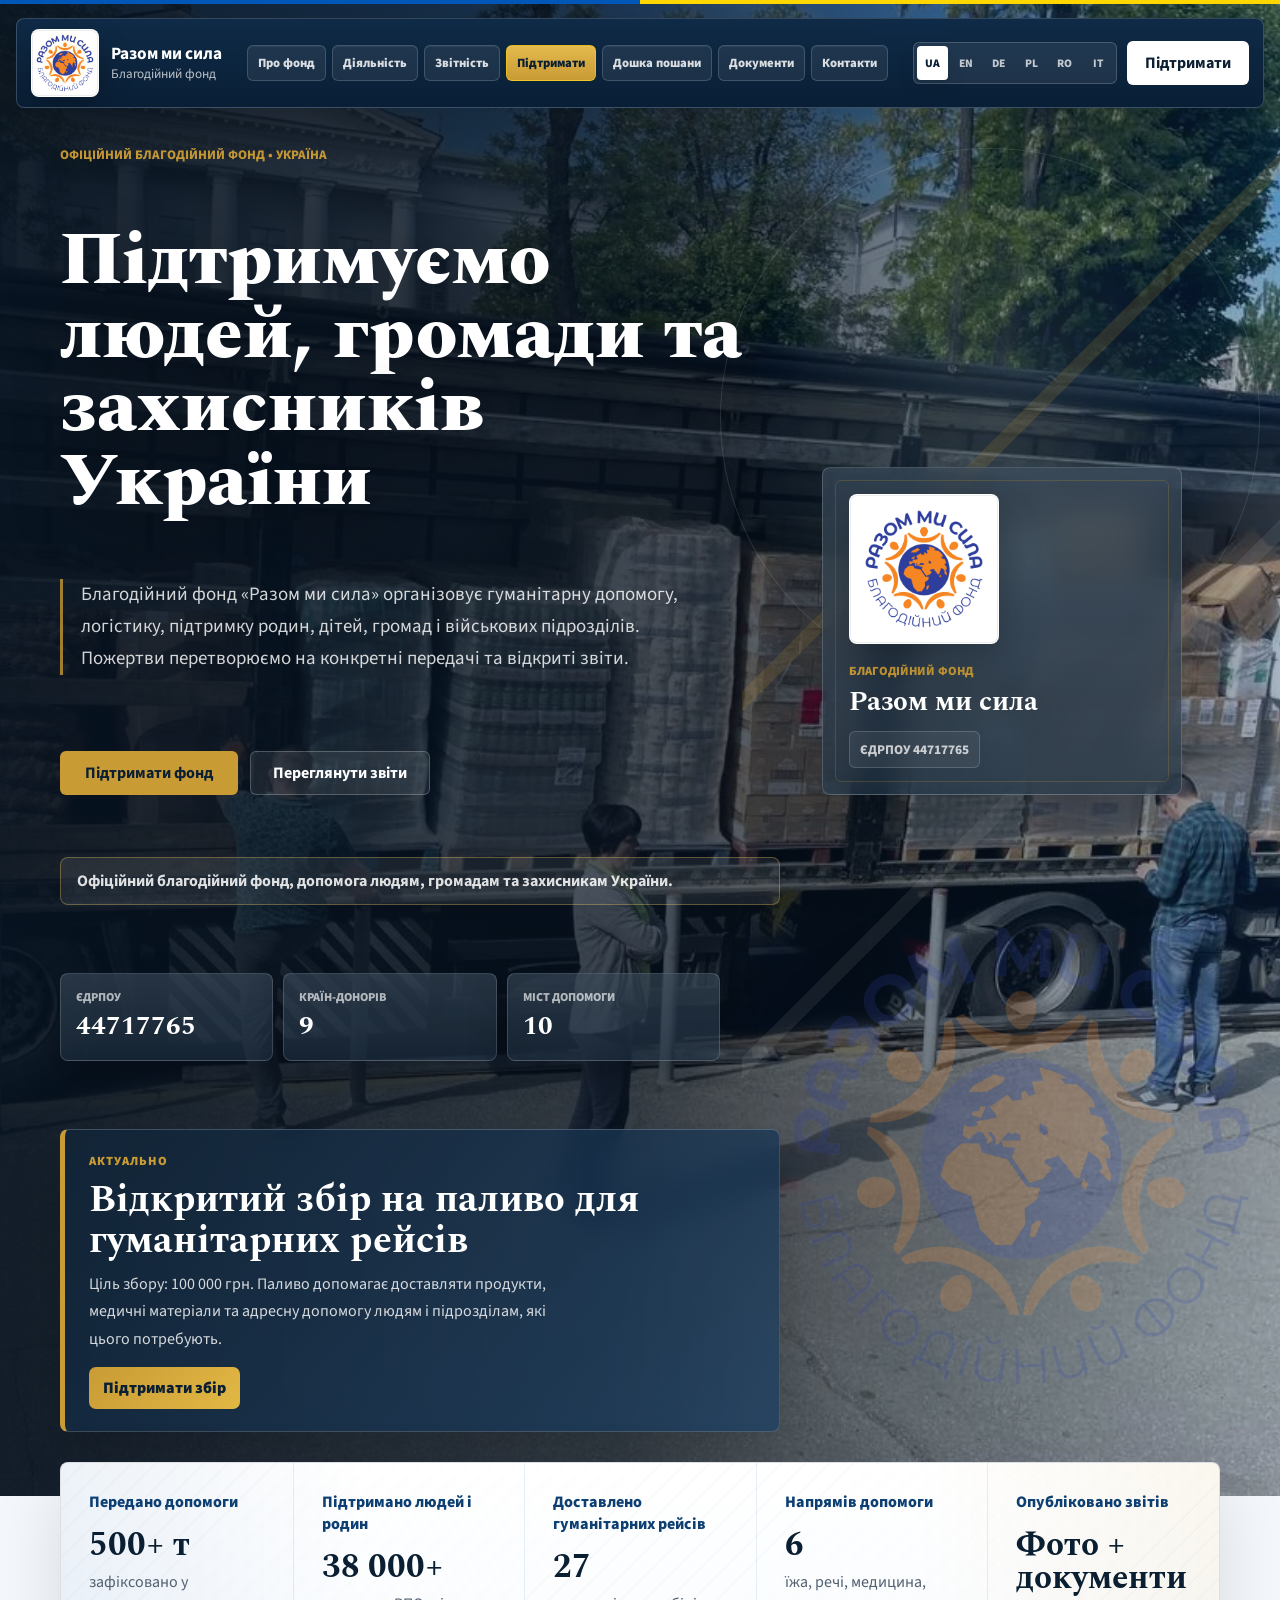
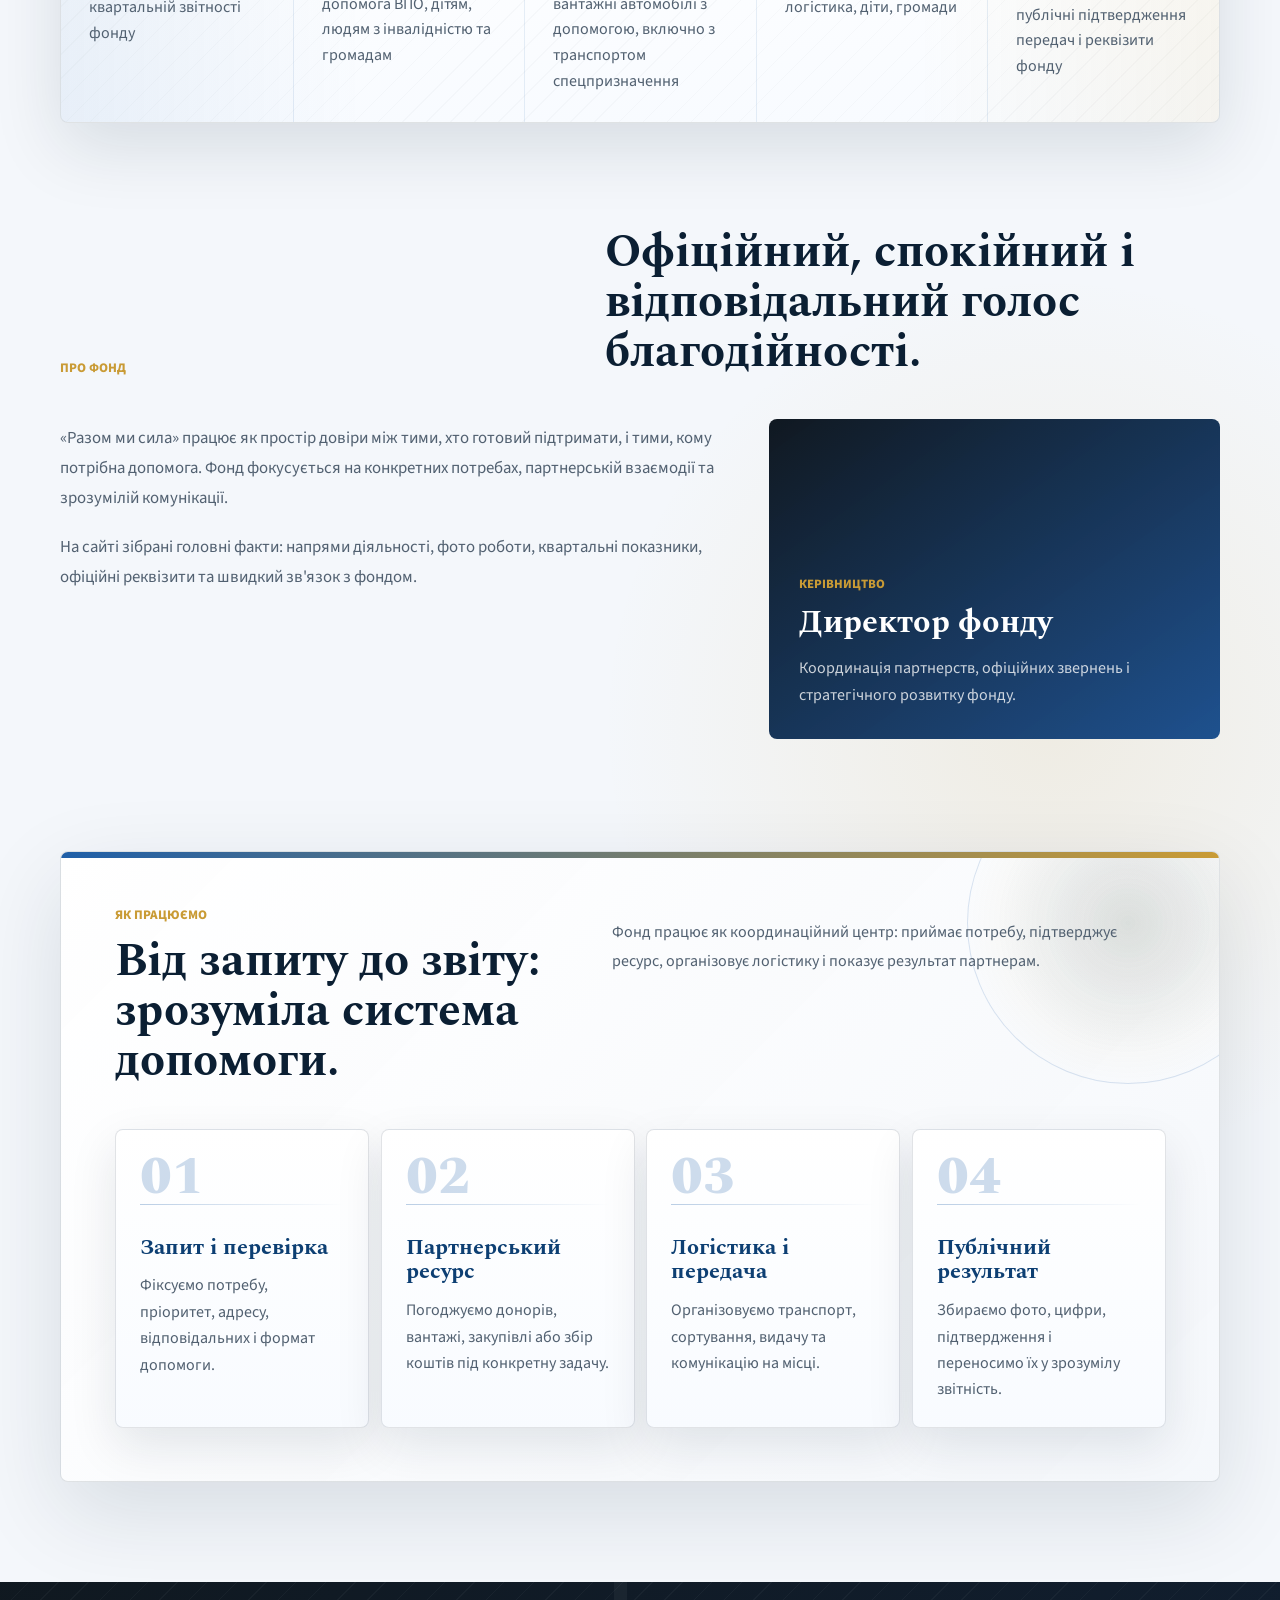
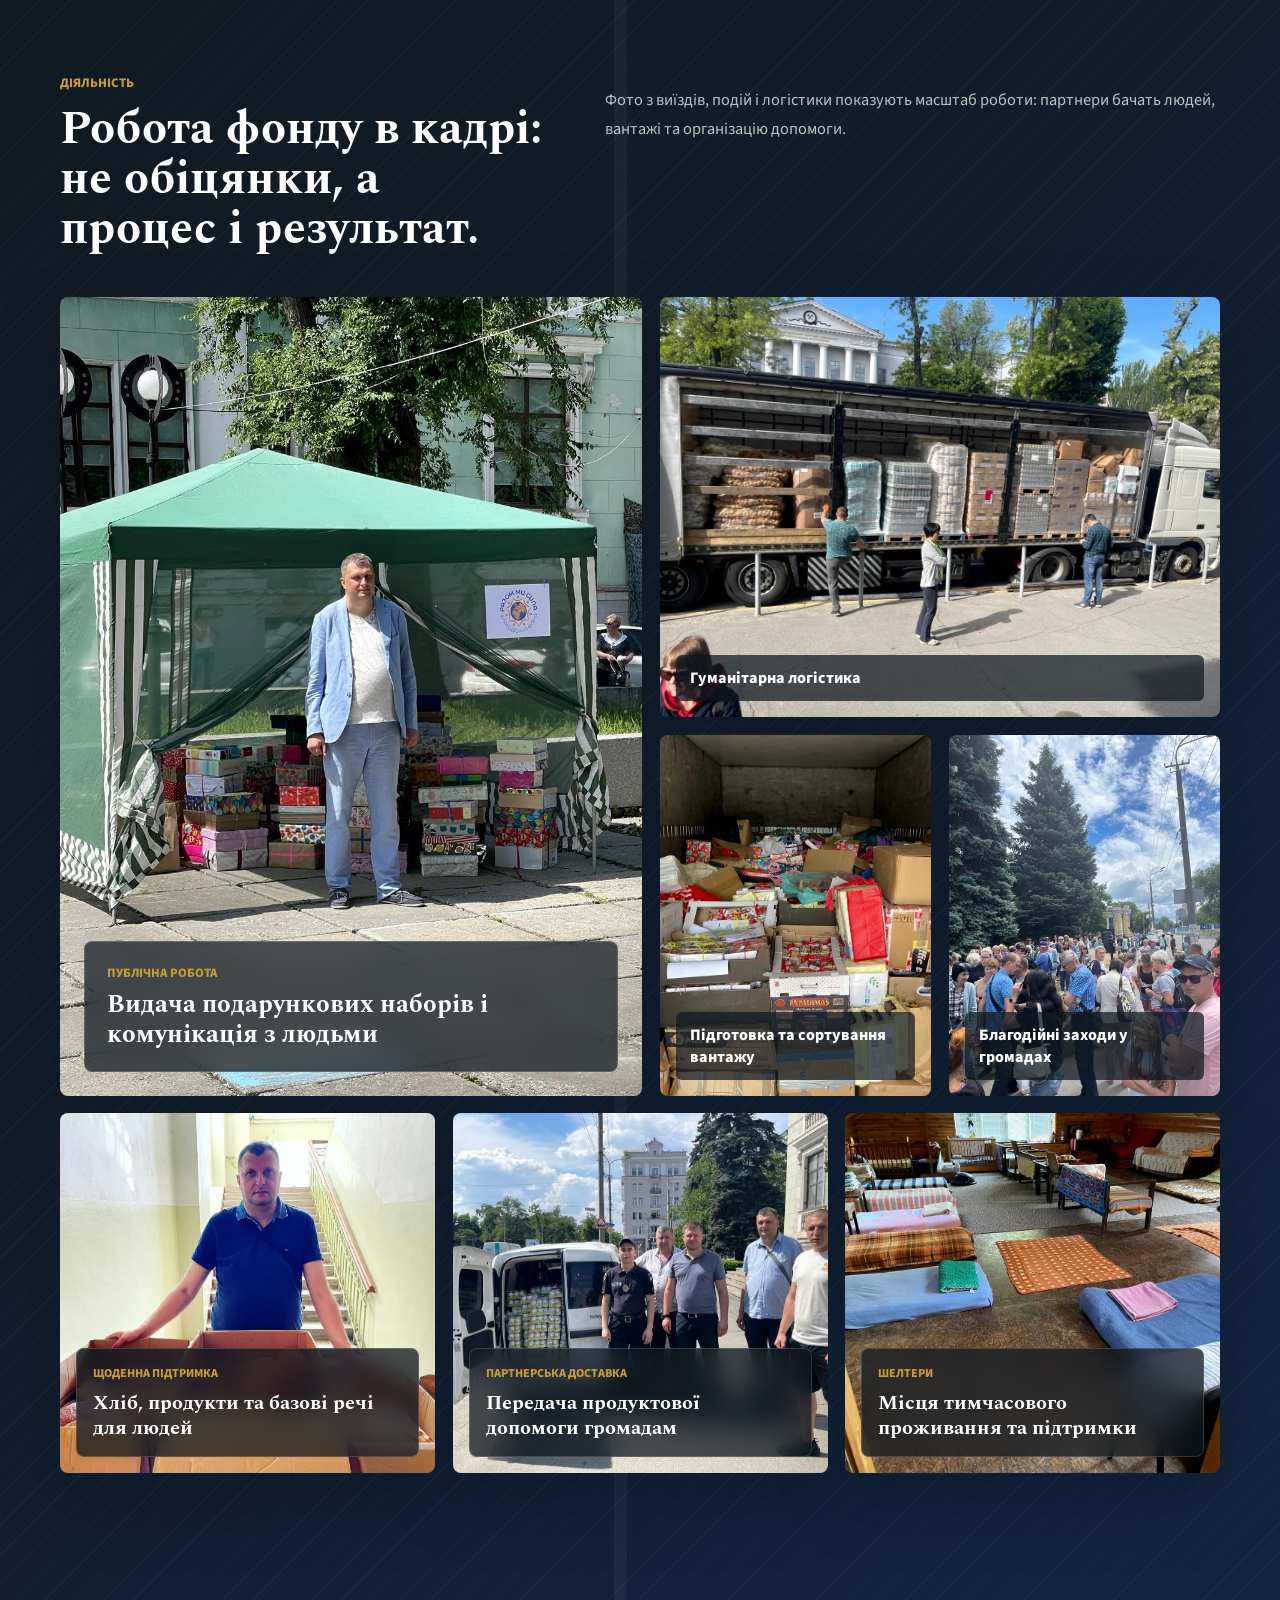
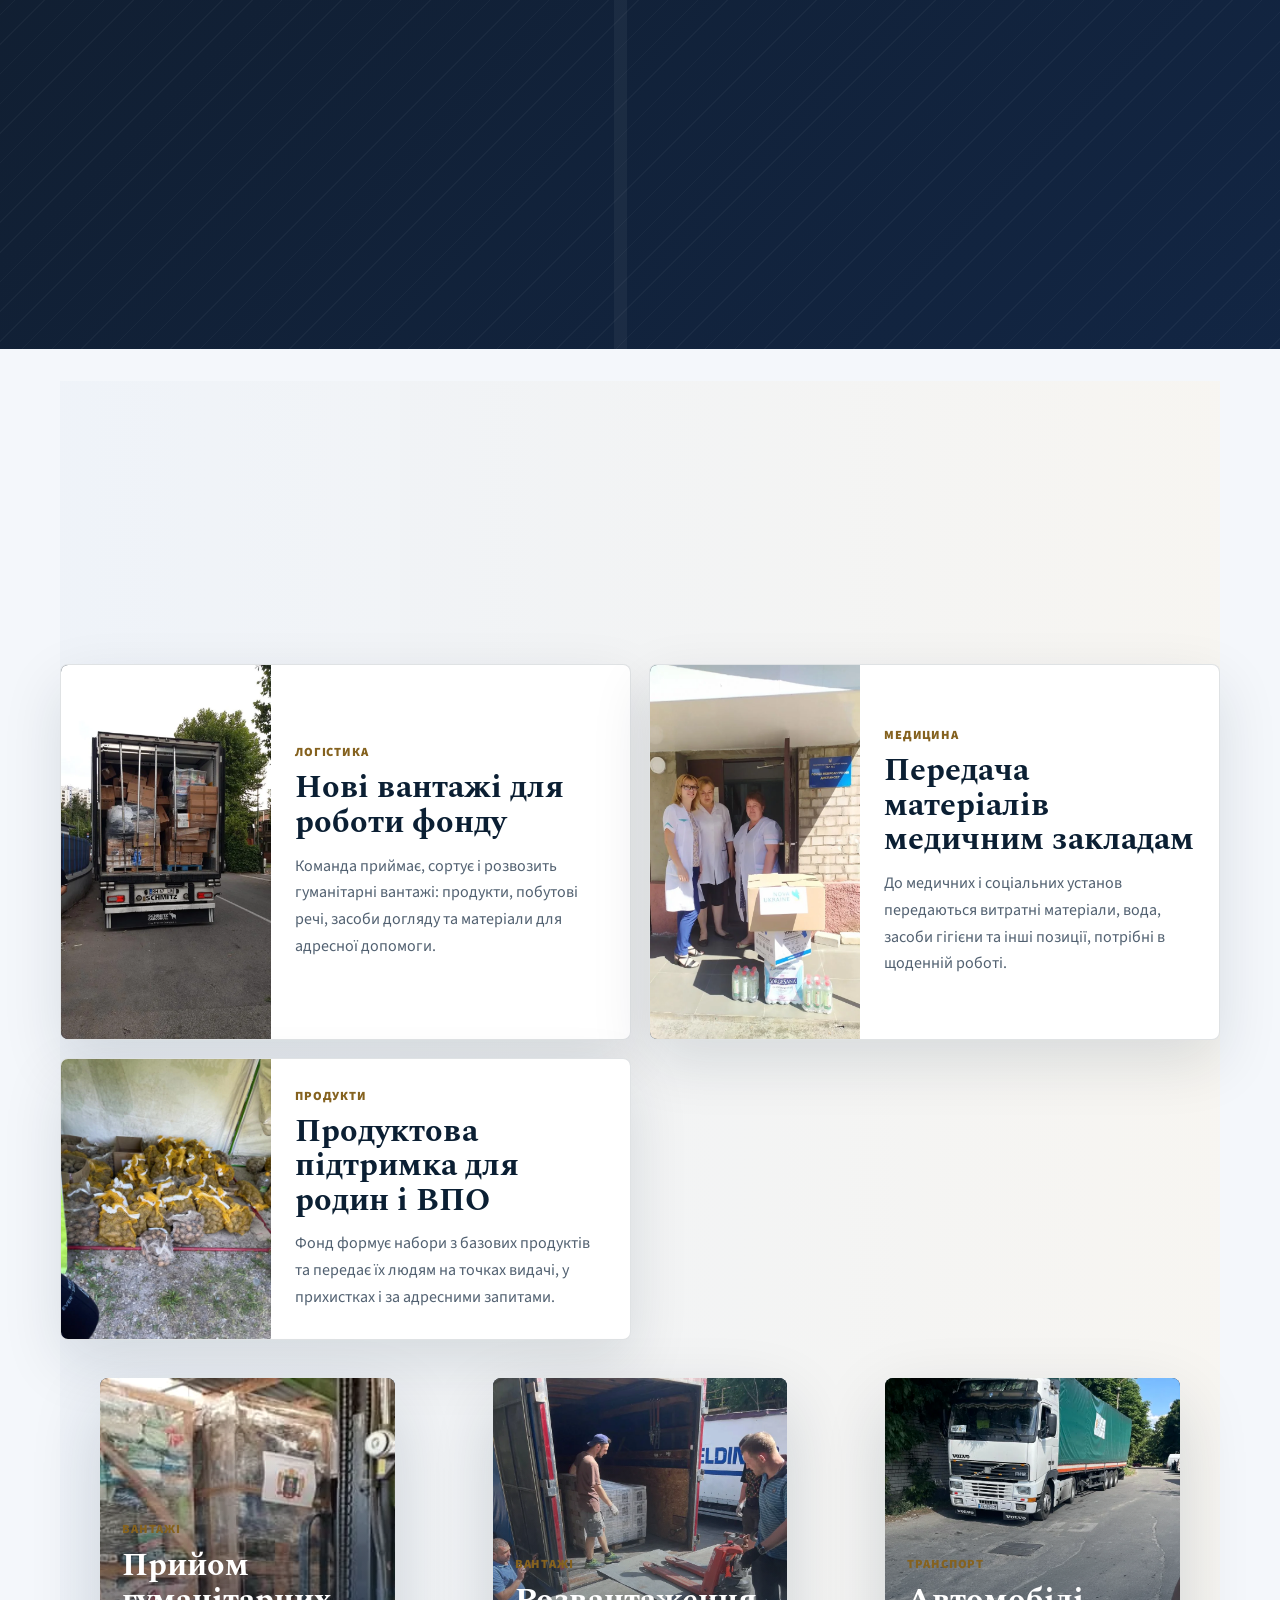
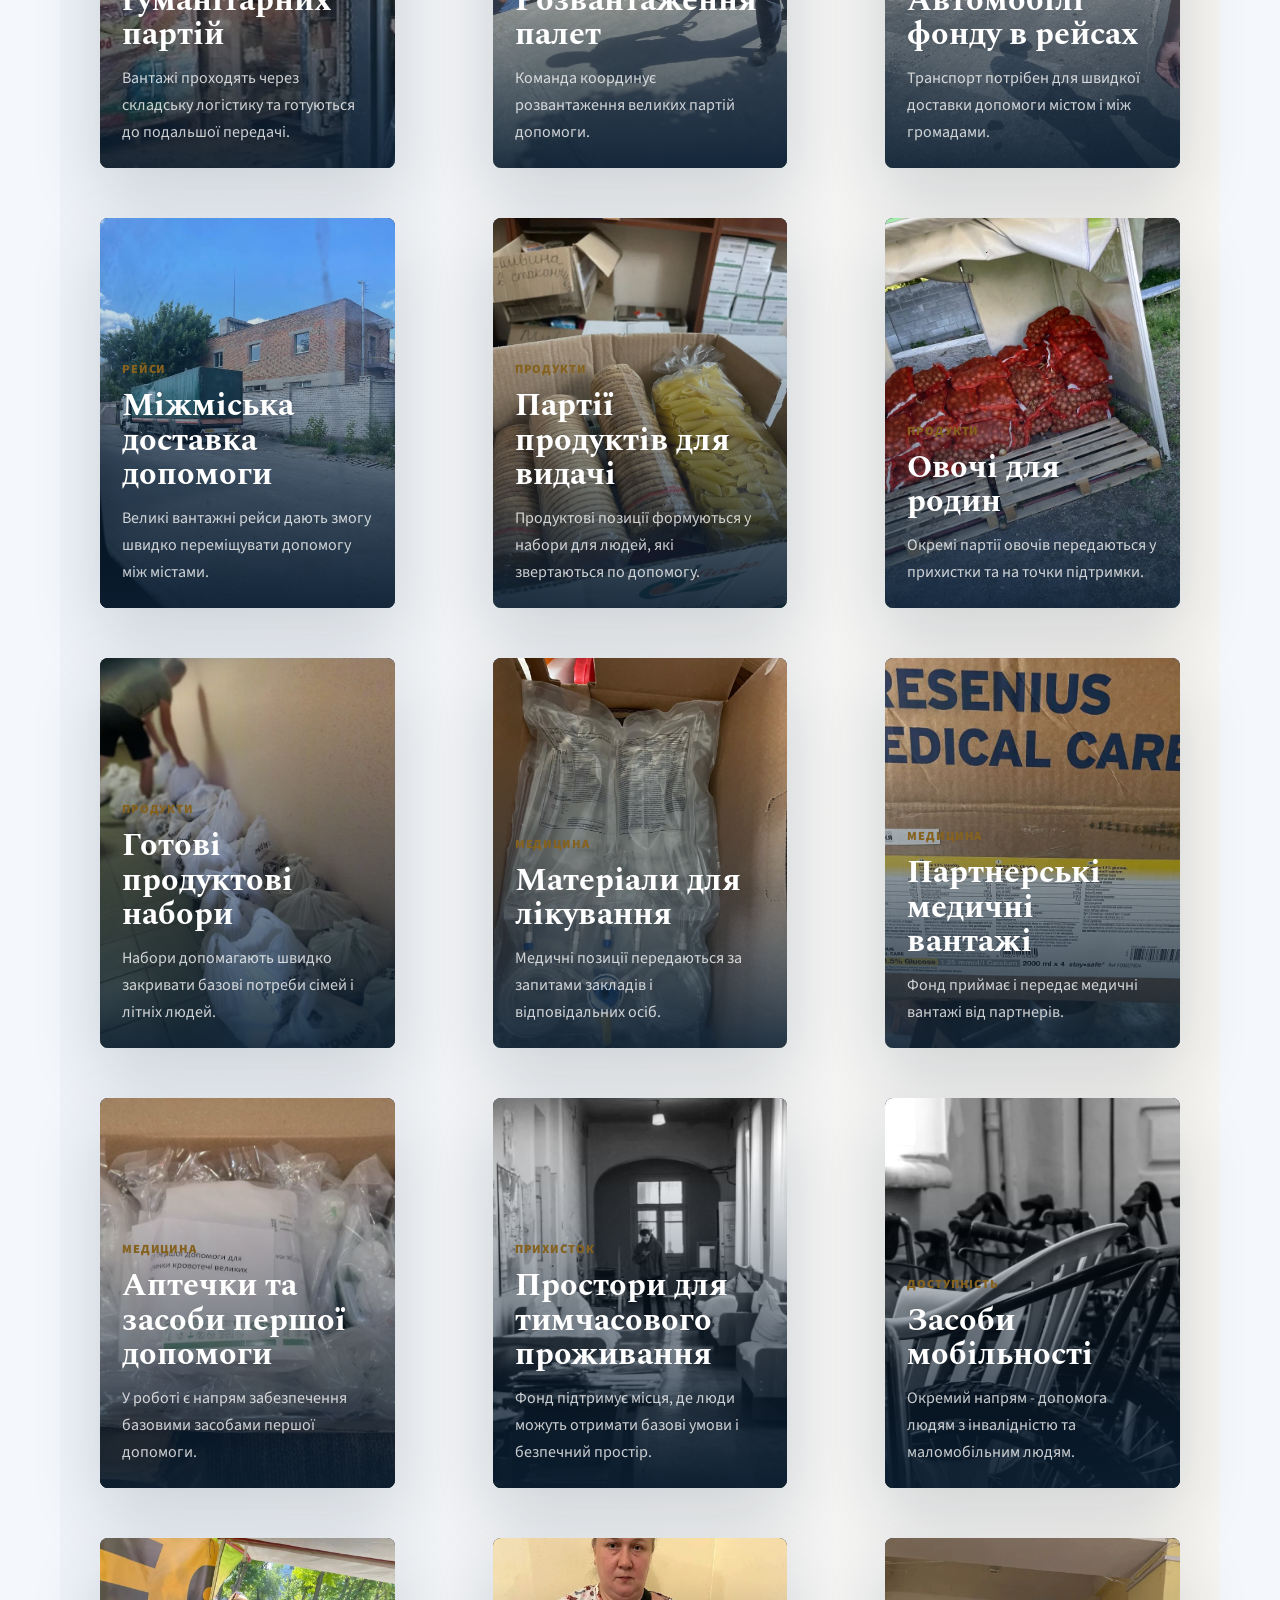
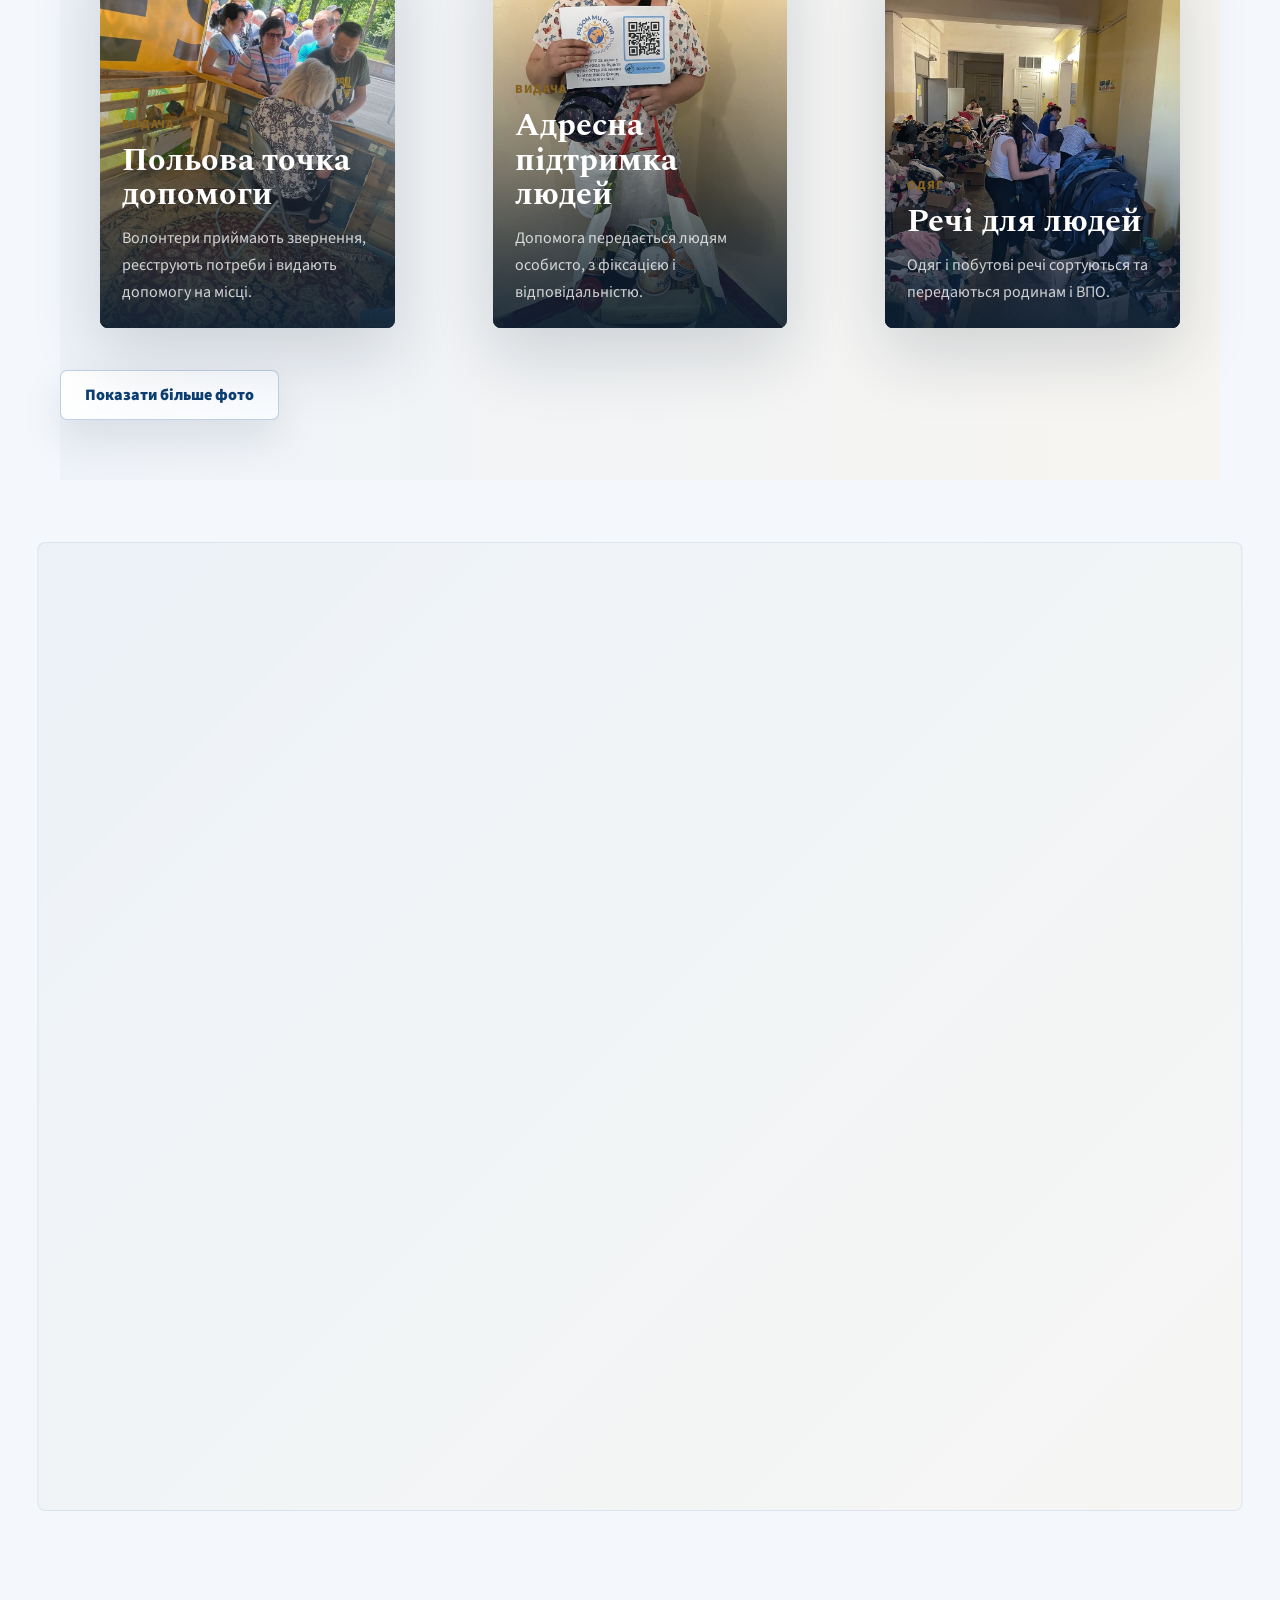
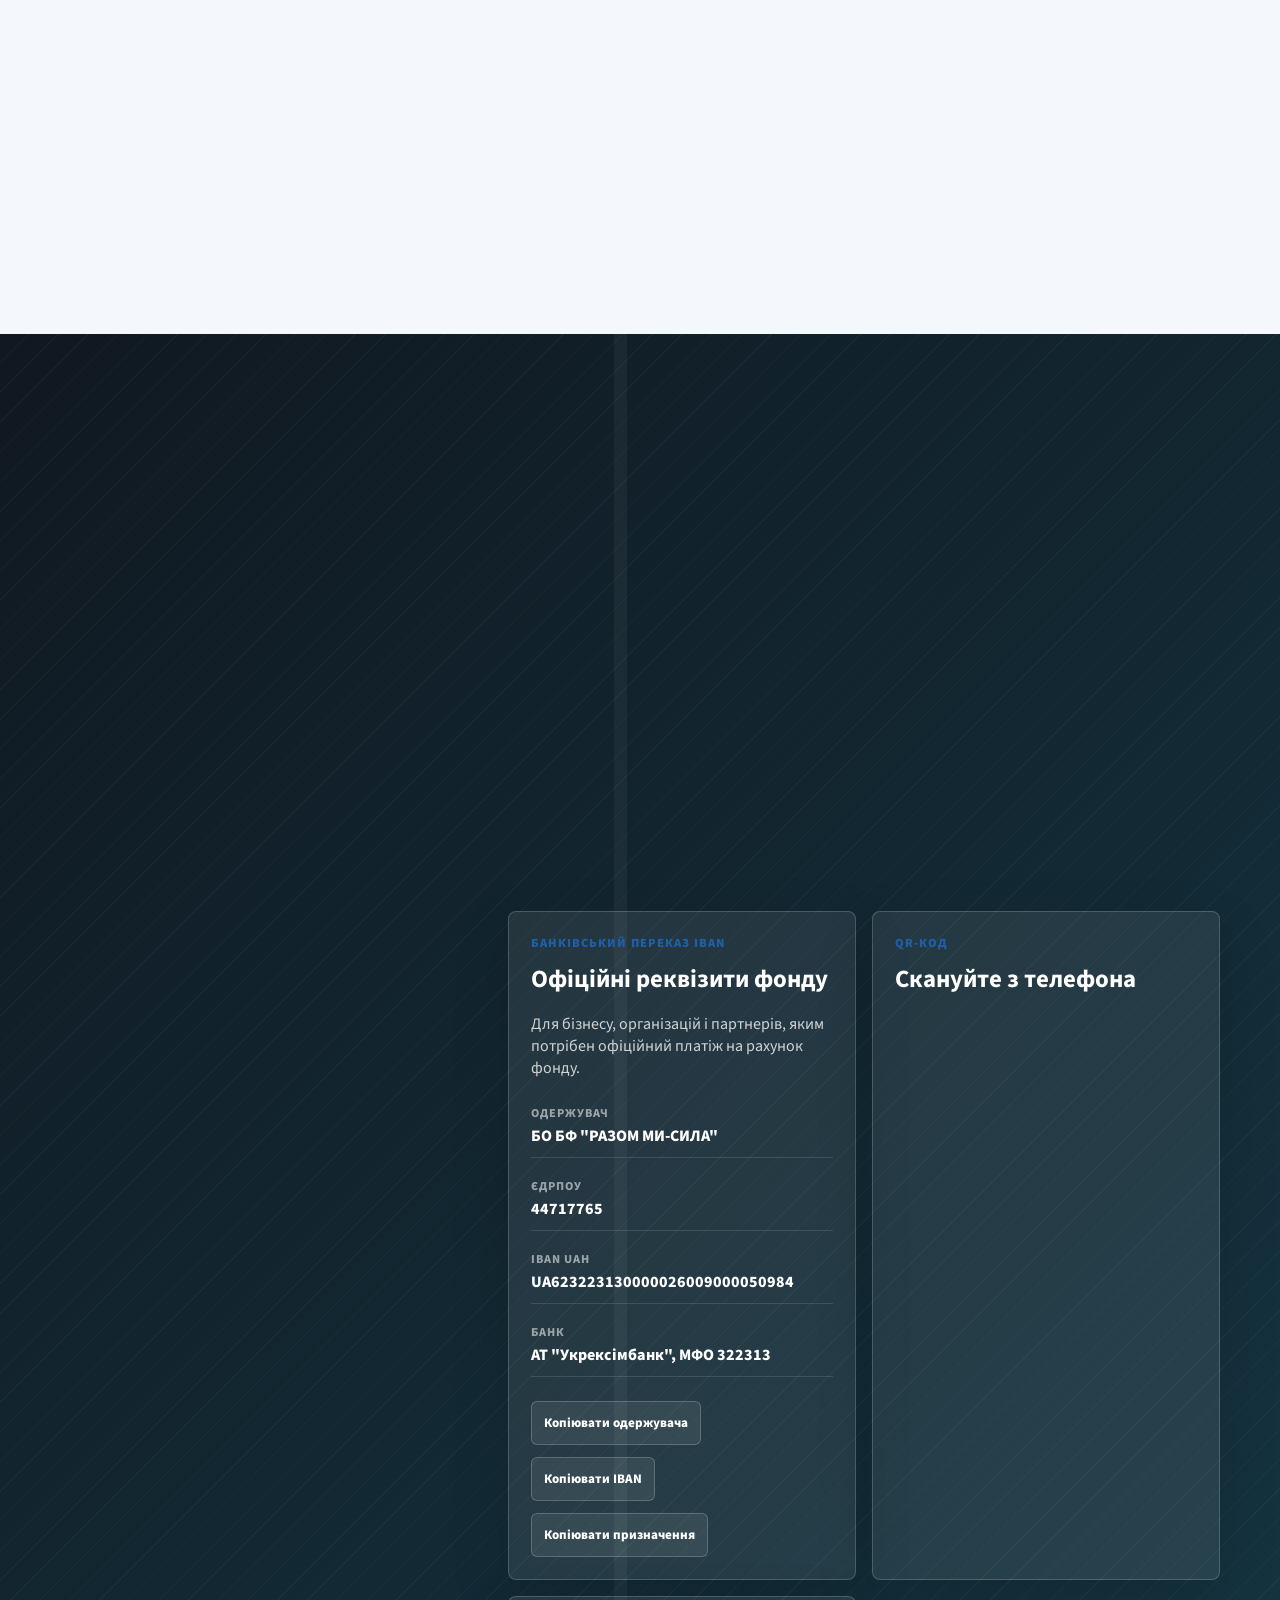
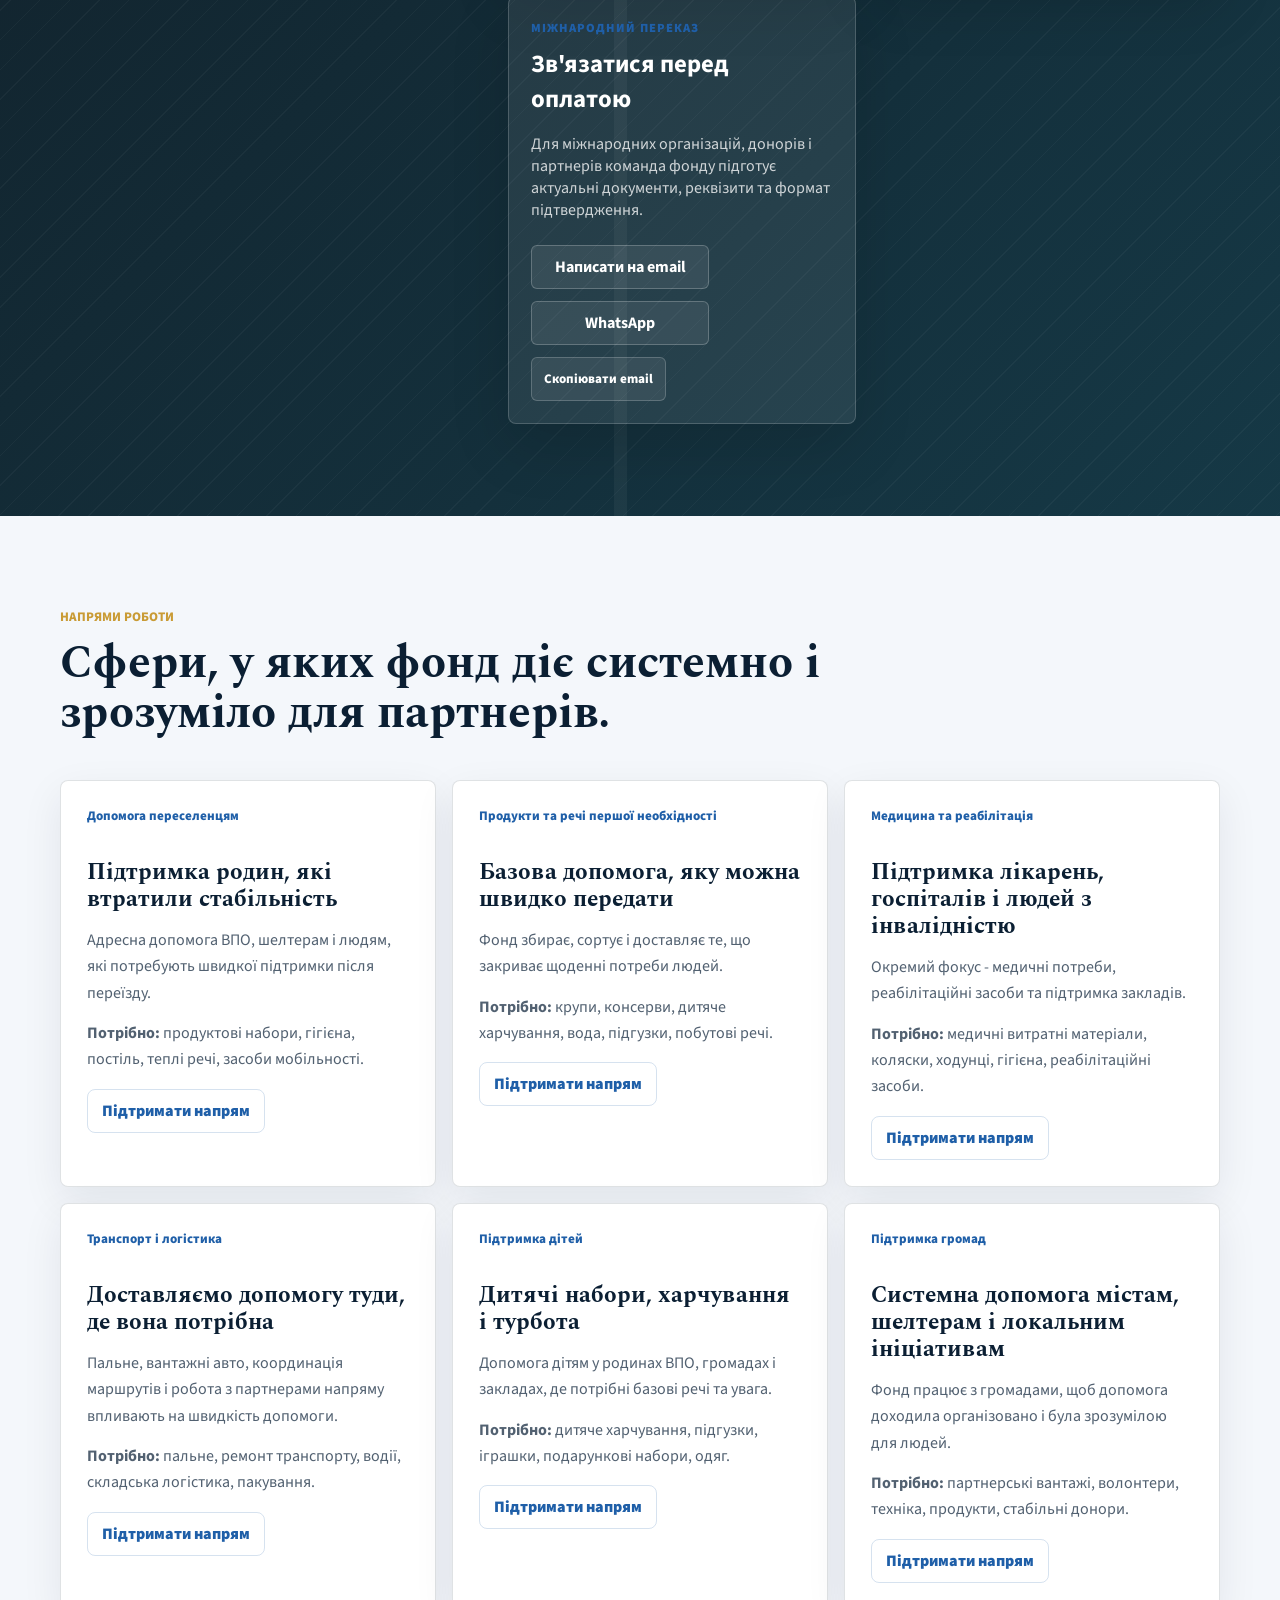
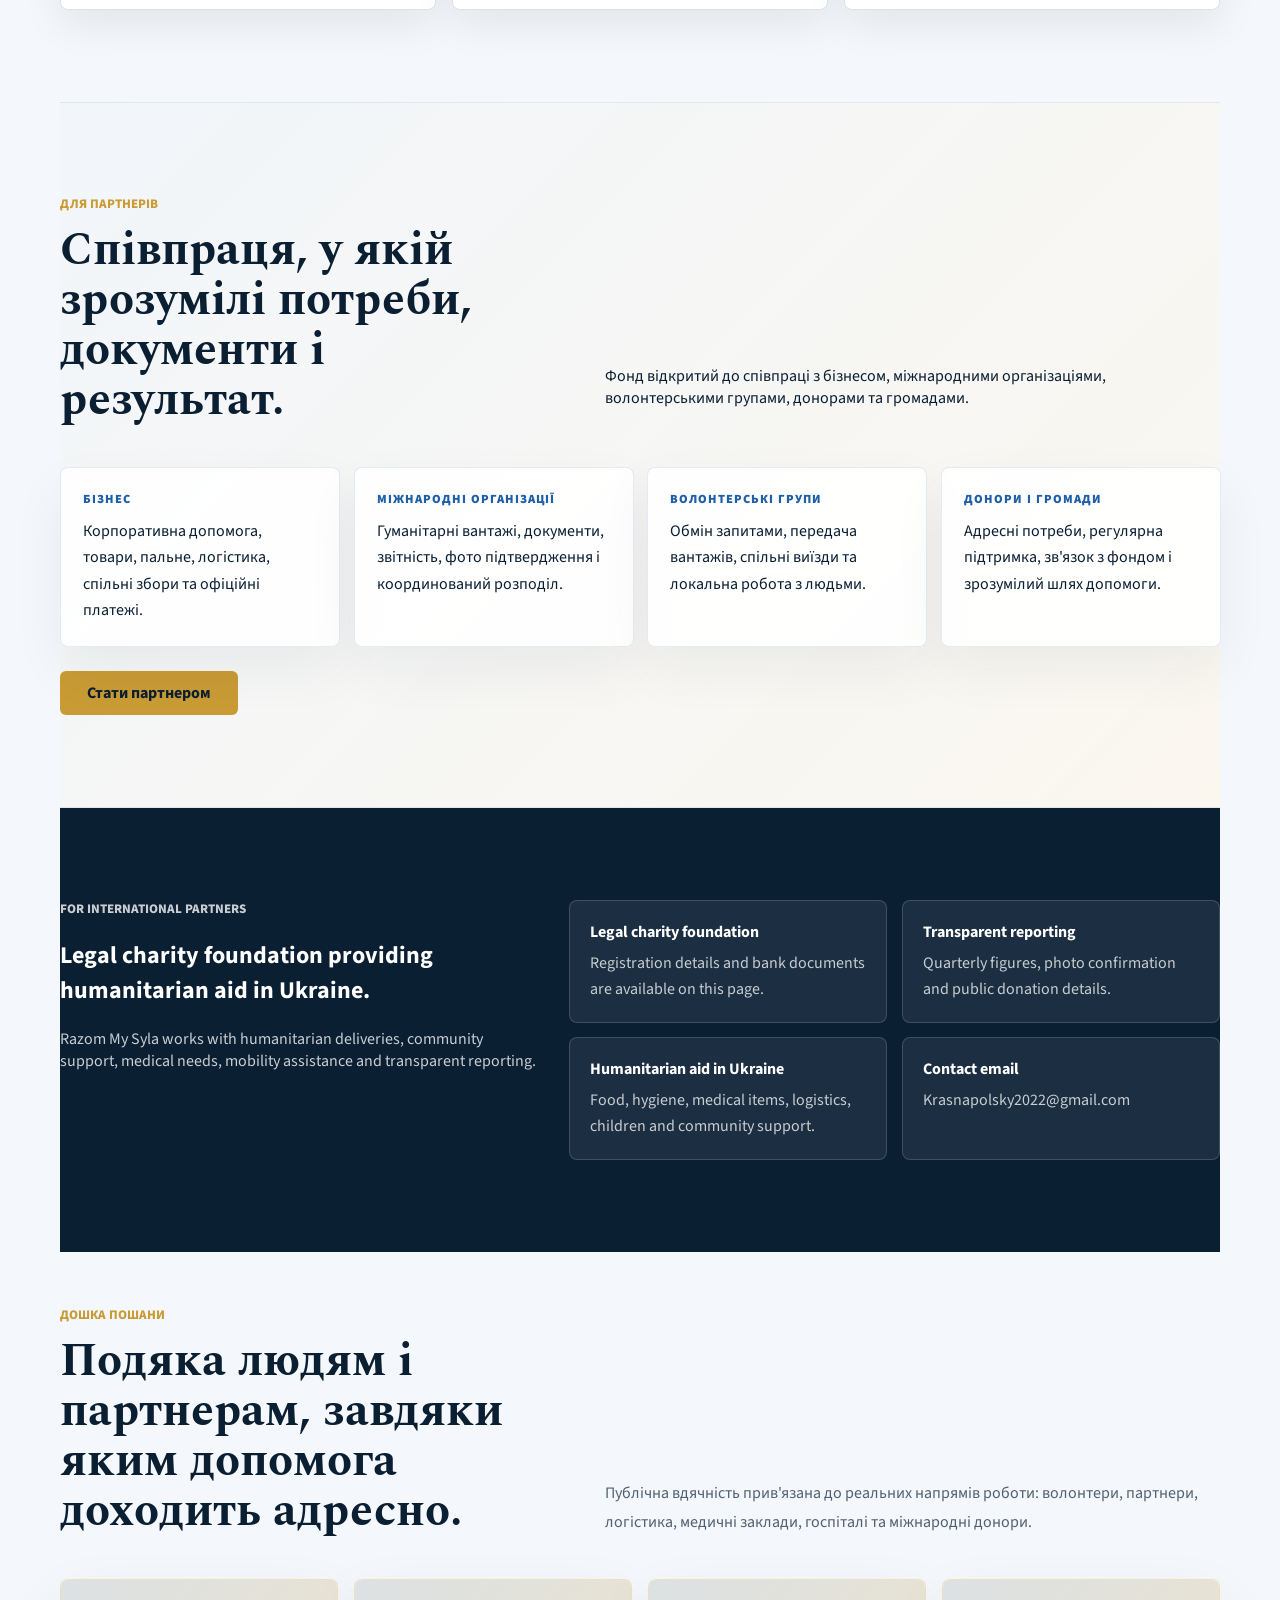
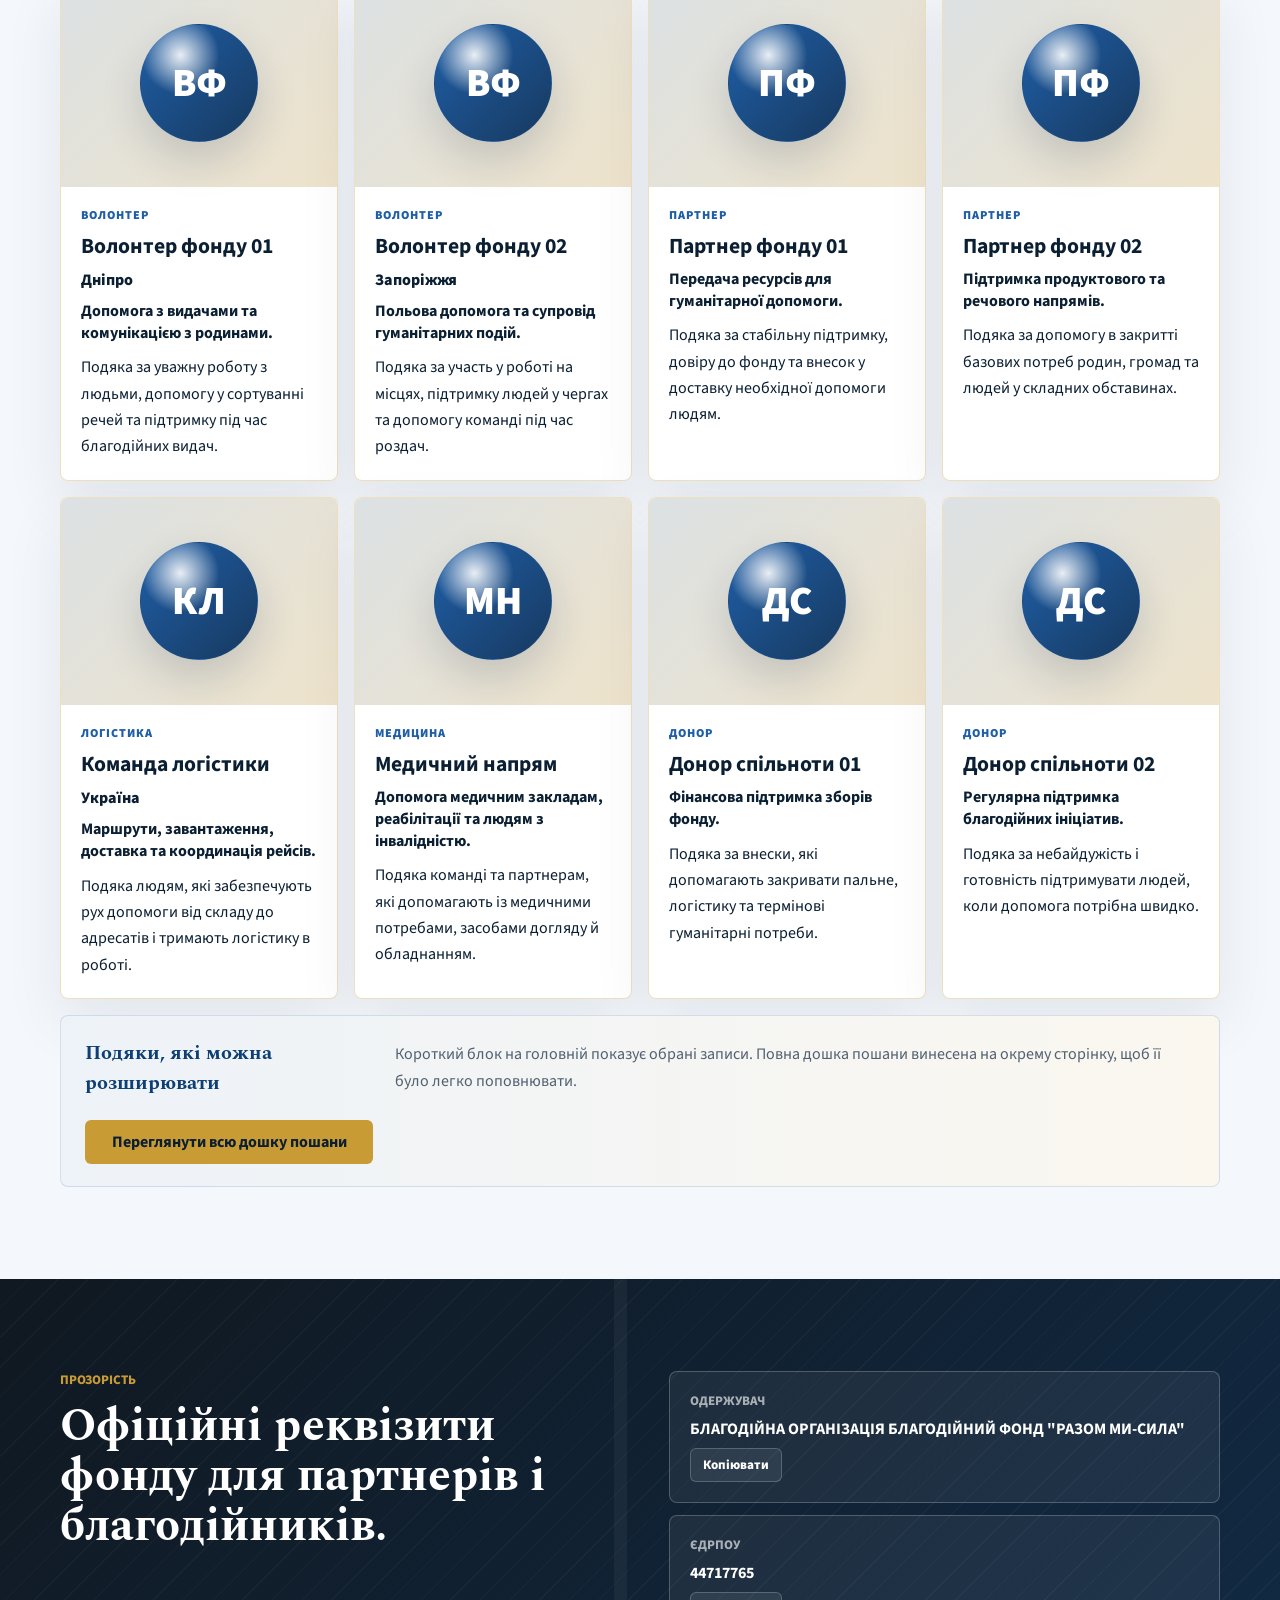
<file: index.html>
﻿<!doctype html>
<html lang="uk">
  <head>
    <meta charset="UTF-8" />
    <meta name="viewport" content="width=device-width, initial-scale=1.0" />
    <meta
      name="description"
      content="Благодійний фонд «Разом ми сила»: гуманітарна допомога, логістика, підтримка ВПО, дітей, медичних закладів і захисників України."
    />
    <meta name="keywords" content="Разом ми сила, благодійний фонд, гуманітарна допомога Україна, допомога ВПО, благодійність" />
    <meta name="robots" content="index, follow" />
    <meta name="author" content="Благодійний фонд «Разом ми сила»" />
    <meta name="theme-color" content="#0b1f33" />
    <meta property="og:type" content="website" />
    <meta property="og:locale" content="uk_UA" />
    <meta property="og:site_name" content="Разом ми сила" />
    <meta property="og:title" content="Благодійний фонд «Разом ми сила»" />
    <meta
      property="og:description"
      content="Офіційний сайт фонду: звітність, фото роботи, реквізити, гуманітарні рейси та прямий зв'язок."
    />
    <meta property="og:image" content="assets/og-razom-my-syla.webp" />
    <meta property="og:image:width" content="1200" />
    <meta property="og:image:height" content="630" />
    <meta name="twitter:card" content="summary_large_image" />
    <meta name="twitter:title" content="Благодійний фонд «Разом ми сила»" />
    <meta name="twitter:description" content="Гуманітарна допомога, логістика, звітність і офіційні реквізити фонду." />
    <meta name="twitter:image" content="assets/og-razom-my-syla.webp" />
    <title>Благодійний фонд «Разом ми сила» | Гуманітарна допомога в Україні</title>
    <link rel="canonical" href="https://razom-my-syla.pages.dev/" />
    <link rel="icon" href="assets/favicon.png" type="image/png" />
    <link rel="preload" href="assets/optimized/work-logistics.webp" as="image" />
    <link rel="preconnect" href="https://fonts.googleapis.com" />
    <link rel="preconnect" href="https://fonts.gstatic.com" crossorigin />
    <link
      href="https://fonts.googleapis.com/css2?family=Source+Sans+3:wght@400;500;600;700;800;900&family=Spectral:wght@500;600;700;800&display=swap"
      rel="stylesheet"
    />
    <link rel="stylesheet" href="styles.css" />
    <script type="application/ld+json">
      {
        "@context": "https://schema.org",
        "@type": "NGO",
        "name": "Благодійний фонд «Разом ми сила»",
        "alternateName": "Razom My Syla",
        "identifier": "ЄДРПОУ 44717765",
        "areaServed": "Україна",
        "email": "Krasnapolsky2022@gmail.com",
        "telephone": "+380981313355",
        "sameAs": [
          "https://www.facebook.com/share/1DBQkwCfPi/?mibextid=wwXIfr",
          "https://www.instagram.com/razom_mu_sila?utm_source=qr",
          "https://t.me/razom_mi_sila1"
        ]
      }
    </script>
  </head>
  <body>
    <header class="site-header" data-header>
      <a class="brand" href="#top" aria-label="Разом ми сила">
        <span class="brand-logo" aria-hidden="true">
          <img src="assets/logo-razom.png" alt="" />
        </span>
        <span class="brand-text">
          <strong data-i18n="brand.name">Разом ми сила</strong>
          <span data-i18n="brand.type">Благодійний фонд</span>
        </span>
      </a>

      <nav class="site-nav" id="site-nav" aria-label="Основна навігація">
        <a href="#about" data-i18n="nav.about">Про фонд</a>
        <a href="#activity" data-i18n="nav.activity">Діяльність</a>
        <a href="#report" data-i18n="nav.report">Звітність</a>
        <a href="#donate" data-i18n="nav.donate">Підтримати</a>
        <a href="/honor/" data-i18n="nav.honor">Дошка пошани</a>
        <a href="#documents" data-i18n="nav.documents">Документи</a>
        <a href="#contacts" data-i18n="nav.contacts">Контакти</a>
      </nav>

      <div class="header-tools">
        <div class="language-switcher" aria-label="Мова сайту">
          <button type="button" data-lang-switch="uk" aria-pressed="true">UA</button>
          <button type="button" data-lang-switch="en" aria-pressed="false">EN</button>
          <button type="button" data-lang-switch="de" aria-pressed="false">DE</button>
          <button type="button" data-lang-switch="pl" aria-pressed="false">PL</button>
          <button type="button" data-lang-switch="ro" aria-pressed="false">RO</button>
          <button type="button" data-lang-switch="it" aria-pressed="false">IT</button>
        </div>
        <a class="header-action" href="#donate" data-i18n="nav.donate">Підтримати</a>
      </div>

      <button class="menu-toggle" type="button" aria-expanded="false" aria-controls="site-nav">
        <span></span>
        <span></span>
        <span></span>
      </button>
    </header>

    <main id="top">
      <section class="hero" aria-label="Головний екран">
        <img class="hero-seal" src="assets/logo-razom.png" alt="" aria-hidden="true" />
        <div class="hero-inner">
          <p class="eyebrow" data-i18n="hero.eyebrow">Офіційний благодійний фонд • Україна</p>
          <h1 data-i18n="hero.title">Підтримуємо людей, громади та захисників України</h1>
          <p class="hero-copy" data-i18n="hero.copy">
            Благодійний фонд «Разом ми сила» організовує гуманітарну допомогу,
            логістику, підтримку родин, дітей, громад і військових підрозділів.
            Пожертви перетворюємо на конкретні передачі та відкриті звіти.
          </p>
          <div class="hero-actions">
            <a class="button button-primary" href="#donate" data-i18n="hero.primary">Підтримати фонд</a>
            <a class="button button-secondary" href="#report" data-i18n="hero.secondary">Переглянути звіти</a>
          </div>
          <p class="hero-trust">
            Офіційний благодійний фонд, допомога людям, громадам та захисникам України.
          </p>
          <div class="hero-proof-grid" aria-label="Офіційні маркери фонду">
            <div>
              <span>ЄДРПОУ</span>
              <strong>44717765</strong>
            </div>
            <div>
              <span data-i18n="hero.proof.donors">Країн-донорів</span>
              <strong>9</strong>
            </div>
            <div>
              <span data-i18n="hero.proof.cities">Міст допомоги</span>
              <strong>10</strong>
            </div>
          </div>
          <div class="hero-logo-card" aria-label="Офіційний знак фонду">
            <img src="assets/logo-razom.png" alt="" />
            <div>
              <span data-i18n="brand.type">Благодійний фонд</span>
              <strong data-i18n="brand.name">Разом ми сила</strong>
              <small>ЄДРПОУ 44717765</small>
            </div>
          </div>
          <div class="managed-notice" data-managed-notice hidden></div>
        </div>
      </section>

      <section class="credibility" aria-label="Ключові показники довіри">
        <div class="credibility-item">
          <span>Передано допомоги</span>
          <strong>500+ т</strong>
          <p>зафіксовано у квартальній звітності фонду</p>
        </div>
        <div class="credibility-item">
          <span>Підтримано людей і родин</span>
          <strong>38 000+</strong>
          <p>допомога ВПО, дітям, людям з інвалідністю та громадам</p>
        </div>
        <div class="credibility-item">
          <span>Доставлено гуманітарних рейсів</span>
          <strong>27</strong>
          <p>вантажні автомобілі з допомогою, включно з транспортом спецпризначення</p>
        </div>
        <div class="credibility-item">
          <span>Напрямів допомоги</span>
          <strong>6</strong>
          <p>їжа, речі, медицина, логістика, діти, громади</p>
        </div>
        <div class="credibility-item">
          <span>Опубліковано звітів</span>
          <strong>Фото + документи</strong>
          <p>публічні підтвердження передач і реквізити фонду</p>
        </div>
      </section>

      <section class="section about" id="about">
        <div class="section-heading">
          <p class="section-label" data-i18n="about.label">Про фонд</p>
          <h2 data-i18n="about.title">Офіційний, спокійний і відповідальний голос благодійності.</h2>
        </div>

        <div class="about-grid">
          <div class="about-copy">
            <p data-i18n="about.p1">
              «Разом ми сила» працює як простір довіри між тими, хто готовий
              підтримати, і тими, кому потрібна допомога. Фонд фокусується на
              конкретних потребах, партнерській взаємодії та зрозумілій комунікації.
            </p>
            <p data-i18n="about.p2">
              На сайті зібрані головні факти: напрями діяльності, фото роботи,
              квартальні показники, офіційні реквізити та швидкий зв'язок з фондом.
            </p>
          </div>

          <div class="director-panel" aria-label="Керівництво фонду">
            <p data-i18n="director.label">Керівництво</p>
            <strong data-i18n="director.title">Директор фонду</strong>
            <span data-i18n="director.text">
              Координація партнерств, офіційних звернень і стратегічного розвитку фонду.
            </span>
          </div>
        </div>
      </section>

      <section class="section process" id="process">
        <div class="process-shell">
          <div class="section-heading">
            <div>
              <p class="section-label" data-i18n="process.label">Як працюємо</p>
              <h2 data-i18n="process.title">Від запиту до звіту: зрозуміла система допомоги.</h2>
            </div>
            <p data-i18n="process.text">
              Фонд працює як координаційний центр: приймає потребу, підтверджує ресурс, організовує логістику і показує результат партнерам.
            </p>
          </div>

          <div class="process-grid">
            <article>
              <span>01</span>
              <strong data-i18n="process.step1.title">Запит і перевірка</strong>
              <p data-i18n="process.step1.text">Фіксуємо потребу, пріоритет, адресу, відповідальних і формат допомоги.</p>
            </article>
            <article>
              <span>02</span>
              <strong data-i18n="process.step2.title">Партнерський ресурс</strong>
              <p data-i18n="process.step2.text">Погоджуємо донорів, вантажі, закупівлі або збір коштів під конкретну задачу.</p>
            </article>
            <article>
              <span>03</span>
              <strong data-i18n="process.step3.title">Логістика і передача</strong>
              <p data-i18n="process.step3.text">Організовуємо транспорт, сортування, видачу та комунікацію на місці.</p>
            </article>
            <article>
              <span>04</span>
              <strong data-i18n="process.step4.title">Публічний результат</strong>
              <p data-i18n="process.step4.text">Збираємо фото, цифри, підтвердження і переносимо їх у зрозумілу звітність.</p>
            </article>
          </div>
        </div>
      </section>

      <section class="activity" id="activity">
        <div class="activity-inner">
          <div class="section-heading activity-heading">
            <div>
              <p class="section-label" data-i18n="activity.label">Діяльність</p>
              <h2 data-i18n="activity.title">Робота фонду в кадрі: не обіцянки, а процес і результат.</h2>
            </div>
            <p data-i18n="activity.text">
              Фото з виїздів, подій і логістики показують масштаб роботи:
              партнери бачать людей, вантажі та організацію допомоги.
            </p>
          </div>

          <div class="photo-story">
            <figure class="story-main">
              <img src="assets/optimized/work-director.webp" alt="Представник фонду біля точки видачі допомоги" loading="lazy" />
              <figcaption>
                <span data-i18n="photo.main.label">Публічна робота</span>
                <strong data-i18n="photo.main.title">Видача подарункових наборів і комунікація з людьми</strong>
              </figcaption>
            </figure>

            <div class="story-side">
              <figure>
                <img src="assets/optimized/work-logistics.webp" alt="Вантажний автомобіль з гуманітарною допомогою" loading="lazy" />
                <figcaption data-i18n="photo.logistics">Гуманітарна логістика</figcaption>
              </figure>
              <figure>
                <img src="assets/optimized/work-cargo.webp" alt="Коробки з допомогою всередині вантажного автомобіля" loading="lazy" />
                <figcaption data-i18n="photo.cargo">Підготовка та сортування вантажу</figcaption>
              </figure>
              <figure>
                <img src="assets/optimized/work-community.webp" alt="Люди на благодійному заході фонду" loading="lazy" />
                <figcaption data-i18n="photo.community">Благодійні заходи у громадах</figcaption>
              </figure>
            </div>
          </div>

          <div class="impact-cases" aria-label="Приклади допомоги фонду">
            <figure>
              <img src="assets/optimized/work-bread.webp" alt="Коробки зі свіжим хлібом для передачі людям" loading="lazy" />
              <figcaption>
                <span data-i18n="case.bread.label">Щоденна підтримка</span>
                <strong data-i18n="case.bread.title">Хліб, продукти та базові речі для людей</strong>
              </figcaption>
            </figure>
            <figure>
              <img src="assets/optimized/work-food-partners.webp" alt="Передача продуктової допомоги разом з партнерами" loading="lazy" />
              <figcaption>
                <span data-i18n="case.food.label">Партнерська доставка</span>
                <strong data-i18n="case.food.title">Передача продуктової допомоги громадам</strong>
              </figcaption>
            </figure>
            <figure>
              <img src="assets/optimized/work-shelter.webp" alt="Облаштоване приміщення шелтеру з місцями для проживання" loading="lazy" />
              <figcaption>
                <span data-i18n="case.shelter.label">Шелтери</span>
                <strong data-i18n="case.shelter.title">Місця тимчасового проживання та підтримки</strong>
              </figcaption>
            </figure>
          </div>

          <div class="field-notes" aria-label="Окремі історії допомоги">
            <article>
              <img src="assets/optimized/work-defenders.webp" alt="Представники фонду під час зустрічі з військовими" loading="lazy" />
              <div>
                <p class="section-label" data-i18n="field.defenders.label">Підтримка захисників</p>
                <h3 data-i18n="field.defenders.title">Допомога тим, хто тримає країну.</h3>
                <p data-i18n="field.defenders.text">
                  Партнерські зустрічі, передача ресурсів і координація запитів
                  для підрозділів та військових госпіталів.
                </p>
              </div>
            </article>
            <article>
              <img src="assets/optimized/work-mobility.webp" alt="Передача інвалідного візка людині, яка потребує підтримки" loading="lazy" />
              <div>
                <p class="section-label" data-i18n="field.mobility.label">Адресна допомога</p>
                <h3 data-i18n="field.mobility.title">Мобільність, гідність і конкретний результат.</h3>
                <p data-i18n="field.mobility.text">
                  Інвалідні візки, ходунці та інші засоби підтримки передаються
                  людям, яким вони потрібні тут і зараз.
                </p>
              </div>
            </article>
          </div>
        </div>
      </section>

      <section class="section managed-updates-section" id="updates" data-managed-updates-section hidden>
        <div class="section-heading">
          <div>
            <p class="section-label" data-i18n="managed.label">Оновлення</p>
            <h2 data-i18n="managed.title">Нові записи, фото та короткі звіти з адмін-панелі.</h2>
          </div>
          <p data-i18n="managed.text">
            Цей блок можна поповнювати самостійно: додавати події, фото з роботи фонду, посилання та короткі пояснення.
          </p>
        </div>

        <div class="managed-updates-grid" data-managed-updates></div>
        <div class="managed-gallery-grid" data-managed-gallery></div>
        <button class="gallery-toggle" type="button" data-managed-gallery-more aria-expanded="false" hidden data-i18n="managed.gallery.more">
          Показати більше фото
        </button>
      </section>

      <section class="section report" id="report">
        <div class="report-layout">
          <div class="report-copy">
            <p class="section-label" data-i18n="report.label">Звітність за квартал</p>
            <h2 data-i18n="report.title">Підсумки кварталу в цифрах, які легко перевірити і показати.</h2>
            <p data-i18n="report.text">
              Інформацію з квартальної інфографіки перенесено в живий блок сайту:
              без дрібного тексту на картинці, з чіткими категоріями і акцентом на результат.
            </p>
          </div>

          <div class="report-board" aria-label="Квартальні показники фонду">
            <div>
              <span>80</span>
              <p data-i18n="report.top.volunteers">волонтерів залучені до роботи фонду</p>
            </div>
            <div>
              <span>27</span>
              <p data-i18n="report.top.trucks">вантажних автомобілів отримано</p>
            </div>
            <div>
              <span>500+ т</span>
              <p data-i18n="report.top.cargo">гуманітарного вантажу опрацьовано</p>
            </div>
            <div>
              <span>38 000+</span>
              <p data-i18n="report.top.idp">ВПО отримали допомогу через проєкти фонду</p>
            </div>
          </div>
        </div>

        <div class="report-breakdown" aria-label="Детальна звітність за квартал">
          <article class="report-panel report-panel-strong">
            <span data-i18n="report.received">Отримано</span>
            <ul>
              <li><strong>27</strong><p data-i18n="report.received.trucks">вантажних автомобілів, з яких 2 військового призначення</p></li>
              <li><strong>500+ т</strong><p data-i18n="report.received.cargo">гуманітарного вантажу</p></li>
              <li><strong>10</strong><p data-i18n="report.received.events">благодійних заходів</p></li>
              <li><strong>1</strong><p data-i18n="report.received.shelter">шелтер на утриманні фонду</p></li>
            </ul>
          </article>

          <article class="report-panel">
            <span>Передано</span>
            <ul>
              <li><strong>500</strong><p data-i18n="report.distributed.strollers">дитячих візочків</p></li>
              <li><strong>70</strong><p data-i18n="report.distributed.wheelchairs">інвалідних колясок</p></li>
              <li><strong>100</strong><p data-i18n="report.distributed.walkers">ходунців для дорослих</p></li>
              <li><strong>900</strong><p data-i18n="report.distributed.gifts">подарункових наборів для дітей до Дня захисту дітей</p></li>
            </ul>
          </article>

          <article class="report-panel">
            <span data-i18n="report.helped">Надали допомогу</span>
            <ul>
              <li><strong>4</strong><p data-i18n="report.helped.shelters">шелтерам</p></li>
              <li><strong>10</strong><p data-i18n="report.helped.cities">містам</p></li>
              <li><strong>38 тис.+</strong><p data-i18n="report.helped.idp">внутрішньо переміщеним особам</p></li>
            </ul>
          </article>

          <article class="report-panel">
            <span data-i18n="report.defense">Допомога воїнам</span>
            <ul>
              <li><strong>4</strong><p data-i18n="report.defense.zsu">бригади ЗСУ</p></li>
              <li><strong>5</strong><p data-i18n="report.defense.tro">бригад ТРО</p></li>
              <li><strong>6</strong><p data-i18n="report.defense.hospitals">військових госпіталів</p></li>
              <li><strong>9</strong><p data-i18n="report.defense.donors">країн-донорів долучилися до допомоги</p></li>
            </ul>
          </article>
        </div>

        <div class="report-proof-grid" aria-label="Що входить до звітності фонду">
          <article class="report-proof-card">
            <span>Отримано</span>
            <p>Вантажні автомобілі, гуманітарний вантаж, благодійні заходи та шелтер на утриманні фонду.</p>
          </article>
          <article class="report-proof-card">
            <span>Передано</span>
            <p>Візочки, коляски, ходунці, дитячі набори, продукти, речі першої необхідності та адресна допомога.</p>
          </article>
          <article class="report-proof-card">
            <span>Закуплено</span>
            <p>Пальне й необхідні позиції під конкретні виїзди, збори та запити громад без вигаданих показників.</p>
          </article>
          <article class="report-proof-card">
            <span>Фотофіксація</span>
            <p>Фотографії передач, логістики, роботи з людьми та партнерських гуманітарних рейсів.</p>
          </article>
          <article class="report-proof-card">
            <span>Документи</span>
            <p>Реєстраційні документи, банківські реквізити та звітна інфографіка в окремому розділі.</p>
          </article>
        </div>

        <div class="report-note">
          <strong data-i18n="report.note.title">Звітність за квартал</strong>
          <p data-i18n="report.note.text">Дані перенесено з оригінальної інфографіки фонду і оформлено як окремий репутаційний блок сайту.</p>
          <a class="button button-secondary" href="#documents">Дивитися документи</a>
        </div>
      </section>

      <section class="donate" id="donate">
        <div class="donate-inner donate-inner-expanded">
          <div class="donate-copy">
            <p class="section-label" data-i18n="donate.label">Підтримати фонд</p>
            <h2>Оберіть зручний спосіб допомоги.</h2>
            <p>
              Пожертви спрямовуються на гуманітарні виїзди, пальне, продукти,
              медичні потреби, підтримку дітей, громад і захисників України.
            </p>
            <div class="donate-impact" aria-label="На що вистачає пожертв">
              <div>
                <span data-i18n="donate.impact.one.label">500 грн</span>
                <p data-i18n="donate.impact.one.text">допомагають закрити частину пального для міського виїзду</p>
              </div>
              <div>
                <span data-i18n="donate.impact.two.label">1 000 грн</span>
                <p data-i18n="donate.impact.two.text">підсилюють доставку продуктів, речей або засобів мобільності</p>
              </div>
              <div>
                <span data-i18n="donate.impact.three.label">5 000 грн</span>
                <p data-i18n="donate.impact.three.text">наближають великий гуманітарний рейс між громадами</p>
              </div>
            </div>
          </div>

          <div class="donate-methods" aria-label="Способи пожертви">
            <article class="donate-method donate-method-feature">
              <span>Швидкий донат через Monobank</span>
              <h3>Банка на паливо для гуманітарних виїздів</h3>
              <p>
                Паливо - це швидкість доставки допомоги: вантажі, виїзди до громад,
                передача продуктів, засобів мобільності та підтримка військових напрямів.
              </p>
              <div class="donate-goal">
                <span data-i18n="donate.goal.label">Ціль збору</span>
                <strong data-i18n="donate.goal.value">100 000 грн</strong>
              </div>
              <div class="donate-actions">
                <a class="button button-primary" href="https://send.monobank.ua/jar/6iL3oH5Vde" target="_blank" rel="noopener" data-i18n="donate.open">
                  Відкрити Банку
                </a>
                <button class="copy-button light" type="button" data-copy="4874100038629211" data-i18n="donate.copyCard">
                  Скопіювати карту
                </button>
                <button class="copy-button light" type="button" data-copy="https://send.monobank.ua/jar/6iL3oH5Vde" data-i18n="donate.copyLink">
                  Скопіювати посилання
                </button>
              </div>
              <div class="donate-card-number">
                <span data-i18n="donate.card.label">Номер картки Банки</span>
                <strong>4874 1000 3862 9211</strong>
              </div>
            </article>

            <article class="donate-method">
              <span>Банківський переказ IBAN</span>
              <h3>Офіційні реквізити фонду</h3>
              <p>Для бізнесу, організацій і партнерів, яким потрібен офіційний платіж на рахунок фонду.</p>
              <dl class="donate-details">
                <div>
                  <dt>Одержувач</dt>
                  <dd>БО БФ "РАЗОМ МИ-СИЛА"</dd>
                </div>
                <div>
                  <dt>ЄДРПОУ</dt>
                  <dd>44717765</dd>
                </div>
                <div>
                  <dt>IBAN UAH</dt>
                  <dd>UA623223130000026009000050984</dd>
                </div>
                <div>
                  <dt>Банк</dt>
                  <dd>АТ "Укрексімбанк", МФО 322313</dd>
                </div>
              </dl>
              <div class="donate-actions">
                <button class="copy-button light" type="button" data-copy='БЛАГОДІЙНА ОРГАНІЗАЦІЯ БЛАГОДІЙНИЙ ФОНД "РАЗОМ МИ-СИЛА"'>Копіювати одержувача</button>
                <button class="copy-button light" type="button" data-copy="UA623223130000026009000050984">Копіювати IBAN</button>
                <button class="copy-button light" type="button" data-copy="Благодійна допомога або підтримка збору на паливо">Копіювати призначення</button>
              </div>
            </article>

            <article class="donate-method donate-method-qr">
              <span>QR-код</span>
              <h3>Скануйте з телефона</h3>
              <figure class="donate-qr">
                <img src="assets/donation-fuel-qr.jpeg" alt="QR-код Банки monobank для збору на паливо" loading="lazy" />
                <figcaption data-i18n="donate.qr">Скануйте QR або відкрийте посилання на Банку.</figcaption>
              </figure>
            </article>

            <article class="donate-method">
              <span>Міжнародний переказ</span>
              <h3>Зв'язатися перед оплатою</h3>
              <p>
                Для міжнародних організацій, донорів і партнерів команда фонду
                підготує актуальні документи, реквізити та формат підтвердження.
              </p>
              <div class="donate-actions">
                <a class="button button-secondary" href="mailto:Krasnapolsky2022@gmail.com">Написати на email</a>
                <a class="button button-secondary" href="https://wa.me/380981313355" target="_blank" rel="noopener">WhatsApp</a>
                <button class="copy-button light" type="button" data-copy="Krasnapolsky2022@gmail.com">Скопіювати email</button>
              </div>
            </article>
          </div>
        </div>
      </section>

      <section class="section directions" id="directions">
        <div class="section-heading compact">
          <p class="section-label" data-i18n="directions.label">Напрями роботи</p>
          <h2 data-i18n="directions.title">Сфери, у яких фонд діє системно і зрозуміло для партнерів.</h2>
        </div>

        <div class="direction-grid">
          <article class="direction-card">
            <span>Допомога переселенцям</span>
            <h3>Підтримка родин, які втратили стабільність</h3>
            <p>Адресна допомога ВПО, шелтерам і людям, які потребують швидкої підтримки після переїзду.</p>
            <p class="direction-need"><strong>Потрібно:</strong> продуктові набори, гігієна, постіль, теплі речі, засоби мобільності.</p>
            <a class="direction-action" href="#donate">Підтримати напрям</a>
          </article>
          <article class="direction-card">
            <span>Продукти та речі першої необхідності</span>
            <h3>Базова допомога, яку можна швидко передати</h3>
            <p>Фонд збирає, сортує і доставляє те, що закриває щоденні потреби людей.</p>
            <p class="direction-need"><strong>Потрібно:</strong> крупи, консерви, дитяче харчування, вода, підгузки, побутові речі.</p>
            <a class="direction-action" href="#donate">Підтримати напрям</a>
          </article>
          <article class="direction-card">
            <span>Медицина та реабілітація</span>
            <h3>Підтримка лікарень, госпіталів і людей з інвалідністю</h3>
            <p>Окремий фокус - медичні потреби, реабілітаційні засоби та підтримка закладів.</p>
            <p class="direction-need"><strong>Потрібно:</strong> медичні витратні матеріали, коляски, ходунці, гігієна, реабілітаційні засоби.</p>
            <a class="direction-action" href="#donate">Підтримати напрям</a>
          </article>
          <article class="direction-card">
            <span>Транспорт і логістика</span>
            <h3>Доставляємо допомогу туди, де вона потрібна</h3>
            <p>Пальне, вантажні авто, координація маршрутів і робота з партнерами напряму впливають на швидкість допомоги.</p>
            <p class="direction-need"><strong>Потрібно:</strong> пальне, ремонт транспорту, водії, складська логістика, пакування.</p>
            <a class="direction-action" href="#donate">Підтримати напрям</a>
          </article>
          <article class="direction-card">
            <span>Підтримка дітей</span>
            <h3>Дитячі набори, харчування і турбота</h3>
            <p>Допомога дітям у родинах ВПО, громадах і закладах, де потрібні базові речі та увага.</p>
            <p class="direction-need"><strong>Потрібно:</strong> дитяче харчування, підгузки, іграшки, подарункові набори, одяг.</p>
            <a class="direction-action" href="#donate">Підтримати напрям</a>
          </article>
          <article class="direction-card">
            <span>Підтримка громад</span>
            <h3>Системна допомога містам, шелтерам і локальним ініціативам</h3>
            <p>Фонд працює з громадами, щоб допомога доходила організовано і була зрозумілою для людей.</p>
            <p class="direction-need"><strong>Потрібно:</strong> партнерські вантажі, волонтери, техніка, продукти, стабільні донори.</p>
            <a class="direction-action" href="#donate">Підтримати напрям</a>
          </article>
        </div>
      </section>

      <section class="section partners" id="partners">
        <div class="section-heading">
          <div>
            <p class="section-label">Для партнерів</p>
            <h2>Співпраця, у якій зрозумілі потреби, документи і результат.</h2>
          </div>
          <p>
            Фонд відкритий до співпраці з бізнесом, міжнародними організаціями,
            волонтерськими групами, донорами та громадами.
          </p>
        </div>

        <div class="partner-grid">
          <article class="partner-card">
            <span>Бізнес</span>
            <p>Корпоративна допомога, товари, пальне, логістика, спільні збори та офіційні платежі.</p>
          </article>
          <article class="partner-card">
            <span>Міжнародні організації</span>
            <p>Гуманітарні вантажі, документи, звітність, фото підтвердження і координований розподіл.</p>
          </article>
          <article class="partner-card">
            <span>Волонтерські групи</span>
            <p>Обмін запитами, передача вантажів, спільні виїзди та локальна робота з людьми.</p>
          </article>
          <article class="partner-card">
            <span>Донори і громади</span>
            <p>Адресні потреби, регулярна підтримка, зв'язок з фондом і зрозумілий шлях допомоги.</p>
          </article>
        </div>

        <a class="button button-primary" href="#contacts">Стати партнером</a>
      </section>

      <section class="section international" id="international" lang="en" aria-label="For international partners">
        <div class="international-panel">
          <div>
            <p class="section-label">For international partners</p>
            <h2>Legal charity foundation providing humanitarian aid in Ukraine.</h2>
            <p>
              Razom My Syla works with humanitarian deliveries, community support,
              medical needs, mobility assistance and transparent reporting.
            </p>
          </div>
          <div class="international-grid">
            <article>
              <strong>Legal charity foundation</strong>
              <span>Registration details and bank documents are available on this page.</span>
            </article>
            <article>
              <strong>Transparent reporting</strong>
              <span>Quarterly figures, photo confirmation and public donation details.</span>
            </article>
            <article>
              <strong>Humanitarian aid in Ukraine</strong>
              <span>Food, hygiene, medical items, logistics, children and community support.</span>
            </article>
            <article>
              <strong>Contact email</strong>
              <a href="mailto:Krasnapolsky2022@gmail.com">Krasnapolsky2022@gmail.com</a>
            </article>
          </div>
        </div>
      </section>

      <section class="section honor" id="honor">
        <div class="section-heading">
          <div>
            <p class="section-label" data-i18n="honor.label">Дошка пошани</p>
            <h2 data-i18n="honor.title">Подяка людям і партнерам, завдяки яким допомога доходить адресно.</h2>
          </div>
          <p data-i18n="honor.text">
            Публічна вдячність прив'язана до реальних напрямів роботи: волонтери, партнери, логістика,
            медичні заклади, госпіталі та міжнародні донори.
          </p>
        </div>

        <div class="honor-featured-grid" data-honor-featured-grid aria-live="polite">
          <p class="honor-board-message">Завантажуємо дошку пошани...</p>
        </div>

        <div class="honor-note">
          <strong data-i18n="honor.note.title">Подяки, які можна розширювати</strong>
          <p data-i18n="honor.note.text">Короткий блок на головній показує обрані записи. Повна дошка пошани винесена на окрему сторінку, щоб її було легко поповнювати.</p>
          <a class="button button-primary" href="/honor/">Переглянути всю дошку пошани</a>
        </div>
      </section>

      <section class="transparency" id="transparency">
        <div class="transparency-inner">
          <div>
            <p class="section-label" data-i18n="requisites.label">Прозорість</p>
            <h2 data-i18n="requisites.title">Офіційні реквізити фонду для партнерів і благодійників.</h2>
          </div>
          <div class="transparency-list">
            <div>
              <span data-i18n="requisites.recipient">Одержувач</span>
              <strong>БЛАГОДІЙНА ОРГАНІЗАЦІЯ БЛАГОДІЙНИЙ ФОНД "РАЗОМ МИ-СИЛА"</strong>
              <button class="copy-button" type="button" data-copy='БЛАГОДІЙНА ОРГАНІЗАЦІЯ БЛАГОДІЙНИЙ ФОНД "РАЗОМ МИ-СИЛА"' data-i18n="action.copy">Копіювати</button>
            </div>
            <div>
              <span>ЄДРПОУ</span>
              <strong>44717765</strong>
              <button class="copy-button" type="button" data-copy="44717765" data-i18n="action.copy">Копіювати</button>
            </div>
            <div>
              <span>IBAN UAH</span>
              <strong>UA623223130000026009000050984</strong>
              <button class="copy-button" type="button" data-copy="UA623223130000026009000050984" data-i18n="action.copy">Копіювати</button>
            </div>
            <div>
              <span data-i18n="requisites.bank">Банк</span>
              <strong>АТ "Укрексімбанк", МФО 322313</strong>
              <button class="copy-button" type="button" data-copy='АТ "Укрексімбанк", МФО 322313' data-i18n="action.copy">Копіювати</button>
            </div>
            <div>
              <span data-i18n="requisites.account">Рахунок</span>
              <strong>26009000050984 • UAH (980)</strong>
              <button class="copy-button" type="button" data-copy="26009000050984" data-i18n="action.copy">Копіювати</button>
            </div>
            <div>
              <span data-i18n="requisites.purpose">Призначення</span>
              <strong data-i18n="requisites.purposeText">Благодійна допомога або підтримка збору на паливо</strong>
              <button class="copy-button" type="button" data-copy="Благодійна допомога або підтримка збору на паливо" data-i18n="action.copy">Копіювати</button>
            </div>
          </div>
        </div>
      </section>

      <section class="section documents" id="documents">
        <div class="section-heading">
          <div>
            <p class="section-label" data-i18n="documents.label">Документи</p>
            <h2 data-i18n="documents.title">Файли, які допомагають партнерам швидко перевірити фонд.</h2>
          </div>
          <p data-i18n="documents.text">
            Зібрали реєстраційні матеріали, банківські реквізити та звітну інфографіку в одному місці.
          </p>
        </div>

        <div class="official-document-panel" aria-label="Офіційна перевірка фонду">
          <div class="official-document-copy">
            <span data-i18n="documents.verify.label">Офіційна перевірка</span>
            <h3 data-i18n="documents.verify.title">Ключові дані фонду в одному блоці.</h3>
            <p data-i18n="documents.verify.text">
              Тут зібрані реквізити, реєстраційний код і файли, які зазвичай потрібні партнерам перед переказом або співпрацею.
            </p>
          </div>
          <dl class="official-document-list">
            <div>
              <dt data-i18n="documents.verify.registry">ЄДРПОУ</dt>
              <dd>44717765</dd>
            </div>
            <div>
              <dt data-i18n="documents.verify.iban">IBAN UAH</dt>
              <dd>UA623223130000026009000050984</dd>
            </div>
            <div>
              <dt data-i18n="documents.verify.bank">Банк</dt>
              <dd>АТ "Укрексімбанк", МФО 322313</dd>
            </div>
            <div>
              <dt data-i18n="documents.verify.email">Пошта фонду</dt>
              <dd>Krasnapolsky2022@gmail.com</dd>
            </div>
          </dl>
          <div class="official-document-actions">
            <a href="assets/documents/razom-my-syla-registration.pdf" target="_blank" rel="noopener" data-i18n="documents.verify.openRegistration">Реєстрація</a>
            <a href="assets/documents/razom-my-syla-bank-details.pdf" target="_blank" rel="noopener" data-i18n="documents.verify.openBank">Реквізити</a>
            <a href="#report" data-i18n="documents.verify.toReport">Звітність</a>
          </div>
        </div>

        <div class="document-grid">
          <a class="document-card" href="assets/documents/razom-my-syla-registration.pdf" target="_blank" rel="noopener">
            <span data-i18n="documents.registration.label">PDF</span>
            <strong data-i18n="documents.registration.title">Реєстраційні документи</strong>
            <p data-i18n="documents.registration.text">Файл для первинної перевірки офіційного статусу організації.</p>
          </a>
          <a class="document-card" href="assets/documents/razom-my-syla-bank-details.pdf" target="_blank" rel="noopener">
            <span data-i18n="documents.bank.label">PDF</span>
            <strong data-i18n="documents.bank.title">Банківські реквізити</strong>
            <p data-i18n="documents.bank.text">Офіційний файл з даними для переказів і партнерських оплат.</p>
          </a>
          <a class="document-card" href="assets/report-quarter.jpeg" target="_blank" rel="noopener">
            <span data-i18n="documents.report.label">JPG</span>
            <strong data-i18n="documents.report.title">Квартальна інфографіка</strong>
            <p data-i18n="documents.report.text">Оригінальний візуальний звіт, з якого перенесені показники на сайт.</p>
          </a>
          <a class="document-card" href="#updates">
            <span>Фото</span>
            <strong>Фото підтвердження</strong>
            <p>Публічні фото передач, логістики, гуманітарних рейсів і роботи з громадами.</p>
          </a>
        </div>
      </section>

      <section class="section faq" id="faq">
        <div class="section-heading compact">
          <p class="section-label" data-i18n="faq.label">Коротко</p>
          <h2 data-i18n="faq.title">Три відповіді, які потрібні людині перед донатом.</h2>
        </div>

        <div class="faq-grid">
          <article>
            <h3 data-i18n="faq.official.q">Фонд офіційний?</h3>
            <p data-i18n="faq.official.a">Так. На сайті вказані офіційні реквізити, код ЄДРПОУ, банк та IBAN для переказів.</p>
          </article>
          <article>
            <h3 data-i18n="faq.where.q">Куди йде допомога?</h3>
            <p data-i18n="faq.where.a">На гуманітарні вантажі, благодійні заходи, підтримку ВПО, шелтери, засоби мобільності та допомогу військовим напрямам.</p>
          </article>
          <article>
            <h3 data-i18n="faq.result.q">Як побачити результат?</h3>
            <p data-i18n="faq.result.a">У розділі звітності є квартальні цифри та фото реальної роботи фонду з виїздів, передачі допомоги і партнерських подій.</p>
          </article>
        </div>
      </section>

      <section class="section contacts" id="contacts">
        <div class="section-heading">
          <p class="section-label" data-i18n="contacts.label">Контакти</p>
          <h2 data-i18n="contacts.title">Для партнерів, благодійників і офіційних звернень.</h2>
        </div>

        <div class="contact-grid">
          <div class="contact-card primary-contact">
            <p data-i18n="contacts.direct">Прямий контакт</p>
            <h3 data-i18n="contacts.connection">Зв'язок з фондом</h3>
            <a href="mailto:Krasnapolsky2022@gmail.com">Krasnapolsky2022@gmail.com</a>
            <a href="https://wa.me/380981313355" target="_blank" rel="noopener">WhatsApp / Telegram: +380 (98) 131 33 55</a>
            <a href="https://t.me/razom_mi_sila1" target="_blank" rel="noopener">Telegram-група: @razom_mi_sila1</a>
            <a href="tel:+380981313355">+380 (98) 131 33 55</a>
            <a href="tel:+380961270900">+380 (96) 127 09 00</a>
            <span data-i18n="contacts.country">Україна</span>
            <div class="contact-copy-actions" aria-label="Копіювання контактів">
              <button class="copy-button" type="button" data-copy="Krasnapolsky2022@gmail.com" data-i18n="contacts.copyEmail">Email</button>
              <button class="copy-button" type="button" data-copy="https://t.me/razom_mi_sila1" data-i18n="contacts.copyTelegram">Telegram</button>
              <button class="copy-button" type="button" data-copy="+380981313355" data-i18n="contacts.copyPhone">Телефон</button>
              <button class="copy-button" type="button" data-copy="+380961270900" data-i18n="contacts.copyViber">Viber</button>
            </div>
            <div class="messenger-actions" aria-label="Месенджери фонду">
              <a class="messenger whatsapp" href="https://wa.me/380981313355" target="_blank" rel="noopener" aria-label="WhatsApp" title="WhatsApp">
                <svg viewBox="0 0 24 24" aria-hidden="true"><path d="M12.04 2.2A9.74 9.74 0 0 0 3.7 17.02L2.5 21.5l4.6-1.16a9.74 9.74 0 1 0 4.94-18.14Zm5.73 13.76c-.24.67-1.4 1.28-1.95 1.36-.5.08-1.13.12-1.82-.12-.42-.14-.96-.31-1.65-.61-2.9-1.25-4.8-4.16-4.95-4.35-.14-.2-1.18-1.57-1.18-3 0-1.42.75-2.12 1.02-2.41.26-.3.58-.37.77-.37h.56c.18.01.42-.07.66.5.24.58.82 2 .89 2.15.07.14.12.32.02.51-.1.2-.15.32-.29.5-.14.17-.3.38-.43.51-.14.14-.29.29-.12.57.17.3.75 1.23 1.6 1.99 1.1.98 2.03 1.28 2.32 1.42.29.15.46.13.63-.07.17-.19.72-.84.91-1.12.2-.3.39-.24.66-.15.26.1 1.7.8 1.99.95.29.14.48.22.55.34.07.12.07.69-.17 1.4Z"/></svg>
                <span>WhatsApp</span>
              </a>
              <a class="messenger telegram" href="https://t.me/razom_mi_sila1" target="_blank" rel="noopener" aria-label="Telegram" title="Telegram">
                <svg viewBox="0 0 24 24" aria-hidden="true"><path d="M21.7 4.35 18.5 19.4c-.24 1.06-.86 1.32-1.74.82l-4.8-3.54-2.32 2.23c-.26.26-.47.47-.96.47l.34-4.88 8.89-8.03c.39-.34-.09-.53-.6-.19L6.32 13.2l-4.73-1.48c-1.03-.32-1.05-1.03.22-1.52L20.3 3.08c.86-.32 1.61.2 1.4 1.27Z"/></svg>
                <span>Telegram</span>
              </a>
              <a class="messenger viber" href="viber://chat?number=%2B380961270900" aria-label="Viber" title="Viber">
                <svg viewBox="0 0 24 24" aria-hidden="true"><path d="M17.8 2.9c-3.84-.8-7.77-.8-11.6 0A4.25 4.25 0 0 0 2.9 6.2c-.78 3.8-.78 7.72 0 11.6a4.26 4.26 0 0 0 3.32 3.31c3.83.8 7.76.8 11.6 0a4.25 4.25 0 0 0 3.3-3.31c.8-3.84.8-7.77 0-11.6a4.24 4.24 0 0 0-3.32-3.3Zm-1.2 14.2c-.4.42-1.16.66-1.72.48-3.9-1.26-6.55-3.92-7.82-7.82-.18-.56.06-1.33.48-1.72l.72-.66c.38-.36.98-.34 1.34.03l.96.96c.34.35.37.9.08 1.28l-.34.45c-.18.24-.2.57-.04.83.55.9 1.24 1.6 2.14 2.14.26.16.6.14.84-.04l.45-.34c.38-.29.93-.26 1.28.08l.96.96c.37.36.39.96.03 1.34l-.66.72Zm-.2-5.08a4.45 4.45 0 0 0-4.42-4.42.68.68 0 0 1 0-1.36 5.8 5.8 0 0 1 5.78 5.78.68.68 0 1 1-1.36 0Zm-2.25 0a2.2 2.2 0 0 0-2.18-2.18.68.68 0 1 1 0-1.36 3.56 3.56 0 0 1 3.54 3.54.68.68 0 1 1-1.36 0Z"/></svg>
                <span>Viber</span>
              </a>
              <a class="messenger facebook" href="https://www.facebook.com/share/1DBQkwCfPi/?mibextid=wwXIfr" target="_blank" rel="noopener" aria-label="Facebook" title="Facebook">
                <svg viewBox="0 0 24 24" aria-hidden="true"><path d="M14.25 8.35V6.8c0-.75.5-.92.85-.92h2.15V2.2L14.3 2.18c-3.28 0-4.02 2.45-4.02 4.02v2.15H7.75v3.8h2.53v9.65h3.97v-9.65h2.95l.39-3.8h-3.34Z"/></svg>
                <span>Facebook</span>
              </a>
              <a class="messenger instagram" href="https://www.instagram.com/razom_mu_sila?utm_source=qr" target="_blank" rel="noopener" aria-label="Instagram" title="Instagram">
                <svg viewBox="0 0 24 24" aria-hidden="true"><path d="M7.6 2.75h8.8a4.85 4.85 0 0 1 4.85 4.85v8.8a4.85 4.85 0 0 1-4.85 4.85H7.6a4.85 4.85 0 0 1-4.85-4.85V7.6A4.85 4.85 0 0 1 7.6 2.75Zm8.65 2.05h-8.5A2.95 2.95 0 0 0 4.8 7.75v8.5a2.95 2.95 0 0 0 2.95 2.95h8.5a2.95 2.95 0 0 0 2.95-2.95v-8.5a2.95 2.95 0 0 0-2.95-2.95ZM12 7.45A4.55 4.55 0 1 1 7.45 12 4.55 4.55 0 0 1 12 7.45Zm0 1.95A2.6 2.6 0 1 0 14.6 12 2.6 2.6 0 0 0 12 9.4Zm4.8-2.2a1.05 1.05 0 1 1-1.05 1.05A1.05 1.05 0 0 1 16.8 7.2Z"/></svg>
                <span>Instagram</span>
              </a>
            </div>
          </div>

          <div class="contact-card">
            <p data-i18n="contacts.official">Офіційно</p>
            <h3 data-i18n="contacts.requisites">Запит реквізитів</h3>
            <span data-i18n="contacts.text">
              Надішліть повідомлення із темою співпраці, сумою або форматом допомоги.
              Команда фонду підготує відповідь і необхідні документи.
            </span>
            <a class="button button-primary" href="https://wa.me/380981313355?text=%D0%94%D0%BE%D0%B1%D1%80%D0%B8%D0%B9%20%D0%B4%D0%B5%D0%BD%D1%8C.%20%D0%9F%D1%80%D0%BE%D1%88%D1%83%20%D0%BD%D0%B0%D0%B4%D0%B0%D1%82%D0%B8%20%D1%80%D0%B5%D0%BA%D0%B2%D1%96%D0%B7%D0%B8%D1%82%D0%B8%20%D1%84%D0%BE%D0%BD%D0%B4%D1%83." target="_blank" rel="noopener" data-i18n="contacts.request">
              Запросити реквізити
            </a>
          </div>
        </div>
      </section>
    </main>

    <footer class="site-footer">
      <p data-i18n="footer.copy">© <span id="year"></span> Благодійний фонд «Разом ми сила».</p>
      <a href="#top" data-i18n="footer.top">На початок</a>
    </footer>

    <script src="script.js"></script>
  </body>
</html>
</file>
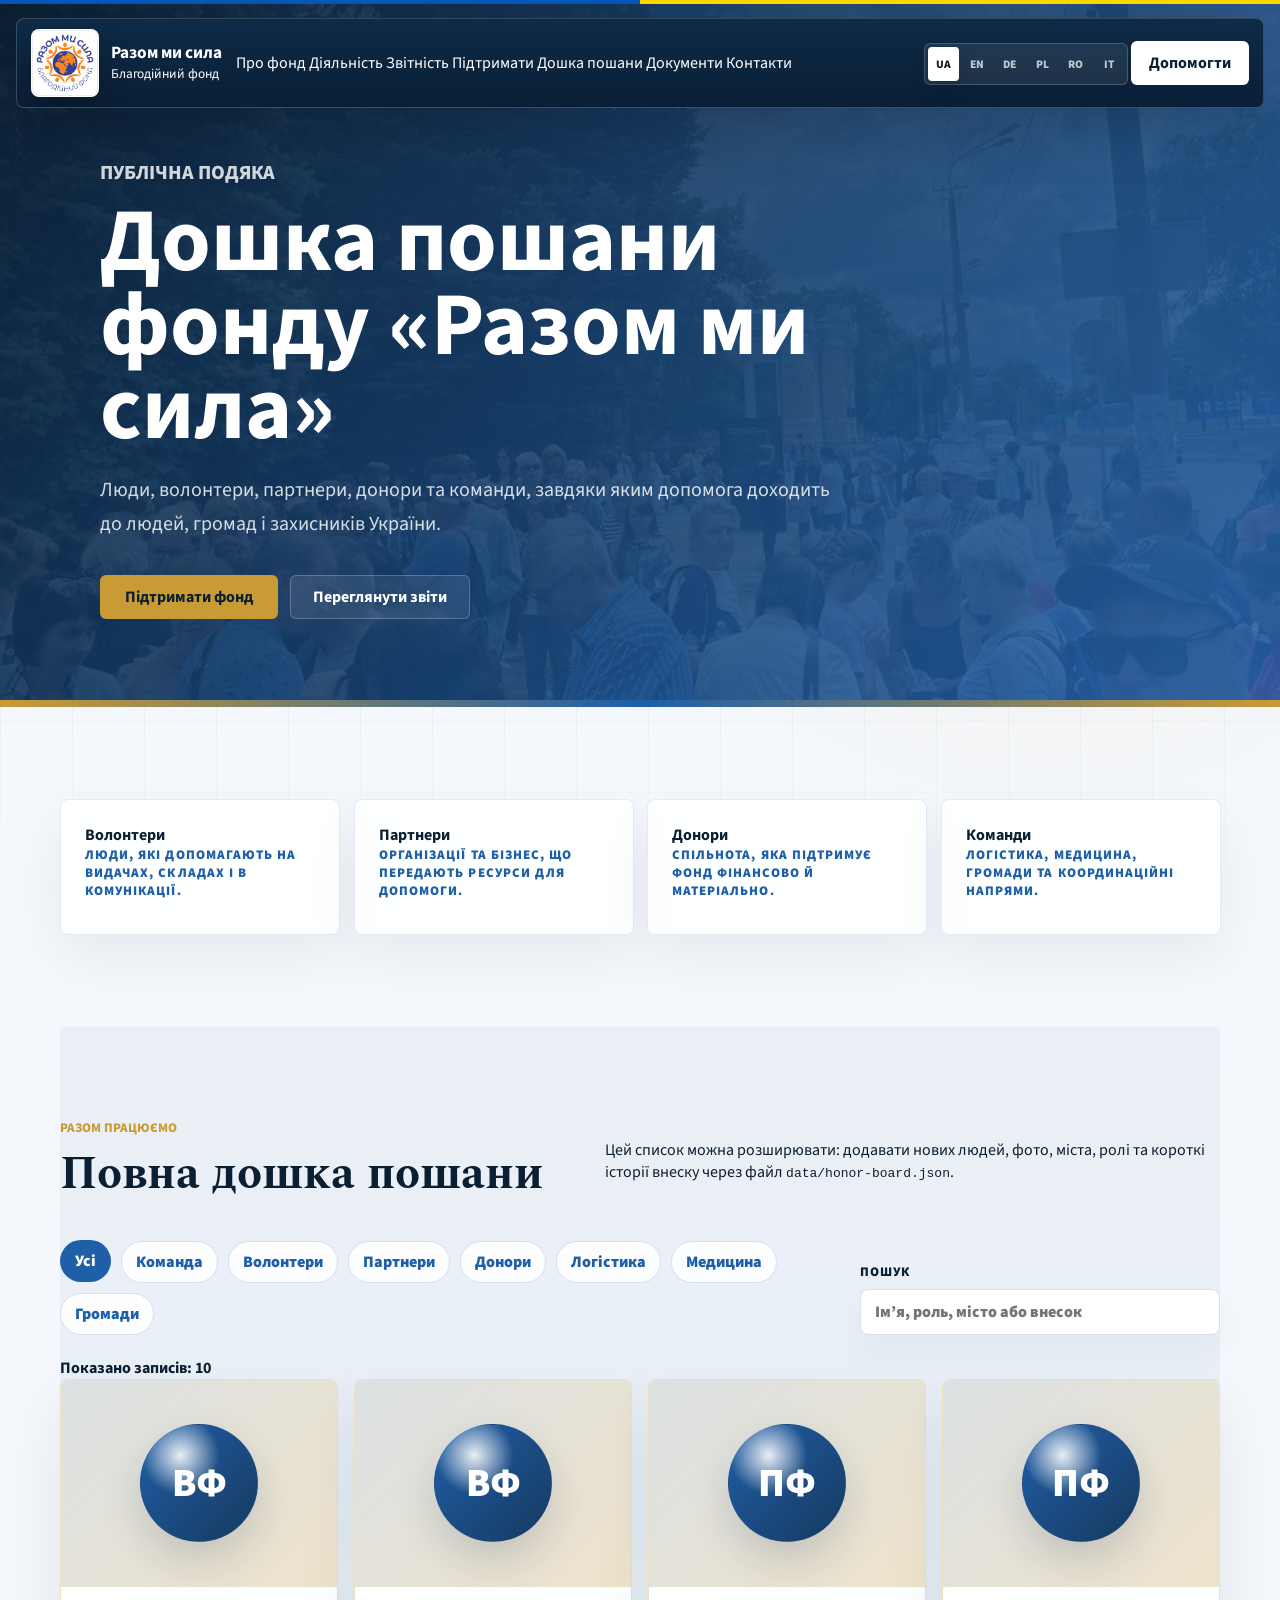
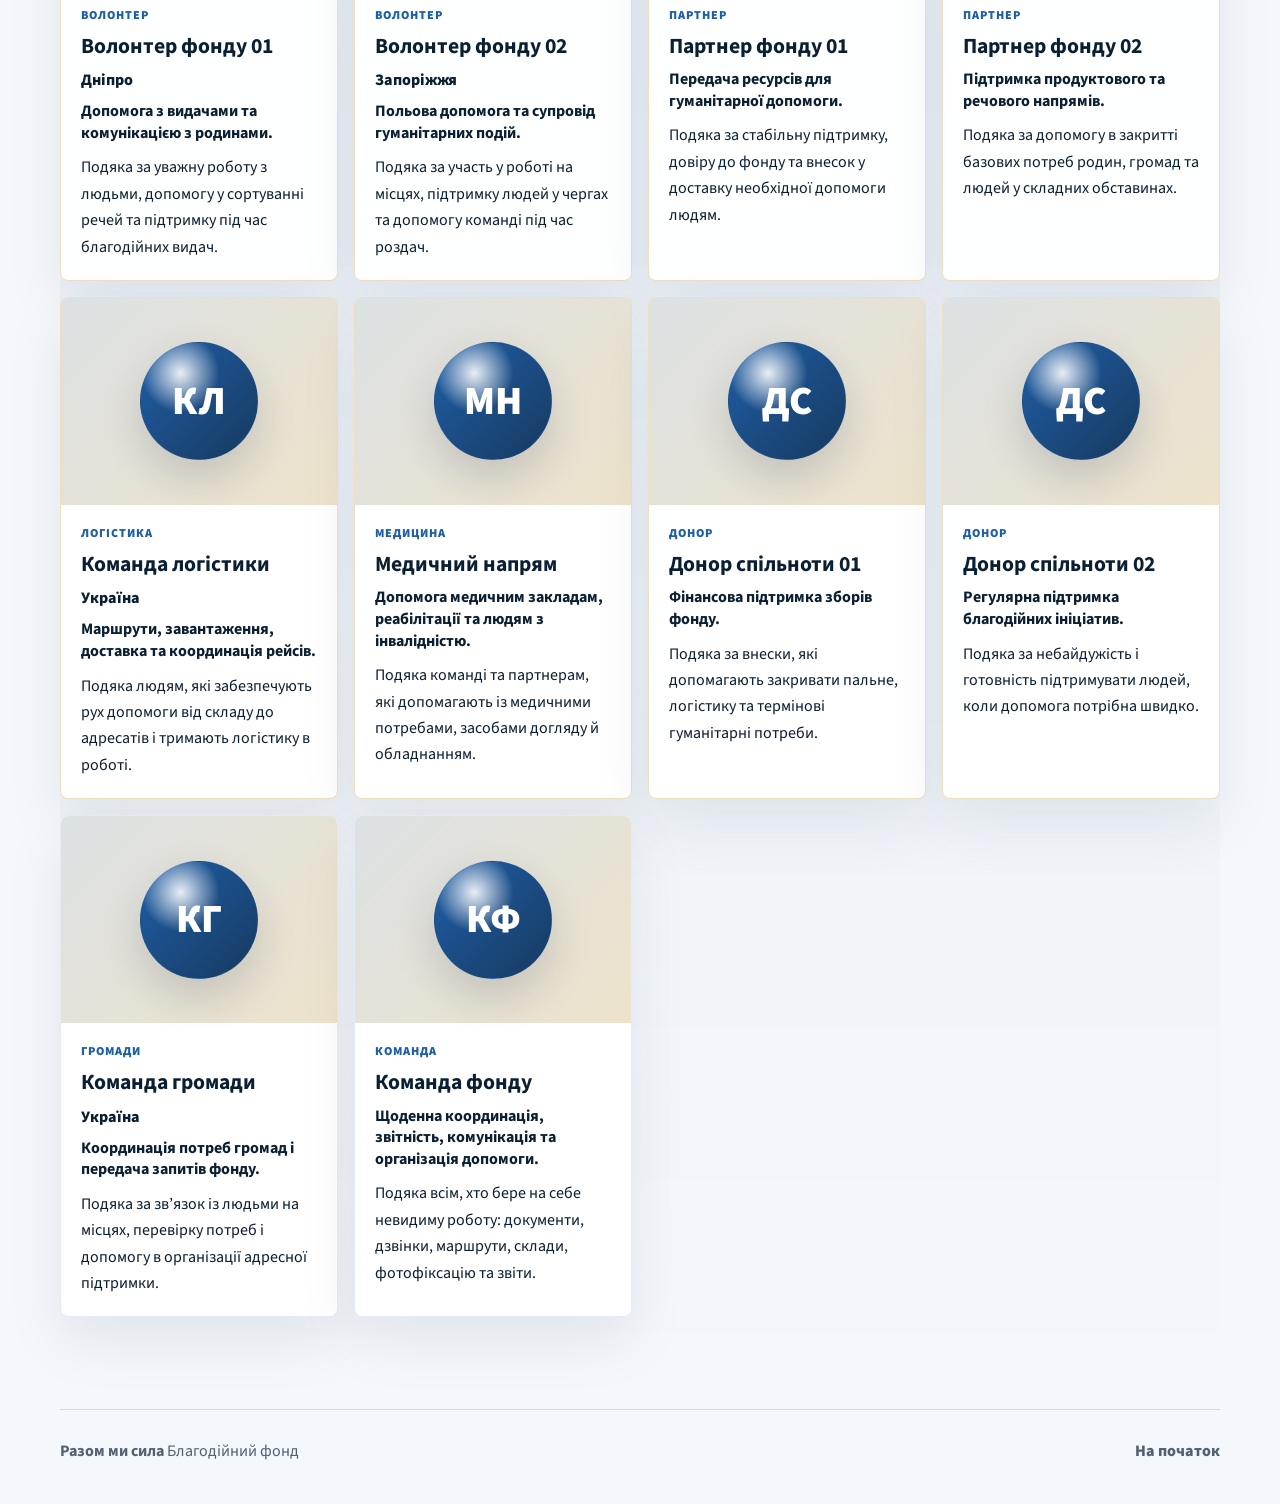
<file: honor/index.html>
<!doctype html>
<html lang="uk">
  <head>
    <meta charset="UTF-8" />
    <meta name="viewport" content="width=device-width, initial-scale=1.0" />
    <meta
      name="description"
      content="Дошка пошани благодійного фонду «Разом ми сила»: волонтери, партнери, донори, логістичні, медичні та громадські команди."
    />
    <meta name="robots" content="index, follow" />
    <meta name="author" content="Благодійний фонд «Разом ми сила»" />
    <meta name="theme-color" content="#0b1f33" />
    <meta property="og:type" content="website" />
    <meta property="og:locale" content="uk_UA" />
    <meta property="og:site_name" content="Разом ми сила" />
    <meta property="og:title" content="Дошка пошани фонду «Разом ми сила»" />
    <meta
      property="og:description"
      content="Люди, волонтери, партнери, донори та команди, завдяки яким допомога фонду доходить до людей."
    />
    <meta property="og:url" content="https://razom-my-syla-site.pages.dev/honor/" />
    <meta property="og:image" content="/assets/og-razom-my-syla.webp" />
    <meta property="og:image:width" content="1200" />
    <meta property="og:image:height" content="630" />
    <meta name="twitter:card" content="summary_large_image" />
    <meta name="twitter:title" content="Дошка пошани фонду «Разом ми сила»" />
    <meta name="twitter:description" content="Публічна подяка волонтерам, партнерам, донорам і командам фонду." />
    <meta name="twitter:image" content="/assets/og-razom-my-syla.webp" />
    <title>Дошка пошани | Благодійний фонд «Разом ми сила»</title>
    <link rel="canonical" href="https://razom-my-syla-site.pages.dev/honor/" />
    <link rel="icon" href="/assets/favicon.png" type="image/png" />
    <link rel="preconnect" href="https://fonts.googleapis.com" />
    <link rel="preconnect" href="https://fonts.gstatic.com" crossorigin />
    <link
      href="https://fonts.googleapis.com/css2?family=Source+Sans+3:wght@400;500;600;700;800;900&family=Spectral:wght@500;600;700;800&display=swap"
      rel="stylesheet"
    />
    <link rel="stylesheet" href="/styles.css" />
  </head>
  <body class="honor-page">
    <header class="site-header" data-header>
      <a class="brand" href="/" aria-label="Разом ми сила">
        <span class="brand-logo" aria-hidden="true">
          <img src="/assets/logo-razom.png" alt="" />
        </span>
        <span class="brand-text">
          <strong>Разом ми сила</strong>
          <small>Благодійний фонд</small>
        </span>
      </a>

      <nav class="main-nav" aria-label="Головна навігація">
        <a href="/#about" data-i18n="nav.about">Про фонд</a>
        <a href="/#activity" data-i18n="nav.activity">Напрями</a>
        <a href="/#report" data-i18n="nav.report">Звіти</a>
        <a href="/#donate" data-i18n="nav.donate">Підтримати</a>
        <a href="/honor/" data-i18n="nav.honor">Дошка пошани</a>
        <a href="/#documents" data-i18n="nav.documents">Документи</a>
        <a href="/#contacts" data-i18n="nav.contacts">Контакти</a>
      </nav>

      <div class="header-controls">
        <div class="language-switcher" aria-label="Вибір мови">
          <button type="button" class="is-active" data-lang="uk">UA</button>
          <button type="button" data-lang="en">EN</button>
          <button type="button" data-lang="de">DE</button>
          <button type="button" data-lang="pl">PL</button>
          <button type="button" data-lang="ro">RO</button>
          <button type="button" data-lang="it">IT</button>
        </div>
        <a class="header-action" href="/#donate" data-i18n="nav.cta">Допомогти</a>
      </div>
    </header>

    <main>
      <section class="honor-page-hero" aria-label="Дошка пошани фонду">
        <div class="honor-page-hero-inner">
          <p class="section-label">Публічна подяка</p>
          <h1>Дошка пошани фонду «Разом ми сила»</h1>
          <p>
            Люди, волонтери, партнери, донори та команди, завдяки яким допомога доходить до людей,
            громад і захисників України.
          </p>
          <div class="hero-actions">
            <a class="button button-primary" href="/#donate">Підтримати фонд</a>
            <a class="button button-secondary" href="/#report">Переглянути звіти</a>
          </div>
        </div>
      </section>

      <section class="section honor-page-stats" aria-label="Категорії дошки пошани">
        <div class="honor-stat-grid">
          <article>
            <strong>Волонтери</strong>
            <span>Люди, які допомагають на видачах, складах і в комунікації.</span>
          </article>
          <article>
            <strong>Партнери</strong>
            <span>Організації та бізнес, що передають ресурси для допомоги.</span>
          </article>
          <article>
            <strong>Донори</strong>
            <span>Спільнота, яка підтримує фонд фінансово й матеріально.</span>
          </article>
          <article>
            <strong>Команди</strong>
            <span>Логістика, медицина, громади та координаційні напрями.</span>
          </article>
        </div>
      </section>

      <section class="section honor-board-section" aria-label="Повна дошка пошани">
        <div class="section-heading">
          <div>
            <p class="section-label">Разом працюємо</p>
            <h2>Повна дошка пошани</h2>
          </div>
          <p>
            Цей список можна розширювати: додавати нових людей, фото, міста, ролі та короткі історії
            внеску через файл <code>data/honor-board.json</code>.
          </p>
        </div>

        <div class="honor-toolbar">
          <div class="honor-filters" role="group" aria-label="Фільтр за категорією">
            <button type="button" data-honor-filter="all" aria-pressed="true" class="is-active">Усі</button>
            <button type="button" data-honor-filter="team" aria-pressed="false">Команда</button>
            <button type="button" data-honor-filter="volunteer" aria-pressed="false">Волонтери</button>
            <button type="button" data-honor-filter="partner" aria-pressed="false">Партнери</button>
            <button type="button" data-honor-filter="donor" aria-pressed="false">Донори</button>
            <button type="button" data-honor-filter="logistics" aria-pressed="false">Логістика</button>
            <button type="button" data-honor-filter="medical" aria-pressed="false">Медицина</button>
            <button type="button" data-honor-filter="community" aria-pressed="false">Громади</button>
          </div>

          <label class="honor-search">
            <span>Пошук</span>
            <input
              type="search"
              data-honor-search
              placeholder="Ім’я, роль, місто або внесок"
              autocomplete="off"
            />
          </label>
        </div>

        <p class="honor-board-status" data-honor-board-status aria-live="polite">Завантажуємо записи...</p>
        <div class="honor-board-grid" data-honor-board-grid></div>
      </section>
    </main>

    <footer class="site-footer">
      <div>
        <strong>Разом ми сила</strong>
        <span>Благодійний фонд</span>
      </div>
      <a href="/" data-i18n="footer.top">На головну</a>
    </footer>

    <script src="/script.js"></script>
  </body>
</html>
</file>
<file: styles.css>
﻿:root {
  --ink: #0b1f33;
  --ink-soft: #526171;
  --paper: #f4f7fb;
  --paper-strong: #ffffff;
  --white: #ffffff;
  --line: rgba(11, 31, 51, 0.13);
  --line-light: rgba(255, 255, 255, 0.22);
  --gold: #c99b35;
  --gold-deep: #85621f;
  --blue: #1f5fa8;
  --blue-deep: #0d3f73;
  --clay: #8a5145;
  --shadow: 0 24px 70px rgba(11, 31, 51, 0.12);
  --max: 1160px;
  --ease: cubic-bezier(0.22, 1, 0.36, 1);
  --body-font: "Source Sans 3", "Segoe UI", "Noto Sans", "Helvetica Neue", Arial, sans-serif;
  --display-font: "Spectral", Georgia, "Times New Roman", serif;
}

* {
  box-sizing: border-box;
}

html {
  scroll-behavior: smooth;
  overflow-x: hidden;
}

section[id] {
  scroll-margin-top: 190px;
}

body {
  margin: 0;
  color: var(--ink);
  background:
    linear-gradient(180deg, rgba(255, 255, 255, 0.92), rgba(244, 247, 251, 0.96) 420px),
    var(--paper);
  font-family: var(--body-font);
  letter-spacing: 0;
}

body::before {
  content: "";
  position: fixed;
  z-index: 40;
  top: 0;
  left: 0;
  right: 0;
  height: 4px;
  background: linear-gradient(90deg, #0057b8 0 50%, #ffd700 50% 100%);
}

@keyframes fade-slide-up {
  from {
    opacity: 0;
    transform: translateY(22px);
  }

  to {
    opacity: 1;
    transform: translateY(0);
  }
}

@keyframes header-drop {
  from {
    opacity: 0;
    transform: translateY(-14px);
  }

  to {
    opacity: 1;
    transform: translateY(0);
  }
}

@keyframes seal-breathe {
  0%,
  100% {
    transform: translateY(0) scale(1);
  }

  50% {
    transform: translateY(-8px) scale(1.02);
  }
}

body.nav-open {
  overflow: hidden;
}

a {
  color: inherit;
  text-decoration: none;
}

img {
  display: block;
  max-width: 100%;
}

.site-header {
  position: fixed;
  z-index: 20;
  top: 0;
  left: 0;
  right: 0;
  display: grid;
  grid-template-columns: auto 1fr auto auto;
  align-items: center;
  gap: 18px;
  width: min(calc(100% - 40px), 1240px);
  margin: 18px auto 0;
  padding: 12px 14px;
  color: var(--white);
  border: 1px solid var(--line-light);
  border-radius: 8px;
  background: rgba(11, 31, 51, 0.74);
  box-shadow: 0 18px 60px rgba(0, 0, 0, 0.18);
  backdrop-filter: blur(18px);
  animation: header-drop 620ms var(--ease) both;
  transition:
    background 220ms ease,
    border-color 220ms ease,
    box-shadow 220ms ease;
}

.site-header.is-scrolled {
  border-color: rgba(255, 255, 255, 0.14);
  background: rgba(11, 31, 51, 0.94);
}

.brand {
  display: inline-flex;
  align-items: center;
  gap: 12px;
  min-width: 0;
}

.brand-logo {
  display: grid;
  width: 48px;
  height: 48px;
  place-items: center;
  flex: 0 0 auto;
  border-radius: 6px;
  background: rgba(255, 255, 255, 0.96);
  box-shadow: inset 0 0 0 1px rgba(16, 24, 32, 0.08);
  overflow: hidden;
}

.brand-logo img {
  width: 42px;
  height: 42px;
  object-fit: contain;
}

.brand-text {
  display: grid;
  gap: 2px;
}

.brand-text strong {
  font-size: 0.98rem;
  line-height: 1.1;
}

.brand-text span {
  color: rgba(255, 255, 255, 0.72);
  font-size: 0.78rem;
}

.site-nav {
  display: flex;
  justify-content: center;
  gap: 12px;
  font-size: 0.86rem;
}

.site-nav a {
  color: rgba(255, 255, 255, 0.78);
  transition: color 160ms ease;
}

.site-nav a:hover {
  color: var(--white);
}

.header-tools {
  display: inline-flex;
  align-items: center;
  gap: 10px;
  min-width: 0;
}

.language-switcher {
  display: inline-grid;
  grid-template-columns: repeat(6, minmax(31px, 1fr));
  gap: 2px;
  padding: 3px;
  border: 1px solid rgba(255, 255, 255, 0.18);
  border-radius: 6px;
  background: rgba(255, 255, 255, 0.08);
}

.language-switcher button {
  min-width: 31px;
  height: 34px;
  padding: 0 6px;
  border: 0;
  border-radius: 4px;
  color: rgba(255, 255, 255, 0.72);
  background: transparent;
  font: inherit;
  font-size: 0.72rem;
  font-weight: 850;
  letter-spacing: 0;
  cursor: pointer;
  transition:
    color 160ms ease,
    background 160ms ease,
    box-shadow 160ms ease;
}

.language-switcher button:hover {
  color: var(--white);
}

.language-switcher button.is-active,
.language-switcher button[aria-pressed="true"] {
  color: var(--ink);
  background: var(--paper-strong);
  box-shadow: 0 8px 20px rgba(0, 0, 0, 0.12);
}

.header-action,
.button {
  display: inline-flex;
  min-height: 44px;
  align-items: center;
  justify-content: center;
  border-radius: 6px;
  font-weight: 700;
  line-height: 1;
  transition:
    transform 160ms ease,
    background 160ms ease,
    border-color 160ms ease;
}

.header-action {
  padding: 0 18px;
  color: var(--ink);
  background: var(--paper-strong);
}

.header-action:hover,
.button:hover {
  transform: translateY(-1px);
}

.menu-toggle {
  display: none;
  width: 44px;
  height: 44px;
  place-items: center;
  padding: 0;
  border: 1px solid var(--line-light);
  border-radius: 6px;
  color: var(--white);
  background: transparent;
  cursor: pointer;
}

.menu-toggle span {
  display: block;
  width: 18px;
  height: 2px;
  margin: 3px auto;
  background: currentColor;
}

.hero {
  position: relative;
  overflow: hidden;
  min-height: 86svh;
  display: flex;
  align-items: center;
  padding: 120px 24px 64px;
  color: var(--white);
  background:
    linear-gradient(90deg, rgba(9, 13, 20, 0.92) 0%, rgba(9, 13, 20, 0.74) 44%, rgba(9, 13, 20, 0.18) 100%),
    url("assets/optimized/work-logistics.webp") center / cover no-repeat;
}

.hero-inner {
  position: relative;
  z-index: 1;
  width: min(100%, var(--max));
  margin: 0 auto;
}

.hero-seal {
  position: absolute;
  z-index: 0;
  right: max(36px, calc((100vw - var(--max)) / 2));
  bottom: 74px;
  width: min(28vw, 340px);
  opacity: 0.16;
  filter: drop-shadow(0 26px 70px rgba(0, 0, 0, 0.42));
  pointer-events: none;
  animation: seal-breathe 8s ease-in-out infinite;
}

.eyebrow,
.section-label {
  margin: 0;
  color: var(--gold);
  font-size: 0.82rem;
  font-weight: 800;
  text-transform: uppercase;
}

.hero .eyebrow {
  animation: fade-slide-up 760ms var(--ease) 40ms both;
}

.hero h1 {
  max-width: 780px;
  margin: 18px 0 18px;
  font-family: var(--display-font);
  font-size: 4.7rem;
  line-height: 0.98;
  font-weight: 700;
  animation: fade-slide-up 760ms var(--ease) 120ms both;
}

.hero-copy {
  max-width: 620px;
  margin: 0;
  color: rgba(255, 255, 255, 0.82);
  font-size: 1.18rem;
  line-height: 1.7;
  animation: fade-slide-up 760ms var(--ease) 240ms both;
}

.hero-actions {
  display: flex;
  flex-wrap: wrap;
  gap: 12px;
  margin-top: 34px;
  animation: fade-slide-up 760ms var(--ease) 360ms both;
}

.button {
  min-width: 178px;
  padding: 0 22px;
  border: 1px solid transparent;
}

.button-primary {
  color: var(--ink);
  background: var(--gold);
}

.button-primary:hover {
  background: #d7ad5a;
  box-shadow: 0 12px 30px rgba(197, 154, 68, 0.28);
}

.button-secondary {
  color: var(--white);
  border-color: var(--line-light);
  background: rgba(255, 255, 255, 0.08);
}

.button-secondary:hover {
  border-color: rgba(255, 255, 255, 0.46);
}

.credibility {
  display: grid;
  grid-template-columns: repeat(3, 1fr);
  width: min(calc(100% - 48px), var(--max));
  margin: -34px auto 0;
  border: 1px solid var(--line);
  border-radius: 8px;
  background: var(--paper-strong);
  box-shadow: var(--shadow);
  animation: fade-slide-up 760ms var(--ease) 460ms both;
}

.credibility-item {
  padding: 28px;
}

.credibility-item + .credibility-item {
  border-left: 1px solid var(--line);
}

.credibility-item span {
  display: inline-block;
  margin-bottom: 16px;
  color: var(--gold-deep);
  font-weight: 800;
}

.credibility-item strong {
  display: block;
  margin-bottom: 8px;
  font-family: var(--display-font);
  font-size: 2.05rem;
  line-height: 1;
}

.credibility-item p {
  margin: 0;
  color: var(--ink-soft);
  line-height: 1.6;
}

.section {
  width: min(calc(100% - 48px), var(--max));
  margin: 0 auto;
  padding: 92px 0;
}

.section-heading {
  display: grid;
  grid-template-columns: 0.88fr 1.12fr;
  gap: 62px;
  align-items: end;
  margin-bottom: 42px;
}

.section-heading.compact {
  max-width: 780px;
  display: block;
}

.section-heading h2,
.transparency h2 {
  margin: 12px 0 0;
  font-family: var(--display-font);
  font-size: 2.9rem;
  line-height: 1.08;
  font-weight: 700;
}

.about-grid {
  display: grid;
  grid-template-columns: 1.2fr 0.8fr;
  gap: 32px;
  align-items: stretch;
}

.about-copy {
  padding-top: 4px;
}

.about-copy p {
  max-width: 760px;
  margin: 0 0 18px;
  color: var(--ink-soft);
  font-size: 1.05rem;
  line-height: 1.8;
}

.director-panel {
  display: flex;
  flex-direction: column;
  justify-content: flex-end;
  min-height: 320px;
  padding: 30px;
  color: var(--white);
  border-radius: 8px;
  background:
    linear-gradient(145deg, rgba(16, 24, 32, 0.96), rgba(36, 95, 168, 0.78)),
    var(--ink);
}

.director-panel p,
.contact-card p {
  margin: 0 0 12px;
  color: var(--gold);
  font-size: 0.8rem;
  font-weight: 800;
  text-transform: uppercase;
}

.director-panel strong {
  display: block;
  margin-bottom: 14px;
  font-family: var(--display-font);
  font-size: 2rem;
  line-height: 1.12;
}

.director-panel span {
  color: rgba(255, 255, 255, 0.78);
  line-height: 1.7;
}

.direction-grid {
  display: grid;
  grid-template-columns: repeat(4, 1fr);
  gap: 16px;
  margin-top: 34px;
}

.activity {
  padding: 92px 24px;
  color: var(--white);
  background:
    linear-gradient(135deg, rgba(16, 24, 32, 0.98), rgba(19, 38, 68, 0.96)),
    var(--ink);
}

.activity-inner {
  width: min(100%, var(--max));
  margin: 0 auto;
}

.activity-heading {
  align-items: start;
  color: var(--white);
}

.activity-heading h2 {
  color: var(--white);
}

.activity-heading > p {
  margin: 12px 0 0;
  color: rgba(255, 255, 255, 0.72);
  font-size: 1.02rem;
  line-height: 1.75;
}

.photo-story {
  display: grid;
  grid-template-columns: 1.02fr 0.98fr;
  gap: 18px;
}

.photo-story figure {
  position: relative;
  margin: 0;
  overflow: hidden;
  border-radius: 8px;
  background: rgba(255, 255, 255, 0.08);
}

.photo-story img {
  width: 100%;
  height: 100%;
  object-fit: cover;
  transition: transform 420ms ease;
}

.photo-story figure:hover img {
  transform: scale(1.035);
}

.story-main {
  min-height: 648px;
}

.story-main figcaption {
  position: absolute;
  left: 24px;
  right: 24px;
  bottom: 24px;
  padding: 22px;
  border: 1px solid rgba(255, 255, 255, 0.18);
  border-radius: 8px;
  background: rgba(16, 24, 32, 0.72);
  backdrop-filter: blur(14px);
}

.story-main figcaption span {
  display: block;
  margin-bottom: 8px;
  color: var(--gold);
  font-size: 0.8rem;
  font-weight: 800;
  text-transform: uppercase;
}

.story-main figcaption strong {
  display: block;
  font-family: var(--display-font);
  font-size: 1.55rem;
  line-height: 1.18;
}

.story-side {
  display: grid;
  grid-template-columns: repeat(2, 1fr);
  gap: 18px;
}

.story-side figure:first-child {
  grid-column: 1 / -1;
}

.story-side figure {
  min-height: 315px;
}

.story-side figcaption {
  position: absolute;
  left: 16px;
  right: 16px;
  bottom: 16px;
  padding: 12px 14px;
  color: var(--white);
  border-radius: 6px;
  background: rgba(16, 24, 32, 0.72);
  font-weight: 800;
}

.impact-cases {
  display: grid;
  grid-template-columns: repeat(3, 1fr);
  gap: 18px;
  margin-top: 18px;
}

.impact-cases figure {
  position: relative;
  min-height: 360px;
  margin: 0;
  overflow: hidden;
  border-radius: 8px;
  background: rgba(255, 255, 255, 0.08);
}

.impact-cases img {
  width: 100%;
  height: 100%;
  object-fit: cover;
  transition: transform 420ms ease;
}

.impact-cases figure:hover img {
  transform: scale(1.035);
}

.impact-cases figcaption {
  position: absolute;
  left: 16px;
  right: 16px;
  bottom: 16px;
  padding: 16px;
  color: var(--white);
  border: 1px solid rgba(255, 255, 255, 0.16);
  border-radius: 8px;
  background: rgba(16, 24, 32, 0.74);
  backdrop-filter: blur(12px);
}

.impact-cases span {
  display: block;
  margin-bottom: 8px;
  color: var(--gold);
  font-size: 0.76rem;
  font-weight: 800;
  text-transform: uppercase;
}

.impact-cases strong {
  display: block;
  font-family: var(--display-font);
  font-size: 1.28rem;
  line-height: 1.22;
}

.field-notes {
  display: grid;
  grid-template-columns: 1fr 1fr;
  gap: 18px;
  margin-top: 18px;
}

.field-notes article {
  display: grid;
  grid-template-columns: 0.96fr 1.04fr;
  min-height: 360px;
  overflow: hidden;
  border: 1px solid rgba(255, 255, 255, 0.16);
  border-radius: 8px;
  background: rgba(255, 255, 255, 0.06);
}

.field-notes img {
  width: 100%;
  height: 100%;
  object-fit: cover;
}

.field-notes article > div {
  display: flex;
  flex-direction: column;
  justify-content: flex-end;
  padding: 28px;
}

.field-notes h3 {
  margin: 12px 0 12px;
  font-family: var(--display-font);
  font-size: 1.75rem;
  line-height: 1.12;
}

.field-notes p:not(.section-label) {
  margin: 0;
  color: rgba(255, 255, 255, 0.72);
  line-height: 1.7;
}

.report {
  display: grid;
  gap: 28px;
}

.report-layout {
  display: grid;
  grid-template-columns: 0.82fr 1.18fr;
  gap: 42px;
  align-items: start;
}

.report-copy h2 {
  margin: 12px 0 18px;
  font-family: var(--display-font);
  font-size: 2.75rem;
  line-height: 1.08;
}

.report-copy p:not(.section-label) {
  margin: 0;
  color: var(--ink-soft);
  line-height: 1.8;
}

.report-board {
  display: grid;
  grid-template-columns: repeat(2, 1fr);
  gap: 12px;
}

.report-board div {
  min-height: 166px;
  padding: 22px;
  border: 1px solid var(--line);
  border-radius: 8px;
  background: var(--paper-strong);
  transition:
    transform 220ms var(--ease),
    box-shadow 220ms ease,
    border-color 220ms ease;
}

.report-board span {
  display: block;
  margin-bottom: 16px;
  color: var(--blue);
  font-family: var(--display-font);
  font-size: 2.55rem;
  font-weight: 700;
  line-height: 1;
}

.report-board p {
  margin: 0;
  color: var(--ink-soft);
  line-height: 1.5;
}

.report-breakdown {
  display: grid;
  grid-template-columns: repeat(4, 1fr);
  gap: 14px;
}

.report-panel {
  display: flex;
  flex-direction: column;
  min-height: 420px;
  padding: 24px;
  border: 1px solid var(--line);
  border-radius: 8px;
  background: var(--paper-strong);
  box-shadow: var(--shadow);
  transition:
    transform 240ms var(--ease),
    box-shadow 240ms ease,
    border-color 240ms ease;
}

.report-panel:hover {
  transform: translateY(-4px);
  border-color: rgba(197, 154, 68, 0.34);
  box-shadow: 0 30px 74px rgba(16, 24, 32, 0.16);
}

.report-panel-strong {
  color: var(--white);
  border-color: rgba(255, 255, 255, 0.14);
  background:
    linear-gradient(145deg, rgba(16, 24, 32, 0.96), rgba(36, 95, 168, 0.84)),
    var(--ink);
}

.report-panel > span {
  display: inline-block;
  margin-bottom: 26px;
  color: var(--gold-deep);
  font-size: 0.82rem;
  font-weight: 800;
  text-transform: uppercase;
}

.report-panel-strong > span {
  color: var(--gold);
}

.report-panel ul {
  display: grid;
  gap: 18px;
  margin: 0;
  padding: 0;
  list-style: none;
}

.report-panel li {
  display: grid;
  grid-template-columns: minmax(96px, auto) 1fr;
  gap: 14px;
  align-items: start;
  padding-top: 18px;
  border-top: 1px solid var(--line);
}

.report-panel-strong li {
  border-top-color: rgba(255, 255, 255, 0.16);
}

.report-panel li:first-child {
  padding-top: 0;
  border-top: 0;
}

.report-panel strong {
  color: var(--blue);
  font-family: var(--display-font);
  font-size: 1.82rem;
  line-height: 1;
  white-space: nowrap;
}

.report-panel-strong strong {
  color: var(--gold);
}

.report-panel p {
  margin: 0;
  color: var(--ink-soft);
  line-height: 1.48;
}

.report-panel-strong p {
  color: rgba(255, 255, 255, 0.76);
}

.report-note {
  display: flex;
  justify-content: space-between;
  gap: 24px;
  padding: 22px 24px;
  border: 1px solid var(--line);
  border-radius: 8px;
  background: rgba(255, 250, 241, 0.72);
}

.report-note strong {
  color: var(--gold-deep);
  text-transform: uppercase;
}

.report-note p {
  max-width: 720px;
  margin: 0;
  color: var(--ink-soft);
  line-height: 1.55;
}

.donate {
  padding: 92px 24px;
  color: var(--white);
  background:
    linear-gradient(135deg, rgba(16, 24, 32, 0.98), rgba(22, 58, 71, 0.95)),
    var(--ink);
}

.donate-inner {
  display: grid;
  grid-template-columns: 1fr 0.82fr;
  gap: 48px;
  align-items: center;
  width: min(100%, var(--max));
  margin: 0 auto;
}

.donate-copy h2 {
  max-width: 720px;
  margin: 12px 0 18px;
  font-family: var(--display-font);
  font-size: 3rem;
  line-height: 1.06;
}

.donate-copy p:not(.section-label) {
  max-width: 680px;
  margin: 0;
  color: rgba(255, 255, 255, 0.76);
  font-size: 1.05rem;
  line-height: 1.8;
}

.donate-goal {
  display: inline-grid;
  gap: 6px;
  margin-top: 28px;
  padding: 18px 22px;
  border: 1px solid rgba(255, 255, 255, 0.16);
  border-radius: 8px;
  background: rgba(255, 255, 255, 0.06);
}

.donate-goal span,
.donate-card-number span {
  color: rgba(255, 255, 255, 0.62);
  font-size: 0.8rem;
  font-weight: 800;
  text-transform: uppercase;
}

.donate-goal strong {
  color: var(--gold);
  font-family: var(--display-font);
  font-size: 2rem;
}

.donate-actions {
  display: flex;
  flex-wrap: wrap;
  gap: 12px;
  margin-top: 24px;
}

.donate-card-number {
  display: grid;
  gap: 8px;
  margin-top: 22px;
}

.donate-card-number strong {
  color: var(--paper-strong);
  font-size: 1.28rem;
  overflow-wrap: anywhere;
}

.donate-qr {
  margin: 0;
  padding: 18px;
  border: 1px solid rgba(255, 255, 255, 0.18);
  border-radius: 8px;
  background: rgba(255, 255, 255, 0.08);
  box-shadow: 0 24px 70px rgba(0, 0, 0, 0.22);
  transition:
    transform 260ms var(--ease),
    box-shadow 260ms ease,
    border-color 260ms ease;
}

.donate-qr:hover {
  transform: translateY(-5px);
  border-color: rgba(255, 255, 255, 0.34);
  box-shadow: 0 34px 90px rgba(0, 0, 0, 0.28);
}

.donate-qr img {
  width: 100%;
  border-radius: 6px;
}

.donate-qr figcaption {
  margin-top: 14px;
  color: rgba(255, 255, 255, 0.74);
  text-align: center;
  font-weight: 800;
}

.donate-impact {
  display: grid;
  grid-template-columns: repeat(3, 1fr);
  gap: 10px;
  margin-top: 22px;
}

.donate-impact div {
  min-height: 132px;
  padding: 16px;
  border: 1px solid rgba(255, 255, 255, 0.16);
  border-radius: 8px;
  background:
    linear-gradient(180deg, rgba(255, 255, 255, 0.1), rgba(255, 255, 255, 0.04)),
    rgba(255, 255, 255, 0.05);
}

.donate-impact span {
  display: block;
  color: var(--gold);
  font-family: var(--display-font);
  font-size: 1.28rem;
  font-weight: 800;
  line-height: 1;
}

.donate-impact p {
  margin: 12px 0 0;
  color: rgba(255, 255, 255, 0.72);
  font-size: 0.94rem;
  line-height: 1.45;
}

.direction-card {
  min-height: 278px;
  padding: 26px;
  border: 1px solid var(--line);
  border-radius: 8px;
  background: rgba(255, 250, 241, 0.7);
  transition:
    transform 220ms var(--ease),
    box-shadow 220ms ease,
    border-color 220ms ease,
    background 220ms ease;
}

.direction-card span {
  display: inline-block;
  margin-bottom: 34px;
  color: var(--blue);
  font-size: 0.82rem;
  font-weight: 800;
}

.direction-card h3 {
  margin: 0 0 14px;
  font-family: var(--display-font);
  font-size: 1.45rem;
  line-height: 1.16;
}

.direction-card p {
  margin: 0;
  color: var(--ink-soft);
  line-height: 1.65;
}

.honor {
  padding-top: 54px;
}

.honor .section-heading > p {
  margin: 12px 0 0;
  color: var(--ink-soft);
  line-height: 1.8;
}

.honor-grid {
  display: grid;
  grid-template-columns: 1.1fr 0.95fr 0.95fr;
  gap: 16px;
}

.honor-card {
  position: relative;
  min-height: 430px;
  overflow: hidden;
  border: 1px solid var(--line);
  border-radius: 8px;
  background: var(--paper-strong);
  box-shadow: var(--shadow);
  transition:
    transform 240ms var(--ease),
    box-shadow 240ms ease,
    border-color 240ms ease;
}

.honor-card:hover {
  transform: translateY(-4px);
  border-color: rgba(201, 155, 53, 0.34);
  box-shadow: 0 30px 76px rgba(11, 31, 51, 0.16);
}

.honor-card-feature {
  grid-row: span 2;
  min-height: 596px;
}

.honor-card img {
  width: 100%;
  height: 100%;
  object-fit: cover;
  filter: saturate(0.92) contrast(1.02);
  transition: transform 420ms ease;
}

.honor-card:hover img {
  transform: scale(1.035);
}

.honor-card::after {
  content: "";
  position: absolute;
  inset: 0;
  background:
    linear-gradient(180deg, rgba(11, 31, 51, 0.02) 0%, rgba(11, 31, 51, 0.22) 38%, rgba(11, 31, 51, 0.88) 100%);
  pointer-events: none;
}

.honor-card div {
  position: absolute;
  z-index: 1;
  left: 18px;
  right: 18px;
  bottom: 18px;
  padding: 18px;
  color: var(--white);
  border: 1px solid rgba(255, 255, 255, 0.18);
  border-radius: 8px;
  background: rgba(11, 31, 51, 0.72);
  backdrop-filter: blur(14px);
}

.honor-card span {
  display: inline-block;
  margin-bottom: 10px;
  color: var(--gold);
  font-size: 0.78rem;
  font-weight: 850;
  text-transform: uppercase;
}

.honor-card h3 {
  margin: 0 0 10px;
  font-family: var(--display-font);
  font-size: 1.46rem;
  line-height: 1.15;
}

.honor-card p {
  margin: 0;
  color: rgba(255, 255, 255, 0.74);
  line-height: 1.6;
}

.honor-note {
  display: grid;
  grid-template-columns: 0.36fr 1fr;
  gap: 22px;
  align-items: center;
  margin-top: 16px;
  padding: 22px 24px;
  border: 1px solid rgba(31, 95, 168, 0.16);
  border-radius: 8px;
  background:
    linear-gradient(90deg, rgba(31, 95, 168, 0.08), rgba(201, 155, 53, 0.08)),
    var(--paper-strong);
}

.honor-note strong {
  color: var(--blue-deep);
  font-family: var(--display-font);
  font-size: 1.24rem;
}

.honor-note p {
  margin: 0;
  color: var(--ink-soft);
  line-height: 1.7;
}

.documents {
  position: relative;
}

.documents::before {
  content: "";
  position: absolute;
  z-index: -1;
  left: 50%;
  top: 34px;
  width: min(94vw, 1360px);
  height: calc(100% - 68px);
  transform: translateX(-50%);
  border: 1px solid rgba(31, 95, 168, 0.09);
  border-radius: 8px;
  background:
    linear-gradient(135deg, rgba(31, 95, 168, 0.04), rgba(201, 155, 53, 0.05)),
    rgba(255, 255, 255, 0.42);
}

.documents .section-heading {
  align-items: start;
}

.documents .section-heading > p {
  margin: 12px 0 0;
  color: var(--ink-soft);
  line-height: 1.8;
}

.official-document-panel {
  display: grid;
  grid-template-columns: minmax(0, 0.86fr) minmax(0, 1.14fr);
  gap: 26px;
  align-items: stretch;
  margin-bottom: 18px;
  padding: 26px;
  border: 1px solid rgba(31, 95, 168, 0.18);
  border-radius: 8px;
  background:
    linear-gradient(135deg, rgba(31, 95, 168, 0.08), rgba(255, 255, 255, 0.92) 46%, rgba(201, 155, 53, 0.09)),
    var(--paper-strong);
  box-shadow: 0 26px 70px rgba(11, 31, 51, 0.12);
}

.official-document-copy {
  display: grid;
  align-content: center;
  gap: 12px;
  padding-right: 10px;
}

.official-document-copy span {
  width: fit-content;
  padding: 8px 11px;
  border: 1px solid rgba(31, 95, 168, 0.18);
  border-radius: 6px;
  color: var(--blue-deep);
  background: rgba(31, 95, 168, 0.08);
  font-size: 0.78rem;
  font-weight: 900;
  letter-spacing: 0.07em;
  text-transform: uppercase;
}

.official-document-copy h3 {
  margin: 0;
  color: var(--ink);
  font-family: var(--display-font);
  font-size: clamp(1.65rem, 3vw, 2.45rem);
  line-height: 1.06;
}

.official-document-copy p {
  margin: 0;
  color: var(--ink-soft);
  line-height: 1.74;
}

.official-document-list {
  display: grid;
  grid-template-columns: repeat(2, minmax(0, 1fr));
  gap: 10px;
  margin: 0;
}

.official-document-list div {
  min-width: 0;
  padding: 15px 16px;
  border: 1px solid rgba(31, 95, 168, 0.12);
  border-radius: 7px;
  background: rgba(255, 255, 255, 0.74);
}

.official-document-list dt {
  margin-bottom: 8px;
  color: var(--ink-muted);
  font-size: 0.76rem;
  font-weight: 900;
  letter-spacing: 0.06em;
  text-transform: uppercase;
}

.official-document-list dd {
  margin: 0;
  color: var(--ink);
  font-weight: 900;
  overflow-wrap: anywhere;
}

.official-document-actions {
  display: flex;
  flex-wrap: wrap;
  grid-column: 1 / -1;
  gap: 10px;
  margin-top: -8px;
}

.official-document-actions a {
  display: inline-flex;
  min-height: 42px;
  align-items: center;
  justify-content: center;
  padding: 0 16px;
  border: 1px solid rgba(31, 95, 168, 0.2);
  border-radius: 7px;
  color: var(--blue-deep);
  background: rgba(255, 255, 255, 0.8);
  font-weight: 900;
  text-decoration: none;
  transition:
    transform 200ms var(--ease),
    border-color 200ms ease,
    background 200ms ease;
}

.official-document-actions a:hover {
  transform: translateY(-2px);
  border-color: rgba(201, 155, 53, 0.48);
  background: var(--white);
}

.document-grid {
  display: grid;
  grid-template-columns: repeat(3, 1fr);
  gap: 14px;
}

.document-card {
  position: relative;
  display: grid;
  min-height: 236px;
  align-content: end;
  padding: 26px;
  overflow: hidden;
  border: 1px solid var(--line);
  border-radius: 8px;
  background:
    linear-gradient(180deg, rgba(255, 255, 255, 0.98), rgba(248, 251, 255, 0.96)),
    var(--paper-strong);
  box-shadow: 0 18px 48px rgba(11, 31, 51, 0.1);
  transition:
    transform 220ms var(--ease),
    border-color 220ms ease,
    box-shadow 220ms ease;
}

.document-card::before {
  content: "";
  position: absolute;
  inset: 0;
  background:
    linear-gradient(90deg, var(--blue) 0 5px, transparent 5px),
    linear-gradient(135deg, rgba(31, 95, 168, 0.06), transparent 42%, rgba(201, 155, 53, 0.08));
}

.document-card::after {
  content: "";
  position: absolute;
  top: 24px;
  right: 24px;
  width: 58px;
  height: 72px;
  border: 1px solid rgba(11, 31, 51, 0.13);
  border-radius: 6px;
  background:
    linear-gradient(135deg, transparent 0 66%, rgba(201, 155, 53, 0.2) 66%),
    rgba(255, 255, 255, 0.72);
}

.document-card:hover {
  transform: translateY(-4px);
  border-color: rgba(201, 155, 53, 0.36);
  box-shadow: 0 28px 70px rgba(11, 31, 51, 0.14);
}

.document-card span,
.document-card strong,
.document-card p {
  position: relative;
  z-index: 1;
}

.document-card span {
  display: inline-flex;
  width: fit-content;
  margin-bottom: 38px;
  padding: 7px 10px;
  border: 1px solid rgba(31, 95, 168, 0.18);
  border-radius: 6px;
  color: var(--blue-deep);
  background: rgba(31, 95, 168, 0.07);
  font-size: 0.78rem;
  font-weight: 900;
}

.document-card strong {
  color: var(--ink);
  font-family: var(--display-font);
  font-size: 1.46rem;
  line-height: 1.12;
}

.document-card p {
  margin: 12px 0 0;
  color: var(--ink-soft);
  line-height: 1.58;
}

.managed-notice {
  display: grid;
  gap: 10px;
  width: min(100%, 720px);
  margin-top: 26px;
  padding: 22px 24px;
  border: 1px solid rgba(255, 255, 255, 0.18);
  border-left: 5px solid var(--gold);
  border-radius: 8px;
  color: var(--white);
  background:
    linear-gradient(135deg, rgba(11, 31, 51, 0.76), rgba(18, 56, 95, 0.68)),
    rgba(255, 255, 255, 0.08);
  box-shadow: 0 18px 54px rgba(0, 0, 0, 0.16);
  backdrop-filter: blur(14px);
}

.managed-notice[hidden] {
  display: none;
}

.managed-notice span {
  color: var(--gold);
  font-size: 0.78rem;
  font-weight: 900;
  letter-spacing: 0.08em;
  text-transform: uppercase;
}

.managed-notice strong {
  font-family: var(--display-font);
  font-size: clamp(1.5rem, 3vw, 2.35rem);
  line-height: 1.08;
}

.managed-notice p {
  max-width: 62ch;
  margin: 0;
  color: rgba(255, 255, 255, 0.82);
  line-height: 1.7;
}

.managed-notice a {
  width: fit-content;
  margin-top: 4px;
  padding: 10px 14px;
  border-radius: 7px;
  color: var(--ink);
  background: linear-gradient(135deg, var(--gold), #e2b844);
  font-weight: 900;
  text-decoration: none;
}

.managed-updates-section {
  position: relative;
}

.managed-updates-section[hidden],
.managed-honor-grid[hidden] {
  display: none;
}

.managed-updates-section::before {
  content: "";
  position: absolute;
  z-index: -1;
  inset: 32px 0 32px;
  background:
    linear-gradient(90deg, rgba(31, 95, 168, 0.05), rgba(201, 155, 53, 0.06)),
    rgba(255, 255, 255, 0.52);
}

.managed-updates-section .section-heading > p {
  color: var(--ink-soft);
  line-height: 1.8;
}

.managed-updates-grid {
  display: grid;
  grid-template-columns: repeat(2, minmax(0, 1fr));
  gap: 18px;
  margin-bottom: 22px;
}

.managed-update-card {
  position: relative;
  display: grid;
  grid-template-columns: 210px 1fr;
  min-height: 250px;
  overflow: hidden;
  border: 1px solid var(--line);
  border-radius: 8px;
  background: var(--paper-strong);
  box-shadow: 0 22px 60px rgba(11, 31, 51, 0.12);
}

.managed-update-card > img,
.managed-update-card > video,
.managed-gallery-card > img,
.managed-gallery-card > video {
  width: 100%;
  height: 100%;
  min-height: 230px;
  object-fit: cover;
  background: var(--ink);
}

.managed-update-card > video,
.managed-gallery-card > video {
  filter: saturate(0.95) contrast(1.05);
}

.managed-update-card:has(> video)::before,
.managed-gallery-card:has(> video)::before {
  content: "Відео";
  position: absolute;
  z-index: 3;
  top: 14px;
  left: 14px;
  display: inline-flex;
  min-height: 30px;
  align-items: center;
  padding: 0 12px;
  border: 1px solid rgba(255, 255, 255, 0.38);
  border-radius: 999px;
  color: var(--white);
  background: rgba(11, 31, 51, 0.72);
  font-size: 0.74rem;
  font-weight: 900;
  letter-spacing: 0.07em;
  text-transform: uppercase;
  backdrop-filter: blur(12px);
}

.managed-update-card > div {
  display: grid;
  align-content: center;
  padding: 24px;
}

.managed-update-card span,
.managed-gallery-card span,
.managed-honor-card span {
  color: var(--gold-deep);
  font-size: 0.78rem;
  font-weight: 900;
  letter-spacing: 0.07em;
  text-transform: uppercase;
}

.managed-update-card h3,
.managed-gallery-card strong {
  margin: 10px 0 0;
  color: var(--ink);
  font-family: var(--display-font);
  font-size: clamp(1.4rem, 3vw, 2rem);
  line-height: 1.08;
}

.managed-update-card p,
.managed-gallery-card p {
  margin: 12px 0 0;
  color: var(--ink-soft);
  line-height: 1.68;
}

.managed-update-card a,
.managed-gallery-card a,
.managed-honor-card a {
  width: fit-content;
  margin-top: 16px;
  color: var(--blue-deep);
  font-weight: 900;
  text-decoration: none;
}

.managed-gallery-grid {
  display: grid;
  grid-template-columns: repeat(3, minmax(0, 1fr));
  gap: 18px;
}

.gallery-toggle {
  display: inline-flex;
  min-height: 50px;
  align-items: center;
  justify-content: center;
  margin: 26px auto 0;
  padding: 0 24px;
  border: 1px solid rgba(31, 95, 168, 0.28);
  border-radius: 7px;
  color: var(--blue-deep);
  background:
    linear-gradient(135deg, rgba(255, 255, 255, 0.96), rgba(248, 251, 255, 0.96)),
    var(--paper-strong);
  box-shadow: 0 18px 42px rgba(11, 31, 51, 0.1);
  font: inherit;
  font-weight: 900;
  cursor: pointer;
  transition:
    transform 220ms var(--ease),
    border-color 220ms ease,
    box-shadow 220ms ease;
}

.gallery-toggle:hover {
  transform: translateY(-2px);
  border-color: rgba(201, 155, 53, 0.5);
  box-shadow: 0 24px 58px rgba(11, 31, 51, 0.14);
}

.gallery-toggle[hidden] {
  display: none;
}

.managed-gallery-card {
  position: relative;
  min-height: 390px;
  overflow: hidden;
  border-radius: 8px;
  background: var(--ink);
  box-shadow: 0 26px 70px rgba(11, 31, 51, 0.16);
}

.managed-gallery-card > img,
.managed-gallery-card > video {
  position: absolute;
  inset: 0;
  min-height: 100%;
  filter: saturate(0.96) contrast(1.04);
}

.managed-gallery-card figcaption {
  position: absolute;
  inset: auto 0 0;
  padding: 96px 22px 22px;
  color: var(--white);
  background: linear-gradient(180deg, transparent, rgba(11, 31, 51, 0.9));
}

.managed-gallery-card strong {
  display: block;
  color: var(--white);
}

.managed-gallery-card p {
  color: rgba(255, 255, 255, 0.78);
}

.managed-gallery-card a {
  color: var(--gold);
}

.managed-honor-grid {
  display: grid;
  grid-template-columns: repeat(3, minmax(0, 1fr));
  gap: 18px;
  margin-top: 18px;
}

.managed-honor-card {
  min-height: 420px;
}

@media (max-width: 980px) {
  .managed-updates-grid,
  .managed-gallery-grid,
  .managed-honor-grid {
    grid-template-columns: 1fr;
  }

  .managed-update-card {
    grid-template-columns: 1fr;
  }

  .managed-update-card > img,
  .managed-update-card > video {
    min-height: 240px;
  }
}

.transparency {
  padding: 92px 24px;
  color: var(--white);
  background:
    linear-gradient(135deg, rgba(16, 24, 32, 0.98), rgba(18, 49, 82, 0.95)),
    var(--ink);
}

.transparency-inner {
  display: grid;
  grid-template-columns: 1fr 1fr;
  gap: 58px;
  width: min(100%, var(--max));
  margin: 0 auto;
  align-items: start;
}

.transparency h2 {
  color: var(--white);
}

.transparency-list {
  display: grid;
  gap: 12px;
}

.transparency-list div {
  display: grid;
  gap: 8px;
  padding: 20px;
  border: 1px solid var(--line-light);
  border-radius: 8px;
  background: rgba(255, 255, 255, 0.06);
  transition:
    transform 220ms var(--ease),
    box-shadow 220ms ease,
    border-color 220ms ease,
    background 220ms ease;
}

.transparency-list span {
  color: rgba(255, 255, 255, 0.62);
  font-size: 0.82rem;
  font-weight: 800;
  text-transform: uppercase;
}

.transparency-list strong {
  overflow-wrap: anywhere;
  color: var(--paper-strong);
  font-size: 1rem;
}

.copy-button {
  display: inline-flex;
  min-height: 34px;
  width: fit-content;
  align-items: center;
  justify-content: center;
  padding: 0 12px;
  border: 1px solid rgba(255, 255, 255, 0.2);
  border-radius: 6px;
  color: var(--white);
  background: rgba(255, 255, 255, 0.08);
  font: inherit;
  font-size: 0.82rem;
  font-weight: 800;
  cursor: pointer;
  transition:
    transform 160ms ease,
    border-color 160ms ease,
    background 160ms ease;
}

.copy-button:hover {
  transform: translateY(-1px);
  border-color: rgba(255, 255, 255, 0.42);
}

.copy-button.light {
  min-height: 44px;
  color: var(--white);
}

.contact-copy-actions {
  display: flex;
  flex-wrap: wrap;
  gap: 6px;
  margin-top: 14px;
  padding-top: 14px;
  border-top: 1px solid rgba(255, 255, 255, 0.18);
}

.contact-copy-actions .copy-button {
  min-height: 30px;
  padding: 0 10px;
  border-color: rgba(255, 255, 255, 0.24);
  color: rgba(255, 255, 255, 0.86);
  background: rgba(255, 255, 255, 0.08);
  font-size: 0.76rem;
}

.contact-copy-actions .copy-button:hover {
  border-color: rgba(255, 255, 255, 0.44);
  background: rgba(255, 255, 255, 0.14);
}

.faq-grid {
  display: grid;
  grid-template-columns: repeat(3, 1fr);
  gap: 16px;
}

.faq-grid article {
  min-height: 220px;
  padding: 26px;
  border: 1px solid var(--line);
  border-radius: 8px;
  background: var(--paper-strong);
  transition:
    transform 220ms var(--ease),
    box-shadow 220ms ease,
    border-color 220ms ease;
}

.faq-grid h3 {
  margin: 0 0 14px;
  font-family: var(--display-font);
  font-size: 1.5rem;
}

.faq-grid p {
  margin: 0;
  color: var(--ink-soft);
  line-height: 1.7;
}

.contact-grid {
  display: grid;
  grid-template-columns: 0.95fr 1.05fr;
  gap: 18px;
}

.contact-card {
  min-height: 310px;
  padding: 32px;
  border: 1px solid var(--line);
  border-radius: 8px;
  background: var(--paper-strong);
  transition:
    transform 220ms var(--ease),
    box-shadow 220ms ease,
    border-color 220ms ease;
}

.primary-contact {
  color: var(--white);
  background:
    linear-gradient(145deg, rgba(141, 74, 60, 0.94), rgba(16, 24, 32, 0.94)),
    var(--clay);
}

.contact-card h3 {
  margin: 0 0 24px;
  font-family: var(--display-font);
  font-size: 2rem;
}

.contact-card a:not(.button),
.contact-card span {
  display: block;
  margin-bottom: 12px;
  color: inherit;
  line-height: 1.7;
}

.contact-card:not(.primary-contact) span {
  max-width: 560px;
  color: var(--ink-soft);
}

.contact-card .button {
  margin-top: 22px;
}

.messenger-actions {
  display: flex;
  flex-wrap: wrap;
  gap: 12px;
  margin-top: 24px;
}

.messenger {
  position: relative;
  display: inline-flex;
  width: 54px;
  min-width: 54px;
  min-height: 54px;
  align-items: center;
  justify-content: center;
  padding: 0;
  border: 1px solid rgba(255, 255, 255, 0.28);
  border-radius: 50%;
  color: var(--white);
  box-shadow:
    inset 0 1px 0 rgba(255, 255, 255, 0.22),
    0 14px 28px rgba(0, 0, 0, 0.22);
  font-weight: 800;
  line-height: 1;
  transition:
    transform 180ms ease,
    box-shadow 180ms ease,
    border-color 180ms ease,
    filter 180ms ease;
}

.messenger svg {
  width: 25px;
  height: 25px;
  fill: currentColor;
}

.messenger span {
  position: absolute;
  width: 1px;
  height: 1px;
  overflow: hidden;
  clip-path: inset(50%);
  white-space: nowrap;
}

.messenger:hover {
  transform: translateY(-3px) scale(1.04);
  border-color: rgba(255, 255, 255, 0.58);
  box-shadow:
    inset 0 1px 0 rgba(255, 255, 255, 0.28),
    0 18px 34px rgba(0, 0, 0, 0.28);
  filter: saturate(1.12);
}

.messenger.whatsapp {
  background: linear-gradient(135deg, #1fbf61, #25d366);
}

.messenger.telegram {
  background: linear-gradient(135deg, #168ed9, #2aabee);
}

.messenger.viber {
  background: linear-gradient(135deg, #6550d9, #8b6cff);
}

.messenger.facebook {
  background: linear-gradient(135deg, #0b5bd3, #1877f2);
}

.messenger.instagram {
  background: radial-gradient(circle at 30% 105%, #feda75 0 18%, #fa7e1e 32%, #d62976 58%, #962fbf 78%, #4f5bd5 100%);
}

.quick-contact {
  display: flex;
  flex-wrap: wrap;
  gap: 10px;
  align-items: center;
  margin-top: 18px;
  padding-top: 18px;
  border-top: 1px solid var(--line);
}

.quick-contact span {
  margin: 0 6px 0 0;
  color: var(--ink-soft);
  font-weight: 800;
}

.quick-contact a {
  display: inline-flex;
  min-height: 36px;
  align-items: center;
  justify-content: center;
  margin: 0;
  padding: 0 12px;
  border: 1px solid var(--line);
  border-radius: 6px;
  color: var(--ink);
  background: rgba(255, 255, 255, 0.58);
  font-weight: 800;
}

.quick-contact .quick-social {
  border-color: transparent;
  color: var(--white);
  box-shadow: 0 10px 22px rgba(11, 31, 51, 0.1);
}

.quick-social.whatsapp {
  background: linear-gradient(135deg, #1fbf61, #25d366);
}

.quick-social.telegram {
  background: linear-gradient(135deg, #168ed9, #2aabee);
}

.quick-social.viber {
  background: linear-gradient(135deg, #6550d9, #8b6cff);
}

.quick-social.facebook {
  background: linear-gradient(135deg, #0b5bd3, #1877f2);
}

.quick-social.instagram {
  background: radial-gradient(circle at 20% 120%, #feda75 0 18%, #fa7e1e 32%, #d62976 58%, #962fbf 78%, #4f5bd5 100%);
}

.direction-card:hover,
.faq-grid article:hover,
.report-board div:hover,
.transparency-list div:hover,
.contact-card:hover {
  transform: translateY(-4px);
  border-color: rgba(197, 154, 68, 0.34);
  box-shadow: 0 22px 54px rgba(16, 24, 32, 0.12);
}

.reveal-target {
  opacity: 0;
  transform: translateY(26px);
  transition:
    opacity 720ms var(--ease),
    transform 720ms var(--ease);
  transition-delay: var(--reveal-delay, 0ms);
  will-change: opacity, transform;
}

.reveal-target.is-visible {
  opacity: 1;
  transform: translateY(0);
}

.site-footer {
  display: flex;
  justify-content: space-between;
  gap: 18px;
  width: min(calc(100% - 48px), var(--max));
  margin: 0 auto;
  padding: 30px 0 42px;
  color: var(--ink-soft);
  border-top: 1px solid var(--line);
}

.site-footer p {
  margin: 0;
}

.site-footer a {
  font-weight: 800;
}

@media (max-width: 1180px) {
  .site-header {
    grid-template-columns: auto minmax(118px, 1fr) 44px;
    gap: 12px;
  }

  .site-nav,
  .header-action {
    display: none;
  }

  .header-tools {
    grid-column: 2;
    justify-self: end;
  }

  .menu-toggle {
    position: relative;
    z-index: 2;
    display: grid;
    grid-column: 3;
    justify-self: end;
  }

  body.nav-open .site-nav {
    position: fixed;
    display: grid;
    top: 82px;
    left: 24px;
    right: 24px;
    justify-content: stretch;
    gap: 0;
    padding: 10px;
    border: 1px solid var(--line-light);
    border-radius: 8px;
    background: rgba(11, 31, 51, 0.96);
  }

  body.nav-open .site-nav a {
    padding: 16px;
    border-radius: 6px;
    color: var(--white);
  }

  body.nav-open .site-nav a:hover {
    background: rgba(255, 255, 255, 0.08);
  }
}

@media (max-width: 980px) {
  .site-header {
    grid-template-columns: auto minmax(118px, 1fr) 44px;
    gap: 12px;
  }

  .site-nav,
  .header-action {
    display: none;
  }

  .header-tools {
    grid-column: 2;
    justify-self: end;
  }

  .menu-toggle {
    position: relative;
    z-index: 2;
    display: grid;
    grid-column: 3;
    justify-self: end;
  }

  body.nav-open .site-nav {
    position: fixed;
    display: grid;
    top: 82px;
    left: 24px;
    right: 24px;
    justify-content: stretch;
    gap: 0;
    padding: 10px;
    border: 1px solid var(--line-light);
    border-radius: 8px;
    background: rgba(16, 24, 32, 0.96);
  }

  body.nav-open .site-nav a {
    padding: 16px;
    border-radius: 6px;
    color: var(--white);
  }

  body.nav-open .site-nav a:hover {
    background: rgba(255, 255, 255, 0.08);
  }

  .hero h1 {
    font-size: 3.4rem;
  }

  .section-heading,
  .about-grid,
  .transparency-inner,
  .contact-grid {
    grid-template-columns: 1fr;
  }

  .direction-grid {
    grid-template-columns: repeat(2, 1fr);
  }

  .photo-story,
  .impact-cases,
  .field-notes,
  .donate-inner,
  .report-layout,
  .report-breakdown,
  .honor-grid,
  .faq-grid {
    grid-template-columns: 1fr;
  }

  .honor-card-feature {
    grid-row: auto;
    min-height: 500px;
  }

  .honor-note {
    grid-template-columns: 1fr;
  }

  .field-notes article {
    grid-template-columns: 0.82fr 1.18fr;
  }

  .story-main {
    min-height: 520px;
  }

  .report-board {
    grid-template-columns: repeat(2, 1fr);
  }

  .report-panel {
    min-height: auto;
  }

  .section-heading {
    gap: 18px;
  }
}

@media (max-width: 720px) {
  .site-header {
    width: calc(100% - 28px);
    margin-top: 14px;
  }

  .brand-text span {
    display: none;
  }

  .hero {
    min-height: 82svh;
    padding: 148px 18px 48px;
    background:
      linear-gradient(90deg, rgba(9, 13, 20, 0.9) 0%, rgba(9, 13, 20, 0.72) 70%, rgba(9, 13, 20, 0.36) 100%),
      url("assets/optimized/work-logistics.webp") center / cover no-repeat;
  }

  .hero-seal {
    display: none;
  }

  .hero h1 {
    font-size: 2.55rem;
    line-height: 1.04;
  }

  .hero-copy {
    font-size: 1rem;
  }

  .hero-actions,
  .button {
    width: 100%;
  }

  .credibility,
  .direction-grid {
    grid-template-columns: 1fr;
  }

  .credibility {
    width: calc(100% - 28px);
  }

  .credibility-item + .credibility-item {
    border-top: 1px solid var(--line);
    border-left: 0;
  }

  .section {
    width: calc(100% - 28px);
    padding: 72px 0;
  }

  .section-heading h2,
  .transparency h2 {
    font-size: 2.15rem;
  }

  .direction-card,
  .contact-card,
  .director-panel {
    padding: 24px;
  }

  .transparency {
    padding: 72px 14px;
  }

  .activity {
    padding: 72px 14px;
  }

  .donate {
    padding: 72px 14px;
  }

  .story-main,
  .story-side figure,
  .impact-cases figure {
    min-height: 360px;
  }

  .story-side,
  .report-board {
    grid-template-columns: 1fr;
  }

  .report-panel {
    padding: 22px;
  }

  .report-panel li {
    grid-template-columns: 1fr;
    gap: 8px;
  }

  .report-note {
    flex-direction: column;
    gap: 10px;
  }

  .story-main figcaption {
    left: 14px;
    right: 14px;
    bottom: 14px;
    padding: 18px;
  }

  .report-copy h2 {
    font-size: 2.15rem;
  }

  .donate-copy h2 {
    font-size: 2.15rem;
  }

  .field-notes article {
    grid-template-columns: 1fr;
  }

  .field-notes img {
    min-height: 300px;
  }

  .site-footer {
    width: calc(100% - 28px);
    flex-direction: column;
  }
}

/* Navigation and identity upgrade */
.site-header {
  grid-template-columns: auto minmax(420px, 1fr) auto;
  grid-template-areas: "brand nav tools";
  gap: 14px;
  width: min(calc(100% - 32px), 1320px);
  padding: 10px 14px;
  border-color: rgba(255, 255, 255, 0.18);
  background:
    linear-gradient(180deg, rgba(15, 43, 72, 0.94), rgba(9, 31, 54, 0.92)),
    rgba(11, 31, 51, 0.94);
  overflow: hidden;
}

.brand {
  grid-area: brand;
}

.header-tools {
  grid-area: tools;
  justify-self: end;
}

.brand-logo {
  width: 68px;
  height: 68px;
  border: 1px solid rgba(255, 255, 255, 0.72);
  border-radius: 8px;
  background:
    radial-gradient(circle at 50% 42%, rgba(255, 215, 0, 0.12), transparent 58%),
    var(--paper-strong);
  box-shadow:
    0 14px 32px rgba(0, 0, 0, 0.22),
    inset 0 0 0 1px rgba(11, 31, 51, 0.08);
}

.brand-logo img {
  width: 60px;
  height: 60px;
}

.brand-text strong {
  font-size: 1.08rem;
}

.brand-text span {
  font-size: 0.82rem;
}

.site-nav {
  grid-area: nav;
  display: flex !important;
  flex-wrap: nowrap;
  justify-content: center;
  gap: 6px;
  padding-top: 0;
  border-top: 0;
  font-size: 0.79rem;
  max-width: 100%;
  min-width: 0;
  overflow-x: visible;
  overflow-y: hidden;
}

.site-nav a {
  display: inline-flex;
  min-height: 36px;
  align-items: center;
  justify-content: center;
  padding: 0 10px;
  border: 1px solid rgba(255, 255, 255, 0.16);
  border-radius: 6px;
  color: rgba(255, 255, 255, 0.84);
  background: rgba(255, 255, 255, 0.07);
  font-weight: 850;
  line-height: 1;
  box-shadow: inset 0 1px 0 rgba(255, 255, 255, 0.06);
  transition:
    transform 160ms ease,
    color 160ms ease,
    background 160ms ease,
    border-color 160ms ease;
}

.site-nav a:hover,
.site-nav a:focus-visible {
  transform: translateY(-1px);
  color: var(--ink);
  border-color: rgba(255, 255, 255, 0.72);
  background: var(--paper-strong);
  outline: none;
}

.site-nav a[href="#donate"] {
  color: var(--ink);
  border-color: rgba(255, 215, 0, 0.46);
  background: linear-gradient(180deg, #e3b94c, var(--gold));
}

.site-nav a[href="#donate"]:hover,
.site-nav a[href="#donate"]:focus-visible {
  background: #f0c95e;
}

.site-header.is-scrolled {
  width: min(calc(100% - 24px), 1260px);
  padding: 7px 10px;
  background:
    linear-gradient(180deg, rgba(12, 35, 60, 0.98), rgba(8, 26, 46, 0.98)),
    rgba(11, 31, 51, 0.98);
  box-shadow: 0 18px 54px rgba(0, 0, 0, 0.22);
}

.site-header.is-scrolled .brand-logo {
  width: 52px;
  height: 52px;
}

.site-header.is-scrolled .brand-logo img {
  width: 46px;
  height: 46px;
}

.site-header.is-scrolled .brand-text span {
  display: none;
}

.site-header.is-scrolled .site-nav {
  gap: 6px;
  padding-top: 0;
}

.site-header.is-scrolled .site-nav a {
  min-height: 32px;
  padding: 0 10px;
  font-size: 0.78rem;
}

.site-header.is-scrolled .language-switcher button {
  height: 30px;
}

.site-header.is-scrolled .header-action {
  min-height: 40px;
}

.menu-toggle {
  display: none !important;
}

.hero {
  min-height: 92svh;
  padding-top: 146px;
  background:
    linear-gradient(90deg, rgba(7, 19, 33, 0.94) 0%, rgba(7, 19, 33, 0.78) 48%, rgba(7, 19, 33, 0.26) 100%),
    url("assets/optimized/work-logistics.webp") center / cover no-repeat;
}

.hero-inner {
  display: grid;
  grid-template-columns: minmax(0, 720px) minmax(260px, 360px);
  gap: 42px;
  align-items: end;
}

.hero-inner > :not(.hero-logo-card) {
  grid-column: 1;
}

.hero-seal {
  right: max(16px, calc((100vw - var(--max)) / 2 - 44px));
  bottom: 96px;
  width: min(38vw, 520px);
  opacity: 0.22;
}

.hero-logo-card {
  grid-column: 2;
  grid-row: 1 / span 4;
  align-self: end;
  display: grid;
  gap: 18px;
  padding: 26px;
  border: 1px solid rgba(255, 255, 255, 0.18);
  border-radius: 8px;
  background:
    linear-gradient(180deg, rgba(255, 255, 255, 0.14), rgba(255, 255, 255, 0.06)),
    rgba(11, 31, 51, 0.62);
  box-shadow: 0 30px 90px rgba(0, 0, 0, 0.3);
  backdrop-filter: blur(16px);
  animation: fade-slide-up 760ms var(--ease) 420ms both;
}

.hero-logo-card img {
  width: 150px;
  height: 150px;
  object-fit: contain;
  padding: 12px;
  border: 1px solid rgba(255, 255, 255, 0.72);
  border-radius: 8px;
  background: var(--paper-strong);
  box-shadow:
    0 18px 42px rgba(0, 0, 0, 0.24),
    inset 0 0 0 1px rgba(11, 31, 51, 0.08);
}

.hero-logo-card span {
  display: block;
  margin-bottom: 8px;
  color: var(--gold);
  font-size: 0.78rem;
  font-weight: 850;
  text-transform: uppercase;
}

.hero-logo-card strong {
  display: block;
  color: var(--white);
  font-family: var(--display-font);
  font-size: 1.7rem;
  line-height: 1.08;
}

.hero-logo-card small {
  display: inline-flex;
  margin-top: 14px;
  padding: 8px 10px;
  border: 1px solid rgba(255, 255, 255, 0.16);
  border-radius: 6px;
  color: rgba(255, 255, 255, 0.74);
  background: rgba(255, 255, 255, 0.06);
  font-weight: 800;
}

.credibility {
  background:
    linear-gradient(180deg, rgba(255, 255, 255, 0.98), rgba(248, 251, 255, 0.98)),
    var(--paper-strong);
}

.credibility-item span {
  color: var(--blue-deep);
}

.direction-card {
  background: var(--paper-strong);
}

.direction-card,
.faq-grid article,
.contact-card,
.report-panel,
.report-board div {
  box-shadow: 0 14px 40px rgba(11, 31, 51, 0.08);
}

@media (max-width: 1180px) {
  .site-header {
    grid-template-columns: auto 1fr;
    grid-template-areas:
      "brand tools"
      "nav nav";
    row-gap: 10px;
  }

  .header-action {
    display: none;
  }

  .site-nav {
    flex-wrap: nowrap;
    justify-content: flex-start;
    overflow-x: auto;
    padding-top: 10px;
    padding-bottom: 2px;
    border-top: 1px solid rgba(255, 255, 255, 0.14);
    scrollbar-width: thin;
  }

  .site-nav a {
    flex: 0 0 auto;
  }

  .hero-inner {
    grid-template-columns: minmax(0, 1fr);
  }

  .hero {
    padding-top: 188px;
  }

  .hero-inner > :not(.hero-logo-card),
  .hero-logo-card {
    grid-column: 1;
  }

  .hero-logo-card {
    grid-row: auto;
    grid-template-columns: auto 1fr;
    width: min(100%, 560px);
    align-items: center;
  }

  .hero-logo-card img {
    width: 118px;
    height: 118px;
  }

  .donate-impact,
  .official-document-panel,
  .official-document-list,
  .document-grid {
    grid-template-columns: 1fr;
  }
}

@media (max-width: 720px) {
  .site-header {
    width: calc(100% - 20px);
    grid-template-columns: 1fr;
    grid-template-areas:
      "brand"
      "tools"
      "nav";
    gap: 8px;
    padding: 9px;
  }

  .site-header.is-scrolled {
    width: calc(100% - 16px);
    padding: 9px;
  }

  .header-tools {
    justify-self: stretch;
  }

  .language-switcher {
    width: 100%;
  }

  .brand-logo {
    width: 52px;
    height: 52px;
  }

  .brand-logo img {
    width: 46px;
    height: 46px;
  }

  .brand-text strong {
    font-size: 1rem;
  }

  .brand-text span {
    font-size: 0.76rem;
  }

  .language-switcher button {
    height: 30px;
    min-height: 30px;
    padding: 0 7px;
    font-size: 0.72rem;
  }

  .site-nav {
    margin: 0 -2px;
    gap: 5px;
    padding-top: 4px;
    flex-wrap: wrap;
    overflow: visible;
  }

  .site-nav a {
    flex: 1 1 calc(25% - 5px);
    min-width: 0;
    min-height: 30px;
    padding: 0 3px;
    white-space: normal;
    text-align: center;
    font-size: 0.66rem;
    line-height: 1.08;
  }

  .site-header.is-scrolled .site-nav a {
    min-height: 30px;
    padding: 0 3px;
    font-size: 0.66rem;
  }

  .hero {
    min-height: 92svh;
    padding-top: 196px;
  }

  .hero-logo-card {
    grid-template-columns: 1fr;
    gap: 14px;
    padding: 18px;
  }

  .hero-logo-card img {
    width: 104px;
    height: 104px;
  }

  .honor-card,
  .honor-card-feature {
    min-height: 390px;
  }

  .donate-impact div {
    min-height: auto;
  }

  .document-card {
    min-height: 218px;
    padding: 22px;
  }

  .official-document-panel {
    padding: 20px;
  }

  .official-document-actions a {
    flex: 1 1 100%;
  }
}

/* Richer editorial-government layer */
body {
  background:
    radial-gradient(circle at 12% 0%, rgba(31, 95, 168, 0.11), transparent 32rem),
    radial-gradient(circle at 82% 12%, rgba(201, 155, 53, 0.12), transparent 28rem),
    linear-gradient(180deg, rgba(255, 255, 255, 0.94), rgba(244, 247, 251, 0.98) 460px),
    var(--paper);
  overflow-x: hidden;
}

main {
  position: relative;
  isolation: isolate;
}

main::before {
  content: "";
  position: fixed;
  z-index: -1;
  inset: 0;
  background:
    linear-gradient(90deg, rgba(11, 31, 51, 0.035) 1px, transparent 1px),
    linear-gradient(180deg, rgba(11, 31, 51, 0.028) 1px, transparent 1px);
  background-size: 72px 72px;
  mask-image: linear-gradient(180deg, transparent, #000 18%, #000 78%, transparent);
  pointer-events: none;
}

.section-heading h2,
.transparency h2,
.hero h1,
.report-copy h2,
.donate-copy h2 {
  letter-spacing: 0;
}

.hero {
  isolation: isolate;
}

.hero::before,
.hero::after {
  content: "";
  position: absolute;
  z-index: 0;
  pointer-events: none;
}

.hero::before {
  top: 148px;
  right: max(20px, calc((100vw - 1320px) / 2));
  width: min(42vw, 590px);
  height: min(42vw, 590px);
  border: 1px solid rgba(255, 255, 255, 0.12);
  border-radius: 50%;
  background:
    radial-gradient(circle, rgba(201, 155, 53, 0.12), transparent 58%),
    radial-gradient(circle, rgba(31, 95, 168, 0.18), transparent 68%);
  filter: blur(0.2px);
}

.hero::after {
  right: 0;
  bottom: 0;
  width: 42vw;
  height: 100%;
  background:
    linear-gradient(135deg, transparent 0 34%, rgba(201, 155, 53, 0.18) 34% 35%, transparent 35% 52%, rgba(255, 255, 255, 0.08) 52% 53%, transparent 53%),
    linear-gradient(90deg, transparent, rgba(31, 95, 168, 0.16));
  opacity: 0.9;
}

.hero h1 {
  font-weight: 800;
  text-shadow: 0 18px 60px rgba(0, 0, 0, 0.44);
}

.hero-copy {
  border-left: 3px solid rgba(201, 155, 53, 0.78);
  padding-left: 18px;
}

.hero-proof-grid {
  display: grid;
  grid-template-columns: repeat(3, minmax(0, 1fr));
  gap: 10px;
  max-width: 660px;
  margin-top: 26px;
  animation: fade-slide-up 760ms var(--ease) 430ms both;
}

.hero-proof-grid div {
  min-height: 88px;
  padding: 15px;
  border: 1px solid rgba(255, 255, 255, 0.16);
  border-radius: 8px;
  background:
    linear-gradient(180deg, rgba(255, 255, 255, 0.12), rgba(255, 255, 255, 0.05)),
    rgba(11, 31, 51, 0.56);
  box-shadow: 0 18px 40px rgba(0, 0, 0, 0.2);
  backdrop-filter: blur(12px);
}

.hero-proof-grid span {
  display: block;
  color: rgba(255, 255, 255, 0.65);
  font-size: 0.76rem;
  font-weight: 850;
  text-transform: uppercase;
}

.hero-proof-grid strong {
  display: block;
  margin-top: 7px;
  color: var(--white);
  font-family: var(--display-font);
  font-size: 1.65rem;
  line-height: 1;
}

.hero-logo-card {
  position: relative;
}

.hero-logo-card::before {
  content: "";
  position: absolute;
  inset: 12px;
  border: 1px solid rgba(201, 155, 53, 0.22);
  border-radius: 6px;
  pointer-events: none;
}

.hero-logo-card img {
  position: relative;
  z-index: 1;
}

.credibility {
  overflow: hidden;
  position: relative;
}

.credibility::before {
  content: "";
  position: absolute;
  inset: 0;
  background:
    linear-gradient(90deg, rgba(31, 95, 168, 0.08), transparent 26%, transparent 74%, rgba(201, 155, 53, 0.08)),
    repeating-linear-gradient(135deg, transparent 0 16px, rgba(11, 31, 51, 0.025) 16px 17px);
  pointer-events: none;
}

.credibility-item {
  position: relative;
  z-index: 1;
}

.process {
  width: 100%;
  padding: 20px 24px 100px;
}

.process-shell {
  position: relative;
  overflow: hidden;
  width: min(100%, var(--max));
  margin: 0 auto;
  padding: 54px;
  border: 1px solid rgba(11, 31, 51, 0.13);
  border-radius: 8px;
  background:
    linear-gradient(135deg, rgba(255, 255, 255, 0.96), rgba(244, 247, 251, 0.94)),
    var(--paper-strong);
  box-shadow: 0 30px 90px rgba(11, 31, 51, 0.12);
}

.process-shell::before {
  content: "";
  position: absolute;
  top: -90px;
  right: -70px;
  width: 320px;
  height: 320px;
  border: 1px solid rgba(31, 95, 168, 0.16);
  border-radius: 50%;
  background:
    radial-gradient(circle, rgba(31, 95, 168, 0.11), transparent 58%),
    radial-gradient(circle, rgba(201, 155, 53, 0.12), transparent 72%);
}

.process-shell::after {
  content: "";
  position: absolute;
  left: 0;
  right: 0;
  top: 0;
  height: 6px;
  background: linear-gradient(90deg, var(--blue), var(--gold));
}

.process .section-heading {
  position: relative;
  z-index: 1;
  align-items: start;
}

.process .section-heading > p {
  margin: 12px 0 0;
  color: var(--ink-soft);
  line-height: 1.8;
}

.process-grid {
  position: relative;
  z-index: 1;
  display: grid;
  grid-template-columns: repeat(4, 1fr);
  gap: 12px;
  margin-top: 18px;
}

.process-grid article {
  position: relative;
  display: grid;
  align-content: start;
  min-height: 260px;
  padding: 24px;
  border: 1px solid rgba(11, 31, 51, 0.12);
  border-radius: 8px;
  background:
    linear-gradient(180deg, rgba(255, 255, 255, 0.98), rgba(248, 251, 255, 0.98)),
    var(--paper-strong);
  box-shadow: 0 18px 48px rgba(11, 31, 51, 0.1);
}

.process-grid article::before {
  content: "";
  position: absolute;
  left: 24px;
  right: 24px;
  top: 74px;
  height: 1px;
  background: linear-gradient(90deg, rgba(31, 95, 168, 0.3), transparent);
}

.process-grid span {
  color: rgba(31, 95, 168, 0.22);
  font-family: var(--display-font);
  font-size: 3.3rem;
  font-weight: 800;
  line-height: 0.9;
}

.process-grid strong {
  margin-top: 34px;
  color: var(--blue-deep);
  font-family: var(--display-font);
  font-size: 1.36rem;
  line-height: 1.14;
}

.process-grid p {
  margin: 12px 0 0;
  color: var(--ink-soft);
  line-height: 1.65;
}

.process .section-heading.reveal-target,
.process-grid article.reveal-target {
  opacity: 1;
  transform: none;
}

.activity,
.transparency,
.donate {
  position: relative;
  overflow: hidden;
}

.activity::before,
.transparency::before,
.donate::before {
  content: "";
  position: absolute;
  inset: 0;
  background:
    linear-gradient(90deg, transparent 0 48%, rgba(255, 255, 255, 0.045) 48% 49%, transparent 49%),
    repeating-linear-gradient(135deg, transparent 0 20px, rgba(255, 255, 255, 0.035) 20px 21px);
  pointer-events: none;
}

.activity-inner,
.transparency-inner,
.donate-inner {
  position: relative;
  z-index: 1;
}

.photo-story figure,
.impact-cases figure,
.field-notes article,
.honor-card {
  box-shadow: 0 28px 76px rgba(0, 0, 0, 0.18);
}

.report {
  position: relative;
}

.report::before {
  content: "";
  position: absolute;
  z-index: -1;
  top: 30px;
  left: 50%;
  width: min(94vw, 1360px);
  height: 68%;
  transform: translateX(-50%);
  border: 1px solid rgba(31, 95, 168, 0.1);
  border-radius: 8px;
  background:
    linear-gradient(135deg, rgba(31, 95, 168, 0.05), rgba(201, 155, 53, 0.04)),
    rgba(255, 255, 255, 0.32);
}

.honor-grid {
  position: relative;
}

.honor-grid::before {
  content: "";
  position: absolute;
  z-index: -1;
  left: -18px;
  right: -18px;
  top: 42px;
  bottom: 42px;
  border: 1px solid rgba(201, 155, 53, 0.18);
  border-radius: 8px;
  background: linear-gradient(90deg, rgba(31, 95, 168, 0.04), rgba(201, 155, 53, 0.04));
}

@media (max-width: 980px) {
  .process-shell {
    padding: 38px 24px;
  }

  .process-grid {
    grid-template-columns: repeat(2, 1fr);
  }

  .hero-proof-grid {
    grid-template-columns: 1fr;
    max-width: 420px;
  }
}

@media (max-width: 720px) {
  .process {
    padding: 0 14px 72px;
  }

  .process-shell {
    padding: 32px 18px;
  }

  .process-grid {
    grid-template-columns: 1fr;
  }
}

/* Public prelaunch improvements */
.hero-trust {
  max-width: 760px;
  margin: 20px 0 0;
  padding: 12px 16px;
  border: 1px solid rgba(246, 201, 86, 0.32);
  border-radius: 8px;
  background: rgba(255, 255, 255, 0.08);
  color: rgba(255, 255, 255, 0.86);
  font-weight: 700;
}

.credibility {
  grid-template-columns: repeat(5, minmax(0, 1fr));
}

.credibility-item {
  min-width: 0;
}

.credibility-item + .credibility-item {
  border-left-color: rgba(31, 95, 168, 0.1);
}

.credibility-item strong {
  overflow-wrap: anywhere;
}

.report-proof-grid {
  display: grid;
  grid-template-columns: repeat(5, minmax(0, 1fr));
  gap: 14px;
  width: min(1180px, calc(100% - 40px));
  margin: 24px auto 0;
}

.report-proof-card {
  min-width: 0;
  padding: 20px;
  border: 1px solid rgba(31, 95, 168, 0.12);
  border-radius: 8px;
  background: rgba(255, 255, 255, 0.88);
  box-shadow: 0 18px 48px rgba(14, 32, 60, 0.06);
}

.report-proof-card span,
.donate-method > span,
.partner-card span {
  display: block;
  margin-bottom: 10px;
  color: var(--blue);
  font-size: 0.78rem;
  font-weight: 900;
  letter-spacing: 0.08em;
  text-transform: uppercase;
}

.report-proof-card p,
.partner-card p {
  margin: 0;
  color: var(--muted);
  line-height: 1.65;
}

.report-note {
  display: flex;
  flex-wrap: wrap;
  align-items: center;
  gap: 14px 18px;
}

.report-note p {
  flex: 1 1 420px;
}

.donate-inner-expanded {
  grid-template-columns: minmax(280px, 0.72fr) minmax(0, 1.28fr);
  align-items: start;
}

.donate-methods {
  display: grid;
  grid-template-columns: repeat(2, minmax(0, 1fr));
  gap: 16px;
}

.donate-method {
  min-width: 0;
  padding: 22px;
  border: 1px solid rgba(255, 255, 255, 0.18);
  border-radius: 8px;
  background: rgba(255, 255, 255, 0.08);
  box-shadow: 0 22px 60px rgba(0, 0, 0, 0.14);
}

.donate-method-feature {
  grid-column: span 2;
  background:
    linear-gradient(135deg, rgba(246, 201, 86, 0.14), rgba(255, 255, 255, 0.08)),
    rgba(255, 255, 255, 0.08);
}

.donate-method h3 {
  margin: 0 0 10px;
  color: var(--white);
  font-size: clamp(1.15rem, 2vw, 1.55rem);
}

.donate-method p,
.donate-method figcaption,
.donate-details {
  color: rgba(255, 255, 255, 0.78);
}

.donate-details {
  display: grid;
  gap: 10px;
  margin: 16px 0;
}

.donate-details div {
  display: grid;
  gap: 3px;
  padding: 10px 0;
  border-bottom: 1px solid rgba(255, 255, 255, 0.12);
}

.donate-details dt {
  color: rgba(255, 255, 255, 0.54);
  font-size: 0.76rem;
  font-weight: 800;
  letter-spacing: 0.08em;
  text-transform: uppercase;
}

.donate-details dd {
  margin: 0;
  color: var(--white);
  font-weight: 800;
  overflow-wrap: anywhere;
}

.donate-method .donate-actions {
  justify-content: flex-start;
}

.donate-method-qr .donate-qr {
  max-width: 280px;
  margin: 12px auto 0;
}

.donate-method-qr .donate-qr img {
  width: 100%;
}

.direction-grid {
  grid-template-columns: repeat(3, minmax(0, 1fr));
}

.direction-card {
  display: flex;
  flex-direction: column;
  min-width: 0;
}

.direction-need {
  margin-top: auto;
  padding-top: 14px;
  color: var(--ink);
}

.direction-action {
  align-self: flex-start;
  margin-top: 16px;
  padding: 10px 14px;
  border: 1px solid rgba(31, 95, 168, 0.18);
  border-radius: 8px;
  color: var(--blue);
  font-weight: 900;
  text-decoration: none;
  transition: transform var(--transition), border-color var(--transition), background var(--transition);
}

.direction-action:hover {
  transform: translateY(-2px);
  border-color: rgba(31, 95, 168, 0.38);
  background: rgba(31, 95, 168, 0.06);
}

.partners {
  background:
    linear-gradient(135deg, rgba(31, 95, 168, 0.06), rgba(201, 155, 53, 0.08)),
    #fff;
  border-top: 1px solid rgba(31, 95, 168, 0.1);
  border-bottom: 1px solid rgba(31, 95, 168, 0.1);
}

.partner-grid {
  display: grid;
  grid-template-columns: repeat(4, minmax(0, 1fr));
  gap: 14px;
  margin-bottom: 24px;
}

.partner-card {
  min-width: 0;
  padding: 22px;
  border: 1px solid rgba(31, 95, 168, 0.12);
  border-radius: 8px;
  background: rgba(255, 255, 255, 0.9);
  box-shadow: 0 22px 54px rgba(14, 32, 60, 0.06);
}

.international {
  background: var(--ink);
  color: var(--white);
}

.international-panel {
  display: grid;
  grid-template-columns: minmax(260px, 0.85fr) minmax(0, 1.15fr);
  gap: 28px;
  align-items: start;
}

.international h2,
.international p {
  color: var(--white);
}

.international p {
  color: rgba(255, 255, 255, 0.78);
}

.international-grid {
  display: grid;
  grid-template-columns: repeat(2, minmax(0, 1fr));
  gap: 14px;
}

.international-grid article {
  min-width: 0;
  padding: 20px;
  border: 1px solid rgba(255, 255, 255, 0.16);
  border-radius: 8px;
  background: rgba(255, 255, 255, 0.07);
}

.international-grid strong,
.international-grid span,
.international-grid a {
  display: block;
}

.international-grid strong {
  margin-bottom: 8px;
  color: var(--white);
}

.international-grid span,
.international-grid a {
  color: rgba(255, 255, 255, 0.76);
  line-height: 1.6;
  overflow-wrap: anywhere;
}

.document-grid {
  grid-template-columns: repeat(4, minmax(0, 1fr));
}

@media (max-width: 1180px) {
  .credibility,
  .report-proof-grid {
    grid-template-columns: repeat(2, minmax(0, 1fr));
  }

  .credibility-item + .credibility-item {
    border-left: 0;
    border-top: 1px solid rgba(31, 95, 168, 0.1);
  }

  .direction-grid,
  .document-grid {
    grid-template-columns: repeat(2, minmax(0, 1fr));
  }

  .partner-grid {
    grid-template-columns: repeat(2, minmax(0, 1fr));
  }
}

@media (max-width: 900px) {
  .donate-inner-expanded,
  .international-panel {
    grid-template-columns: 1fr;
  }
}

@media (max-width: 640px) {
  .hero h1 {
    font-size: clamp(2.2rem, 13vw, 3.35rem);
  }

  .hero-actions,
  .donate-actions {
    align-items: stretch;
  }

  .hero-actions .button,
  .donate-actions .button,
  .donate-actions .copy-button {
    width: 100%;
    justify-content: center;
  }

  .hero-trust {
    font-size: 0.92rem;
  }

  .credibility,
  .report-proof-grid,
  .direction-grid,
  .donate-methods,
  .partner-grid,
  .international-grid,
  .document-grid {
    grid-template-columns: 1fr;
  }

  .donate-method-feature {
    grid-column: auto;
  }

  .report-proof-grid {
    width: min(100% - 28px, 1180px);
  }
}

.honor-featured-grid,
.honor-board-grid {
  display: grid;
  grid-template-columns: repeat(4, minmax(0, 1fr));
  gap: 16px;
}

.honor-featured-grid {
  margin-top: 10px;
}

.honor-board-message,
.honor-board-status {
  margin: 0;
  color: var(--muted);
  font-weight: 700;
}

.honor-board-message {
  grid-column: 1 / -1;
  padding: 22px;
  border: 1px solid rgba(31, 95, 168, 0.12);
  border-radius: 8px;
  background: rgba(255, 255, 255, 0.86);
}

.honor-page-hero {
  position: relative;
  overflow: hidden;
  padding: 156px 28px 88px;
  color: var(--white);
  background:
    linear-gradient(135deg, rgba(11, 31, 51, 0.92), rgba(31, 95, 168, 0.86)),
    url("assets/optimized/work-community.webp") center/cover;
}

.honor-page-hero::after {
  content: "";
  position: absolute;
  inset: auto 0 0;
  height: 7px;
  background: linear-gradient(90deg, var(--gold), var(--blue), var(--gold));
}

.honor-page-hero-inner {
  position: relative;
  z-index: 1;
  width: min(1080px, 100%);
  margin: 0 auto;
}

.honor-page-hero h1 {
  max-width: 880px;
  margin: 10px 0 18px;
  color: var(--white);
  font-family: var(--font-display);
  font-size: clamp(2.6rem, 7vw, 5.9rem);
  line-height: 0.94;
}

.honor-page-hero p:not(.eyebrow) {
  max-width: 740px;
  color: rgba(255, 255, 255, 0.82);
  font-size: clamp(1rem, 2vw, 1.25rem);
  line-height: 1.7;
}

.honor-stat-grid {
  display: grid;
  grid-template-columns: repeat(4, minmax(0, 1fr));
  gap: 14px;
}

.honor-stat-grid article {
  min-width: 0;
  padding: 24px;
  border: 1px solid rgba(31, 95, 168, 0.12);
  border-radius: 8px;
  background: rgba(255, 255, 255, 0.9);
  box-shadow: 0 22px 54px rgba(14, 32, 60, 0.06);
}

.honor-stat-grid span {
  display: block;
  margin-bottom: 10px;
  color: var(--blue);
  font-size: 0.82rem;
  font-weight: 900;
  letter-spacing: 0.08em;
  text-transform: uppercase;
}

.honor-stat-grid p {
  margin: 0;
  color: var(--muted);
  line-height: 1.65;
}

.honor-board-section {
  background:
    linear-gradient(180deg, rgba(31, 95, 168, 0.05), rgba(255, 255, 255, 0)),
    var(--paper);
}

.honor-toolbar {
  display: grid;
  grid-template-columns: minmax(0, 1fr) minmax(260px, 360px);
  gap: 18px;
  align-items: end;
  margin-bottom: 22px;
}

.honor-filters {
  display: flex;
  flex-wrap: wrap;
  gap: 10px;
}

.honor-filters button {
  min-height: 40px;
  padding: 9px 14px;
  border: 1px solid rgba(31, 95, 168, 0.18);
  border-radius: 999px;
  background: rgba(255, 255, 255, 0.88);
  color: var(--blue);
  font: inherit;
  font-weight: 900;
  cursor: pointer;
  transition: transform var(--transition), border-color var(--transition), background var(--transition), color var(--transition);
}

.honor-filters button:hover,
.honor-filters button[aria-pressed="true"] {
  transform: translateY(-1px);
  border-color: rgba(31, 95, 168, 0.36);
  background: var(--blue);
  color: var(--white);
}

.honor-search {
  display: grid;
  gap: 8px;
  color: var(--ink);
  font-weight: 900;
}

.honor-search span {
  font-size: 0.82rem;
  letter-spacing: 0.08em;
  text-transform: uppercase;
}

.honor-search input {
  width: 100%;
  min-height: 46px;
  padding: 0 14px;
  border: 1px solid rgba(31, 95, 168, 0.18);
  border-radius: 8px;
  background: #fff;
  color: var(--ink);
  font: inherit;
  box-shadow: 0 14px 36px rgba(14, 32, 60, 0.05);
}

.honor-search input:focus {
  outline: 3px solid rgba(31, 95, 168, 0.16);
  border-color: rgba(31, 95, 168, 0.45);
}

.honor-person-card {
  display: grid;
  grid-template-rows: auto 1fr;
  min-width: 0;
  overflow: hidden;
  border: 1px solid rgba(31, 95, 168, 0.12);
  border-radius: 8px;
  background: rgba(255, 255, 255, 0.95);
  box-shadow: 0 24px 60px rgba(14, 32, 60, 0.08);
  transition: transform var(--transition), box-shadow var(--transition), border-color var(--transition);
}

.honor-person-card:hover {
  transform: translateY(-4px);
  border-color: rgba(31, 95, 168, 0.24);
  box-shadow: 0 32px 74px rgba(14, 32, 60, 0.12);
}

.honor-person-card.is-featured {
  border-color: rgba(201, 155, 53, 0.32);
}

.honor-person-media {
  aspect-ratio: 4 / 3;
  display: grid;
  place-items: center;
  background:
    linear-gradient(135deg, rgba(31, 95, 168, 0.12), rgba(201, 155, 53, 0.18)),
    #f6f3ec;
}

.honor-person-media img {
  width: 100%;
  height: 100%;
  object-fit: cover;
}

.honor-person-placeholder {
  display: grid;
  place-items: center;
  width: clamp(76px, 44%, 118px);
  aspect-ratio: 1;
  border: 1px solid rgba(31, 95, 168, 0.16);
  border-radius: 50%;
  background:
    radial-gradient(circle at 34% 26%, rgba(255, 255, 255, 0.9), rgba(255, 255, 255, 0) 34%),
    linear-gradient(135deg, var(--blue), #17395f);
  color: var(--white);
  font-size: clamp(1.6rem, 5vw, 2.5rem);
  font-weight: 900;
  box-shadow: 0 18px 42px rgba(14, 32, 60, 0.16);
}

.honor-person-body {
  display: flex;
  flex-direction: column;
  gap: 10px;
  padding: 20px;
}

.honor-person-role {
  color: var(--blue);
  font-size: 0.76rem;
  font-weight: 900;
  letter-spacing: 0.08em;
  text-transform: uppercase;
}

.honor-person-body h3 {
  margin: 0;
  color: var(--ink);
  font-size: clamp(1.1rem, 2vw, 1.35rem);
  line-height: 1.18;
}

.honor-person-city {
  color: var(--muted);
  font-weight: 800;
}

.honor-person-body strong {
  color: var(--ink);
  line-height: 1.35;
}

.honor-person-body p {
  margin: 0;
  color: var(--muted);
  line-height: 1.65;
}

@media (max-width: 1180px) {
  .honor-featured-grid,
  .honor-board-grid,
  .honor-stat-grid {
    grid-template-columns: repeat(2, minmax(0, 1fr));
  }
}

@media (max-width: 820px) {
  .honor-toolbar {
    grid-template-columns: 1fr;
  }

  .honor-page-hero {
    padding: 136px 20px 72px;
  }
}

@media (max-width: 540px) {
  .honor-featured-grid,
  .honor-board-grid,
  .honor-stat-grid {
    grid-template-columns: 1fr;
  }

  .honor-page-hero {
    padding: 126px 16px 64px;
  }

  .honor-page-hero h1 {
    font-size: clamp(2.15rem, 14vw, 3.4rem);
  }

  .honor-filters button {
    flex: 1 1 auto;
  }

  .honor-person-body {
    padding: 18px;
  }
}

@media (prefers-reduced-motion: reduce) {
  *,
  *::before,
  *::after {
    scroll-behavior: auto !important;
    animation-duration: 1ms !important;
    animation-iteration-count: 1 !important;
    transition-duration: 1ms !important;
  }

  .reveal-target {
    opacity: 1;
    transform: none;
  }
}
</file>
